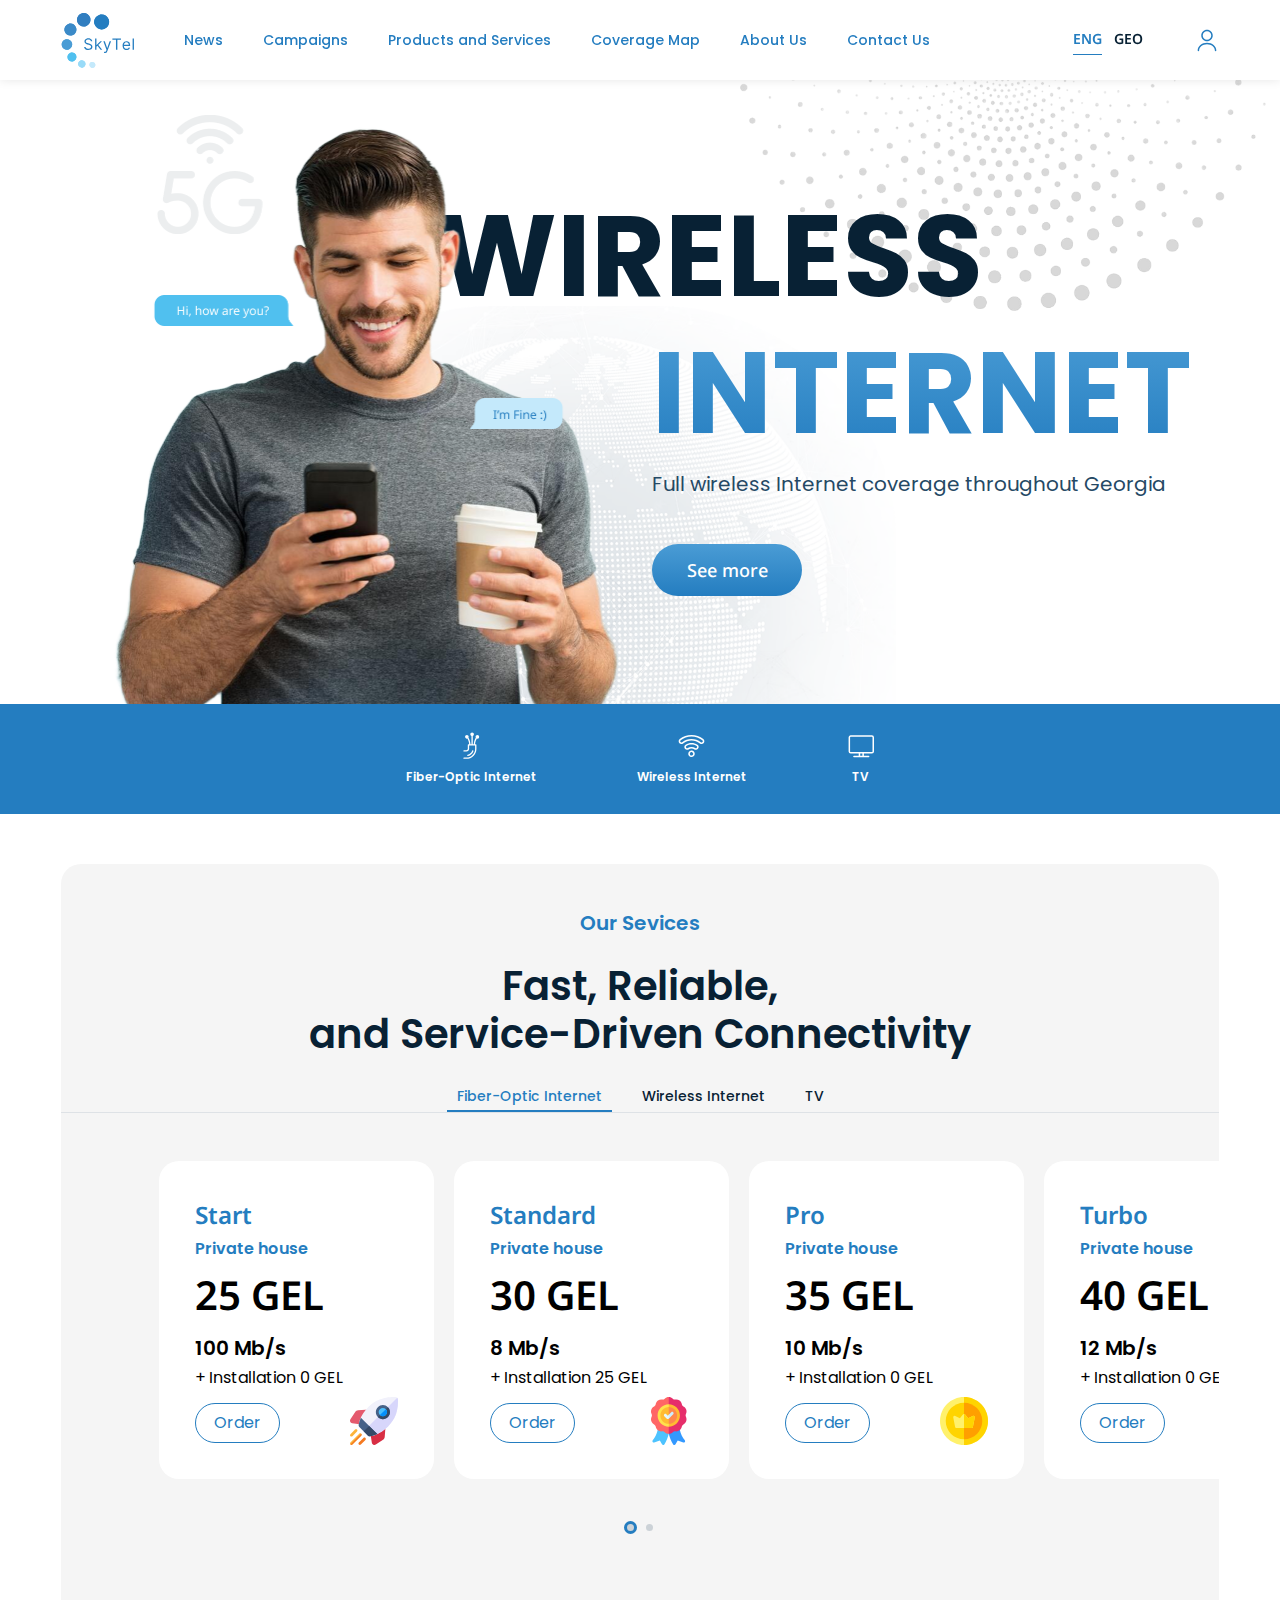
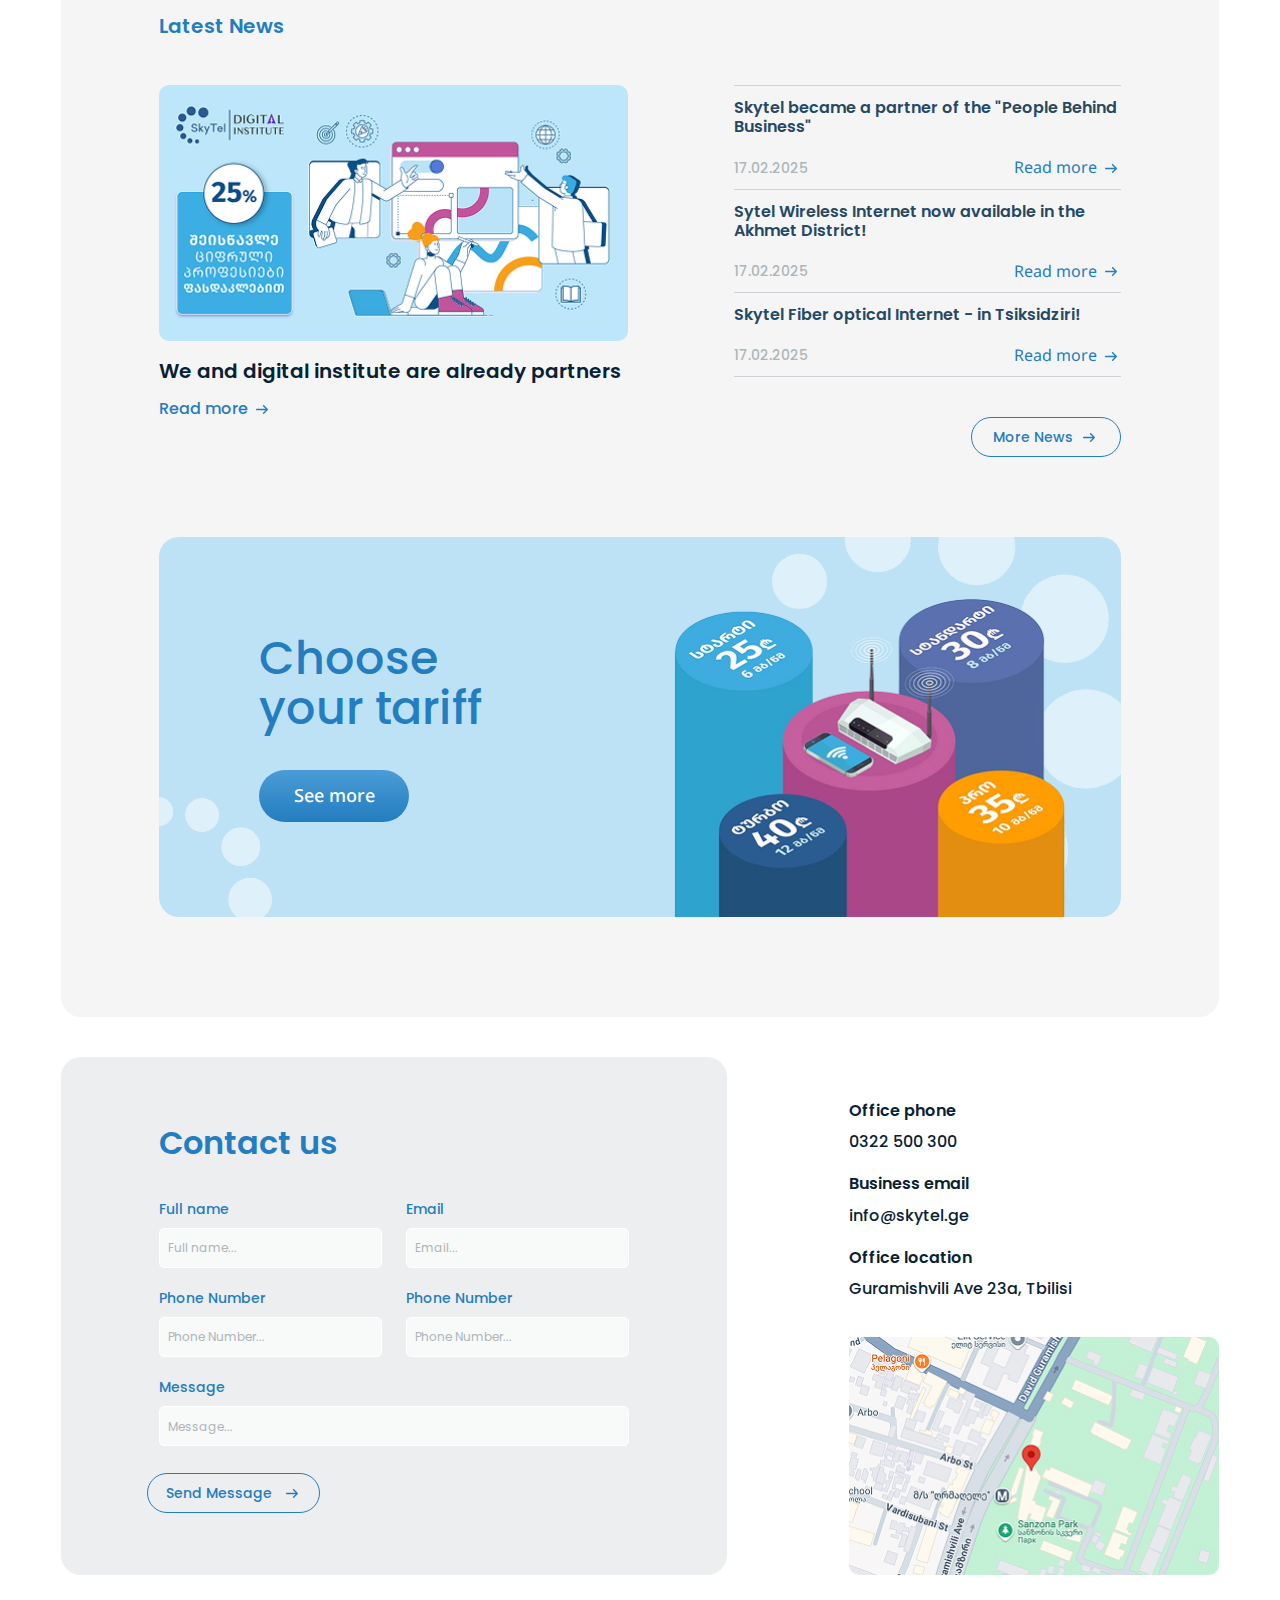
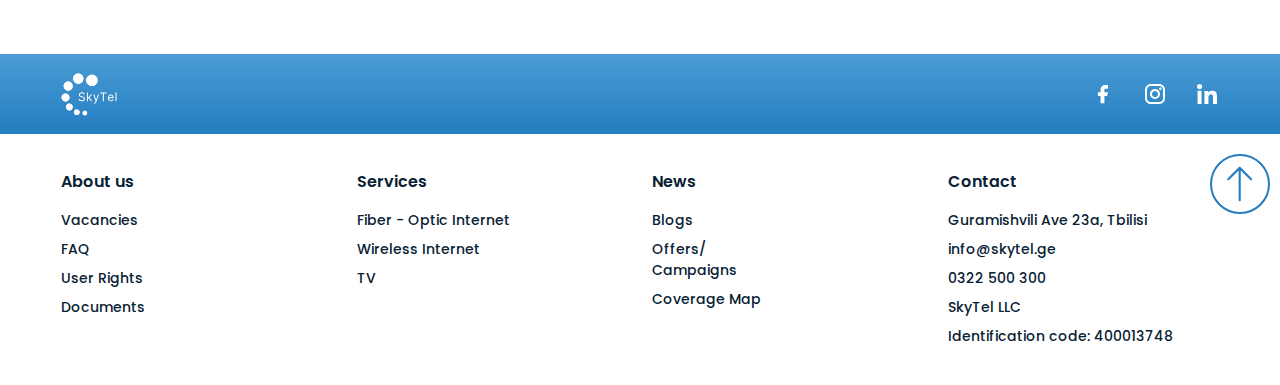
<file: index.html>
<!DOCTYPE html>
<html lang="en">

<head>
    <meta charset="UTF-8">
    <meta http-equiv="X-UA-Compatible" content="IE=edge">
    <meta name="viewport" content="width=device-width, initial-scale=1.0">
    <title>Main</title>
    <link rel="icon" type="image/x-icon" href="/img/favicon.png">
    <link rel="stylesheet" href="css/lib/bootstrap.min.css">
    <link rel="stylesheet" href="https://cdn.jsdelivr.net/npm/swiper@11/swiper-bundle.min.css" />
    <link rel="stylesheet" href="css/style.css">
</head>

<body>
    <header class="header">
        <div class="container">
            <div class="row g-0 align-items-center">
                <div class="header__logo">
                    <a href="#">
                        <img src="img/general/logo.svg" alt="logo">
                    </a>
                </div>
                <div class="header__nav">
                    <ul>
                        <li><a href="#">News</a></li>
                        <li><a href="#">Campaigns</a></li>
                        <li><a href="#">Products and Services</a></li>
                        <li><a href="#">Coverage Map</a></li>
                        <li><a href="#">About Us</a></li>
                        <li><a href="#">Contact Us</a></li>
                    </ul>
                </div>
                <div class="header__rightsect">

                    <div class="header__language">
                        <ul>
                            <li class="active"><a href="#">ENG</a></li>
                            <li><a href="#">GEO</a></li>
                        </ul>
                    </div>
                    <div class="profile">
                        <button>
                            <img src="img/general/user-icon.svg" alt="">
                        </button>
                    </div>
                    <div class="header__burger">
                        <button class="burger burger2"><span></span></button>
                    </div>
                </div>
            </div>
        </div>
    </header>

    <main class="main">
        <section class="herosect">
            <div class="container">
                <div class="row align-items-center">
                    <div class="col-xl-6">
                        <div class="imgwrap">
                            <img class="el31" src="img/main/heroimg.png" alt="img">
                        </div>
                    </div>
                    <div class="col-xl-6 offset-xl-0 col-md-6 offset-md-6">
                        <div class="herosect__descr">
                            <h1>
                                <span class="darktext">Wireless</span>
                                <span class="bluetext">Internet</span>
                            </h1>

                            <p>
                                Full wireless Internet coverage throughout Georgia
                            </p>
                            <a href="#">
                                See more
                            </a>
                        </div>
                    </div>
                </div>
            </div>

            <img class="el1" src="img/main/hero-bgel1.png" alt="img">
            <img class="el2" src="img/main/hero-bgel2.png" alt="img">
            <!-- <img class="el3" src="img/main/heroimg.png" alt="img"> -->
        </section>

        <div class="bluerowserv">
            <div class="container">
                <div class="d-flex flex-wrap justify-content-center">
                    <a href="#" class="bluerowserv__item">
                        <!-- <img src="img/main/ic1.svg" alt="icon"> -->
                        <svg xmlns="http://www.w3.org/2000/svg" width="29" height="28" viewBox="0 0 29 28" fill="none">
                            <path
                                d="M20.3707 3.09484C19.394 3.09484 18.5847 3.89531 18.5847 4.8614C18.5847 5.19263 18.6684 5.46865 18.8358 5.74468C17.9986 6.98679 16.994 9.11219 16.7428 12.2037H15.794V4.00572C16.4637 3.7297 16.9102 3.09484 16.9102 2.34957C16.9102 1.38348 16.1009 0.583008 15.1242 0.583008C14.1474 0.583008 13.3381 1.38348 13.3381 2.34957C13.3381 3.09484 13.8126 3.7297 14.4544 4.00572V12.2037H13.5056C13.2544 9.11219 12.2498 6.98679 11.4126 5.74468C11.5521 5.46865 11.6637 5.19263 11.6637 4.8614C11.6637 3.89531 10.8544 3.09484 9.87768 3.09484C8.90094 3.09484 8.09163 3.89531 8.09163 4.8614C8.09163 5.82749 8.90094 6.62796 9.87768 6.62796C10.0451 6.62796 10.2126 6.60036 10.38 6.54515C11.0777 7.64925 11.9428 9.49862 12.194 12.1761H11.4684C11.1056 12.1761 10.7986 12.4797 10.7986 12.8385V16.8685C10.7986 17.6414 10.1847 18.2486 9.40326 18.2486H7.00326C6.64047 18.2486 6.3335 18.5523 6.3335 18.9111C6.3335 19.2699 6.64047 19.5735 7.00326 19.5735H9.40326C10.9102 19.5735 12.1381 18.359 12.1381 16.8685V13.5286H18.1102V16.8961C18.1102 21.6437 14.2033 25.5081 9.40326 25.5081H7.00326C6.64047 25.5081 6.3335 25.8117 6.3335 26.1705C6.3335 26.5294 6.64047 26.833 7.00326 26.833H9.40326C14.9288 26.833 19.4219 22.389 19.4219 16.9237V12.8661C19.4219 12.5073 19.1149 12.2037 18.7521 12.2037H18.0544C18.3056 9.52623 19.1707 7.64925 19.8684 6.57276C20.0358 6.62796 20.2033 6.65556 20.3707 6.65556C21.3474 6.65556 22.1567 5.85509 22.1567 4.889C22.1567 3.89531 21.3474 3.09484 20.3707 3.09484Z"
                                fill="white" />
                            <path
                                d="M10.8547 24.0171C10.9106 24.0171 10.9385 24.0171 10.9943 23.9895C13.5059 23.4375 15.5989 21.5881 16.4082 19.1591C16.5199 18.8278 16.3245 18.4414 15.9896 18.331C15.6268 18.2206 15.264 18.4138 15.1524 18.745C14.4827 20.7324 12.7803 22.2506 10.7152 22.6922C10.3524 22.775 10.1292 23.1338 10.2129 23.4651C10.2687 23.8239 10.5478 24.0171 10.8547 24.0171Z"
                                fill="white" />
                        </svg>
                        <p>
                            Fiber-Optic Internet
                        </p>
                    </a>
                    <a href="#" class="bluerowserv__item">
                        <!-- <img src="img/main/ic2.svg" alt="icon"> -->
                        <svg xmlns="http://www.w3.org/2000/svg" width="29" height="28" viewBox="0 0 29 28" fill="none">
                            <path
                                d="M20.4231 12.6832C18.6494 11.5621 16.5998 10.9676 14.508 10.9676C12.4163 10.9676 10.3666 11.5621 8.59298 12.6832C8.25671 12.8978 7.97281 13.1866 7.76253 13.5278C7.55225 13.8691 7.42103 14.254 7.3787 14.6538C7.33097 15.0678 7.3765 15.4874 7.51187 15.8811C7.64725 16.2748 7.86897 16.6325 8.16042 16.9273L8.26987 17.038C8.70253 17.4655 9.26547 17.7325 9.86721 17.7956C10.4689 17.8588 11.0741 17.7143 11.5844 17.3857C12.4649 16.8438 13.4759 16.5572 14.5067 16.5572C15.5376 16.5572 16.5485 16.8438 17.4291 17.3857C17.8676 17.6598 18.3727 17.8057 18.8883 17.8072C19.2351 17.8089 19.5788 17.7406 19.8992 17.6062C20.2196 17.4719 20.5102 17.2742 20.754 17.0248L20.8635 16.9142C21.1549 16.6193 21.3766 16.2617 21.512 15.8679C21.6474 15.4742 21.6929 15.0546 21.6452 14.6406C21.6003 14.2424 21.4671 13.8596 21.2555 13.5207C21.0439 13.1817 20.7593 12.8955 20.4231 12.6832ZM19.7456 15.8103L19.6362 15.921C19.4525 16.0983 19.2142 16.2068 18.9611 16.2284C18.708 16.25 18.4552 16.1833 18.2447 16.0395C17.1183 15.3453 15.8246 14.9781 14.5054 14.9781C13.1863 14.9781 11.8926 15.3453 10.7662 16.0395C10.5561 16.1831 10.3037 16.2497 10.051 16.2281C9.79836 16.2065 9.5606 16.0981 9.37731 15.921L9.26787 15.8103C9.14189 15.6834 9.04597 15.5293 8.9873 15.3596C8.92863 15.1899 8.90874 15.0089 8.92912 14.8303C8.9425 14.6624 8.99446 14.4999 9.08086 14.3558C9.16726 14.2118 9.28572 14.0901 9.42682 14.0004C10.9508 13.0384 12.7114 12.5284 14.508 12.5284C16.3047 12.5284 18.0653 13.0384 19.5893 14.0004C19.7272 14.0882 19.8435 14.2068 19.9293 14.3469C20.0151 14.4871 20.0682 14.6452 20.0843 14.8092C20.106 14.9891 20.0867 15.1716 20.028 15.3428C19.9693 15.514 19.8727 15.6694 19.7456 15.7971V15.8103ZM26.2991 7.03752C22.9429 4.34952 18.7818 2.89641 14.5002 2.91721C10.2161 2.89934 6.05379 4.35722 2.69877 7.0507C2.39904 7.2913 2.15273 7.59297 1.97585 7.9361C1.79898 8.27923 1.69548 8.65614 1.6721 9.04236C1.64747 9.43315 1.70433 9.82481 1.839 10.192C1.97366 10.5591 2.18313 10.8936 2.45383 11.1736C2.92526 11.6616 3.55828 11.9565 4.23149 12.0017C4.90471 12.0469 5.57074 11.8393 6.10188 11.4186C8.50512 9.54685 11.4535 8.5318 14.4872 8.5318C17.5209 8.5318 20.4693 9.54685 22.8725 11.4186C23.3999 11.8355 24.0599 12.0429 24.7281 12.0017C25.3963 11.9604 26.0264 11.6734 26.4997 11.1947L26.5258 11.171C26.8012 10.8918 27.0151 10.5569 27.1535 10.1882C27.2918 9.81955 27.3514 9.42545 27.3283 9.03182C27.3052 8.64491 27.2015 8.2673 27.0241 7.92365C26.8468 7.58001 26.5997 7.27806 26.2991 7.03752ZM25.4209 10.0487L25.3975 10.0724C25.1944 10.28 24.9229 10.4049 24.6346 10.4234C24.3463 10.4418 24.0614 10.3526 23.834 10.1725C21.1543 8.08478 17.8664 6.95256 14.4833 6.95256C11.1002 6.95256 7.81227 8.08478 5.13254 10.1725C4.90421 10.3516 4.61875 10.4395 4.33047 10.4196C4.04219 10.3997 3.77121 10.2733 3.56909 10.0645C3.45134 9.94314 3.36011 9.79811 3.30131 9.63882C3.24251 9.47953 3.21744 9.30953 3.22773 9.13983C3.23658 8.97466 3.28021 8.81331 3.35571 8.66656C3.4312 8.51981 3.53682 8.39105 3.6655 8.2889C6.74606 5.8172 10.5675 4.48011 14.5002 4.49789C18.4308 4.47771 22.2511 5.81101 25.3323 8.27836C25.4615 8.38069 25.5674 8.50984 25.6429 8.65709C25.7184 8.80434 25.7618 8.96627 25.7701 9.13193C25.7784 9.30092 25.7517 9.4698 25.6915 9.6277C25.6314 9.7856 25.5392 9.92902 25.4209 10.0487ZM14.5002 25.0836C15.2496 25.0836 15.9757 24.8208 16.5549 24.3401C17.1341 23.8594 17.5305 23.1906 17.6767 22.4475C17.8228 21.7045 17.7095 20.9332 17.3562 20.2651C17.0029 19.597 16.4314 19.0734 15.7391 18.7835C15.0468 18.4936 14.2764 18.4555 13.5594 18.6754C12.8423 18.8954 12.2229 19.36 11.8066 19.9899C11.3904 20.6199 11.203 21.3763 11.2765 22.1302C11.3501 22.8842 11.6799 23.589 12.2098 24.1247C12.5098 24.4298 12.8667 24.6717 13.2599 24.8363C13.6531 25.0009 14.0747 25.085 14.5002 25.0836ZM13.3146 20.605C13.5886 20.3277 13.9492 20.1549 14.335 20.1163C14.7209 20.0776 15.108 20.1755 15.4305 20.3931C15.753 20.6108 15.9908 20.9348 16.1034 21.3098C16.2161 21.6849 16.1966 22.0879 16.0482 22.4501C15.8999 22.8123 15.6319 23.1112 15.29 23.296C14.948 23.4807 14.5533 23.5399 14.173 23.4633C13.7927 23.3868 13.4505 23.1793 13.2046 22.8761C12.9588 22.573 12.8245 22.1931 12.8247 21.8011C12.8263 21.5797 12.8711 21.3608 12.9565 21.1569C13.0419 20.953 13.1663 20.7682 13.3224 20.6129L13.3146 20.605Z"
                                fill="white" />
                        </svg>
                        <p>
                            Wireless Internet
                        </p>
                    </a>
                    <a href="#" class="bluerowserv__item">
                        <!-- <img src="img/main/ic3.svg" alt="icon"> -->
                        <svg xmlns="http://www.w3.org/2000/svg" width="28" height="28" viewBox="0 0 28 28" fill="none">
                            <path class="strokecolor"
                                d="M6.93286 24.4997H21.6508M12.4521 20.7876V24.4997M16.1316 20.7876V24.4997M3.7133 20.7876H24.8704C25.632 20.7876 26.2502 20.1639 26.2502 19.3955V5.47505C26.2502 4.70664 25.632 4.08301 24.8704 4.08301H3.7133C2.95165 4.08301 2.3335 4.70664 2.3335 5.47505V19.3955C2.3335 20.1639 2.95165 20.7876 3.7133 20.7876Z"
                                stroke="white" stroke-width="1.5" stroke-linecap="round" stroke-linejoin="round" />
                        </svg>
                        <p>
                            TV
                        </p>
                    </a>
                </div>
            </div>
        </div>

        <section class="sectgroup">
            <div class="container">
                <div class="greysect">
                    <div class="ourservsect">
                        <div class="ourservsect__header">
                            <p class="sect-subtitle text-center">Our Sevices</p>
                            <h2 class="text-center">
                                Fast, Reliable,<br>
                                and Service-Driven Connectivity
                            </h2>
                        </div>
                        <div class="tabswrapper">
                            <ul class="nav nav-tabs" id="myTab" role="tablist">
                                <li class="nav-item" role="presentation">
                                    <button class="nav-link active" id="fiber-tab" data-bs-toggle="tab"
                                        data-bs-target="#fiber-tab-pane" type="button" role="tab"
                                        aria-controls="fiber-tab-pane" aria-selected="true">Fiber-Optic
                                        Internet</button>
                                </li>
                                <li class="nav-item" role="presentation">
                                    <button class="nav-link" id="wireless-tab" data-bs-toggle="tab"
                                        data-bs-target="#wireless-tab-pane" type="button" role="tab"
                                        aria-controls="wireless-tab-pane" aria-selected="false">Wireless
                                        Internet</button>
                                </li>
                                <li class="nav-item" role="presentation">
                                    <button class="nav-link" id="tv-tab" data-bs-toggle="tab"
                                        data-bs-target="#tv-tab-pane" type="button" role="tab"
                                        aria-controls="tv-tab-pane" aria-selected="false">TV</button>
                                </li>
                            </ul>
                            <div class="tab-content" id="myTabContent">
                                <div class="tab-pane fade show active" id="fiber-tab-pane" role="tabpanel"
                                    aria-labelledby="fiber-tab" tabindex="0">
                                    <div class="swiper mySwiper1 perviewauto">
                                        <div class="swiper-wrapper">
                                            <div class="swiper-slide">
                                                <a href="#" class="srvslidewrap">
                                                    <p class="tar">Start</p>
                                                    <p class="name">Private house</p>
                                                    <p class="title">25 GEL</p>
                                                    <p>
                                                        100 Mb/s
                                                        <span>+ Installation 0 GEL</span>
                                                    </p>
                                                    <span class="btn">
                                                        Order
                                                    </span>
                                                    <div class="icbot">
                                                        <img src="img/main/serv3.svg" alt="icon">
                                                    </div>
                                                </a>
                                            </div>
                                            <div class="swiper-slide">
                                                <a href="#" class="srvslidewrap">
                                                    <p class="tar">Standard</p>
                                                    <p class="name">Private house</p>
                                                    <p class="title">30 GEL</p>
                                                    <p>
                                                        8 Mb/s
                                                        <span>+ Installation 25 GEL</span>
                                                    </p>
                                                    <span class="btn">
                                                        Order
                                                    </span>
                                                    <div class="icbot">
                                                        <img src="img/main/serv4.svg" alt="icon">
                                                    </div>
                                                </a>
                                            </div>
                                            <div class="swiper-slide">
                                                <a href="#" class="srvslidewrap">
                                                    <p class="tar">Pro</p>
                                                    <p class="name">Private house</p>
                                                    <p class="title">35 GEL</p>
                                                    <p>
                                                        10 Mb/s
                                                        <span>+ Installation 0 GEL</span>
                                                    </p>
                                                    <span class="btn">
                                                        Order
                                                    </span>
                                                    <div class="icbot">
                                                        <img src="img/main/serv5.svg" alt="icon">
                                                    </div>
                                                </a>
                                            </div>
                                            <div class="swiper-slide">
                                                <a href="#" class="srvslidewrap">
                                                    <p class="tar">Turbo</p>
                                                    <p class="name">Private house</p>
                                                    <p class="title">40 GEL</p>
                                                    <p>
                                                        12 Mb/s
                                                        <span>+ Installation 0 GEL</span>
                                                    </p>
                                                    <span class="btn">
                                                        Order
                                                    </span>
                                                    <div class="icbot">
                                                        <img src="img/products/turbo.svg" alt="icon">
                                                    </div>
                                                </a>
                                            </div>
                                        </div>
                                        <div class="bottom-row">
                                            <div class="swiper-pagination"></div>
                                        </div>
                                    </div>
                                </div>
                                <div class="tab-pane fade" id="wireless-tab-pane" role="tabpanel"
                                    aria-labelledby="wireless-tab" tabindex="0">
                                    <div class="swiper mySwiper1 perviewauto">
                                        <div class="swiper-wrapper">
                                            <div class="swiper-slide">
                                                <a href="#" class="srvslidewrap">
                                                    <p class="tar">Turbo</p>
                                                    <p class="title">40 GEL</p>
                                                    <p>
                                                        50 Mb/s
                                                        <span>+ Installation 0 GEL</span>
                                                    </p>
                                                    <span class="btn">
                                                        Order
                                                    </span>
                                                    <div class="ictop">
                                                        <img src="img/main/serv2.svg" alt="icon">
                                                    </div>
                                                    <div class="icbot">
                                                        <img src="img/products/turbo.svg" alt="icon">
                                                    </div>
                                                </a>
                                            </div>
                                            <div class="swiper-slide">
                                                <a href="#" class="srvslidewrap">
                                                    <p class="tar">Max</p>
                                                    <p class="title">25 GEL</p>
                                                    <p>
                                                        100 Mb/s
                                                        <span>+ Installation 25 GEL</span>
                                                    </p>
                                                    <span class="btn">
                                                        Order
                                                    </span>
                                                    <div class="ictop">
                                                        <img src="img/main/serv2.svg" alt="icon">
                                                    </div>
                                                    <div class="icbot">
                                                        <img src="img/products/max.svg" alt="icon">
                                                    </div>
                                                </a>
                                            </div>
                                        </div>
                                        <div class="bottom-row">
                                            <div class="swiper-pagination"></div>
                                        </div>
                                    </div>
                                </div>
                                <div class="tab-pane fade" id="tv-tab-pane" role="tabpanel" aria-labelledby="tv-tab"
                                    tabindex="0">
                                    <div class="swiper mySwiper1 perviewauto">
                                        <div class="swiper-wrapper">
                                            <div class="swiper-slide">
                                                <a href="#" class="srvslidewrap">
                                                    <p class="tar">Basic</p>
                                                    <p class="name">IPTV</p>
                                                    <p class="title">11 GEL</p>
                                                    <p class="speed">
                                                        <span>
                                                            Installation 75 GEL
                                                        </span>
                                                    </p>
                                                    <span class="btn" data-bs-toggle="modal"
                                                        data-bs-target="#productsModal">
                                                        More
                                                    </span>
                                                    <div class="icbot">
                                                        <img src="img/products/basic-tv.png" alt="icon">
                                                    </div>
                                                </a>
                                            </div>
                                            <div class="swiper-slide">
                                                <a href="#" class="srvslidewrap">
                                                    <p class="tar">Standard</p>
                                                    <p class="name">IPTV</p>
                                                    <p class="title">17 GEL</p>
                                                    <p class="speed">
                                                        <span>
                                                            Installation 75 GEL
                                                        </span>
                                                    </p>
                                                    <span class="btn" data-bs-toggle="modal"
                                                        data-bs-target="#productsModal">
                                                        More
                                                    </span>
                                                    <div class="icbot">
                                                        <img src="img/main/serv4.svg" alt="icon">
                                                    </div>
                                                </a>
                                            </div>
                                            <div class="swiper-slide">
                                                <a href="#" class="srvslidewrap">
                                                    <p class="tar">Premium</p>
                                                    <p class="name">IPTV</p>
                                                    <p class="title">19 GEL</p>
                                                    <p class="speed">
                                                        <span>
                                                            Installation 75 GEL
                                                        </span>
                                                    </p>
                                                    <span class="btn" data-bs-toggle="modal"
                                                        data-bs-target="#productsModal">
                                                        More
                                                    </span>
                                                    <div class="icbot">
                                                        <img src="img/products/premium-tv.png" alt="icon">
                                                    </div>
                                                </a>
                                            </div>
                                            <div class="swiper-slide">
                                                <a href="#" class="srvslidewrap">
                                                    <p class="tar">Setanta Sports</p>
                                                    <p class="name">Thematic</p>
                                                    <p class="title">5 GEL</p>
                                                    <p class="speed">
                                                        <span>
                                                            Installation 0 GEL
                                                        </span>
                                                    </p>
                                                    <span class="btn" data-bs-toggle="modal"
                                                        data-bs-target="#productsModal">
                                                        More
                                                    </span>
                                                    <div class="icbot">
                                                        <img src="img/products/sports.svg" alt="icon">
                                                    </div>
                                                </a>
                                            </div>
                                        </div>
                                        <div class="bottom-row">
                                            <div class="swiper-pagination"></div>
                                        </div>
                                    </div>
                                </div>
                            </div>
                        </div>
                    </div>

                    <div class="latest-news">
                        <p class="sect-subtitle">Latest News</p>
                        <div class="row">
                            <div class="col-xl-6 col-lg-6">
                                <a href="#" class="latnewbig">
                                    <div class="imgwrap">
                                        <img src="img/main/img1.jpg" alt="img">
                                    </div>
                                    <div class="descr">
                                        <h5>We and digital institute are already partners</h5>
                                        <span class="link">
                                            Read more
                                            <img src="img/main/link-arrow.svg" alt="img">
                                        </span>
                                    </div>
                                </a>
                            </div>
                            <div class="col-xl-5 offset-xl-1  col-lg-6">
                                <div class="latnewlist">
                                    <a href="#" class="latnewlist__item">
                                        <h6>
                                            Skytel became a partner of the "People Behind Business"
                                        </h6>
                                        <div class="latnewlist__itembott">
                                            <p>17.02.2025</p>
                                            <span>
                                                Read more
                                                <img src="img/main/link-arrow.svg" alt="img">
                                            </span>
                                        </div>
                                    </a>
                                    <a href="#" class="latnewlist__item">
                                        <h6>
                                            Sytel Wireless Internet now available in the Akhmet District!
                                        </h6>
                                        <div class="latnewlist__itembott">
                                            <p>17.02.2025</p>
                                            <span>
                                                Read more
                                                <img src="img/main/link-arrow.svg" alt="img">
                                            </span>
                                        </div>
                                    </a>
                                    <a href="#" class="latnewlist__item">
                                        <h6>
                                            Skytel Fiber optical Internet - in Tsiksidziri!
                                        </h6>
                                        <div class="latnewlist__itembott">
                                            <p>17.02.2025</p>
                                            <span>
                                                Read more
                                                <img src="img/main/link-arrow.svg" alt="img">
                                            </span>
                                        </div>
                                    </a>
                                </div>
                                <div class="text-end">
                                    <a href="#" class="moremews">
                                        More News
                                        <!-- <img src="img/main/link-arrow.svg" alt="img"> -->
                                        <svg xmlns="http://www.w3.org/2000/svg" width="20" height="20"
                                            viewBox="0 0 20 20" fill="none">
                                            <path
                                                d="M11.1265 7.22553C11.0585 7.16074 11.0039 7.0826 10.9661 6.99579C10.9283 6.90897 10.9079 6.81525 10.9063 6.72022C10.9046 6.6252 10.9217 6.5308 10.9565 6.44268C10.9914 6.35455 11.0432 6.2745 11.1089 6.20729C11.1747 6.14009 11.253 6.08711 11.3392 6.05151C11.4254 6.01591 11.5178 5.99843 11.6107 6.00011C11.7037 6.00179 11.7954 6.02259 11.8803 6.06127C11.9652 6.09995 12.0416 6.15572 12.105 6.22526L15.7975 9.99987C15.9272 10.1326 16 10.3124 16 10.5C16 10.6876 15.9272 10.8674 15.7975 11.0001L12.105 14.7747C12.0416 14.8443 11.9652 14.9001 11.8803 14.9387C11.7954 14.9774 11.7037 14.9982 11.6107 14.9999C11.5178 15.0016 11.4254 14.9841 11.3392 14.9485C11.253 14.9129 11.1747 14.8599 11.1089 14.7927C11.0432 14.7255 10.9914 14.6454 10.9565 14.5573C10.9217 14.4692 10.9046 14.3748 10.9063 14.2798C10.9079 14.1847 10.9283 14.091 10.9661 14.0042C11.0039 13.9174 11.0585 13.8393 11.1265 13.7745L13.6374 11.2077H4.69234C4.50872 11.2077 4.33262 11.1332 4.20278 11.0004C4.07294 10.8677 4 10.6877 4 10.5C4 10.3123 4.07294 10.1323 4.20278 9.99955C4.33262 9.86683 4.50872 9.79226 4.69234 9.79226H13.6374L11.1265 7.22553Z"
                                                fill="#247DC0" />
                                        </svg>
                                    </a>
                                </div>
                            </div>
                        </div>
                    </div>

                    <div class="chooseyourtariff">
                        <div class="chooseyourtariff-wrap">
                            <div class="row">
                                <div class="col-xl-6">
                                    <div class="chooseyourtariff__descr">
                                        <h2>
                                            Choose <br>
                                            your tariff
                                        </h2>
                                        <a href="#">See more</a>
                                    </div>
                                </div>
                            </div>


                            <img class="bgel1" src="img/main/bgel1.png" alt="img">
                            <img class="bgel2" src="img/main/bgel2.png" alt="img">
                            <img class="bgel3" src="img/main/img2.png" alt="img">
                        </div>
                    </div>
                </div>
            </div>
        </section>

        <section class="contactsection">
            <div class="container">
                <div class="row">
                    <div class="col-xl-7 col-lg-6">
                        <div class="contactsection__form">
                            <p class="title">Contact us</p>
                            <form action="#">
                                <div class="row">
                                    <div class="col-md-6">
                                        <div class="inputfield">
                                            <label for="name">Full name</label>
                                            <input type="text" placeholder="Full name..." id="name">
                                        </div>
                                    </div>
                                    <div class="col-md-6">
                                        <div class="inputfield">
                                            <label for="email">Email</label>
                                            <input type="email" placeholder="Email..." id="email">
                                        </div>
                                    </div>
                                    <div class="col-md-6">
                                        <div class="inputfield">
                                            <label for="tel">Phone Number</label>
                                            <input type="number" placeholder="Phone Number..." id="tel">
                                        </div>
                                    </div>
                                    <div class="col-md-6">
                                        <div class="inputfield">
                                            <label for="tel1">Phone Number</label>
                                            <input type="number" placeholder="Phone Number..." id="tel1">
                                        </div>
                                    </div>
                                    <div class="col-12">
                                        <div class="inputfield">
                                            <label for="message">Message</label>
                                            <textarea id="message" placeholder="Message..."></textarea>
                                        </div>
                                    </div>
                                    <button type="submit" class="submbtn">
                                        Send Message
                                        <img src="img/main/link-arrow.svg" alt="img">
                                    </button>
                                </div>
                            </form>
                        </div>
                    </div>
                    <div class="col-xl-4 col-lg-6 offset-xl-1">
                        <div class="contactsection__info">
                            <ul>
                                <li>
                                    <p>
                                        Office phone
                                    </p>
                                    <a href="tel:0322500300">0322 500 300</a>
                                </li>
                                <li>
                                    <p>
                                        Business email
                                    </p>
                                    <a href="email:info@skytel.ge">info@skytel.ge</a>
                                </li>
                                <li>
                                    <p>
                                        Office location
                                    </p>
                                    <a href="#">Guramishvili Ave 23a, Tbilisi</a>
                                </li>
                            </ul>
                            <a target="_blank"
                                href="https://www.google.com/maps/place/23+Guramishvili+Ave,+T'bilisi,+%D0%93%D1%80%D1%83%D0%B7%D1%96%D1%8F/@41.7562241,44.7851005,17z/data=!3m1!4b1!4m5!3m4!1s0x40447281dff32dc9:0xff9ffcb80f3f0368!8m2!3d41.7562201!4d44.7876754?entry=ttu&g_ep=EgoyMDI1MDMxMi4wIKXMDSoASAFQAw%3D%3D"
                                class="contactsection__map">
                                <img src="img/main/map.jpg" alt="img">
                            </a>
                        </div>
                    </div>
                </div>
            </div>
        </section>
    </main>

    <footer class="footer">
        <div class="footer__topline">
            <div class="container">
                <div class="d-flex">
                    <a href="#" class="footer__logo"><img src="img/general/logo-footer.svg" alt="logo"></a>
                    <ul>
                        <li>
                            <a href="#" target="_blank">
                                <svg xmlns="http://www.w3.org/2000/svg" width="24" height="25" viewBox="0 0 24 25"
                                    fill="none">
                                    <path
                                        d="M14.2 2.92969C12.9734 2.92969 11.797 3.41696 10.9296 4.28432C10.0623 5.15167 9.575 6.32806 9.575 7.55469V10.1297H7.1C6.976 10.1297 6.875 10.2297 6.875 10.3547V13.7547C6.875 13.8787 6.975 13.9797 7.1 13.9797H9.575V20.9547C9.575 21.0787 9.675 21.1797 9.8 21.1797H13.2C13.324 21.1797 13.425 21.0797 13.425 20.9547V13.9797H15.922C16.025 13.9797 16.115 13.9097 16.14 13.8097L16.99 10.4097C16.9984 10.3765 16.9991 10.3419 16.992 10.3084C16.985 10.2749 16.9704 10.2435 16.9494 10.2165C16.9283 10.1895 16.9014 10.1676 16.8707 10.1526C16.84 10.1375 16.8062 10.1297 16.772 10.1297H13.425V7.55469C13.425 7.45291 13.445 7.35214 13.484 7.25811C13.5229 7.16408 13.58 7.07864 13.652 7.00668C13.724 6.93471 13.8094 6.87763 13.9034 6.83868C13.9974 6.79973 14.0982 6.77969 14.2 6.77969H16.8C16.924 6.77969 17.025 6.67969 17.025 6.55469V3.15469C17.025 3.03069 16.925 2.92969 16.8 2.92969H14.2Z"
                                        fill="white" />
                                </svg>
                            </a>
                        </li>
                        <li>
                            <a href="#" target="_blank">
                                <svg xmlns="http://www.w3.org/2000/svg" width="24" height="25" viewBox="0 0 24 25"
                                    fill="none">
                                    <path
                                        d="M7.8 2.05469H16.2C19.4 2.05469 22 4.65469 22 7.85469V16.2547C22 17.7929 21.3889 19.2682 20.3012 20.3559C19.2135 21.4436 17.7383 22.0547 16.2 22.0547H7.8C4.6 22.0547 2 19.4547 2 16.2547V7.85469C2 6.31643 2.61107 4.84118 3.69878 3.75347C4.78649 2.66576 6.26174 2.05469 7.8 2.05469ZM7.6 4.05469C6.64522 4.05469 5.72955 4.43397 5.05442 5.1091C4.37928 5.78423 4 6.69991 4 7.65469V16.4547C4 18.4447 5.61 20.0547 7.6 20.0547H16.4C17.3548 20.0547 18.2705 19.6754 18.9456 19.0003C19.6207 18.3251 20 17.4095 20 16.4547V7.65469C20 5.66469 18.39 4.05469 16.4 4.05469H7.6ZM17.25 5.55469C17.5815 5.55469 17.8995 5.68638 18.1339 5.9208C18.3683 6.15522 18.5 6.47317 18.5 6.80469C18.5 7.13621 18.3683 7.45415 18.1339 7.68857C17.8995 7.92299 17.5815 8.05469 17.25 8.05469C16.9185 8.05469 16.6005 7.92299 16.3661 7.68857C16.1317 7.45415 16 7.13621 16 6.80469C16 6.47317 16.1317 6.15522 16.3661 5.9208C16.6005 5.68638 16.9185 5.55469 17.25 5.55469ZM12 7.05469C13.3261 7.05469 14.5979 7.58147 15.5355 8.51915C16.4732 9.45684 17 10.7286 17 12.0547C17 13.3808 16.4732 14.6525 15.5355 15.5902C14.5979 16.5279 13.3261 17.0547 12 17.0547C10.6739 17.0547 9.40215 16.5279 8.46447 15.5902C7.52678 14.6525 7 13.3808 7 12.0547C7 10.7286 7.52678 9.45684 8.46447 8.51915C9.40215 7.58147 10.6739 7.05469 12 7.05469ZM12 9.05469C11.2044 9.05469 10.4413 9.37076 9.87868 9.93337C9.31607 10.496 9 11.259 9 12.0547C9 12.8503 9.31607 13.6134 9.87868 14.176C10.4413 14.7386 11.2044 15.0547 12 15.0547C12.7956 15.0547 13.5587 14.7386 14.1213 14.176C14.6839 13.6134 15 12.8503 15 12.0547C15 11.259 14.6839 10.496 14.1213 9.93337C13.5587 9.37076 12.7956 9.05469 12 9.05469Z"
                                        fill="white" />
                                </svg>
                            </a>
                        </li>
                        <li>
                            <a href="#" target="_blank">
                                <svg xmlns="http://www.w3.org/2000/svg" width="24" height="25" viewBox="0 0 24 25"
                                    fill="none">
                                    <path fill-rule="evenodd" clip-rule="evenodd"
                                        d="M9.429 9.02369H13.143V10.8737C13.678 9.80969 15.05 8.85369 17.111 8.85369C21.062 8.85369 22 10.9717 22 14.8577V22.0547H18V15.7427C18 13.5297 17.465 12.2817 16.103 12.2817C14.214 12.2817 13.429 13.6267 13.429 15.7417V22.0547H9.429V9.02369ZM2.57 21.8847H6.57V8.85369H2.57V21.8847ZM7.143 4.60469C7.14315 4.93996 7.07666 5.27192 6.94739 5.58128C6.81812 5.89063 6.62865 6.1712 6.39 6.40669C6.15064 6.64481 5.86671 6.83343 5.55442 6.96177C5.24214 7.09012 4.90763 7.15567 4.57 7.15469C3.8896 7.15316 3.23691 6.88497 2.752 6.40769C2.5143 6.17133 2.32553 5.89043 2.1965 5.58106C2.06746 5.27168 2.00069 4.9399 2 4.60469C2 3.92769 2.27 3.27969 2.753 2.80169C3.2367 2.32257 3.89018 2.05406 4.571 2.05469C5.253 2.05469 5.907 2.32369 6.39 2.80169C6.873 3.27969 7.143 3.92769 7.143 4.60469Z"
                                        fill="white" />
                                </svg>
                            </a>
                        </li>
                    </ul>
                </div>
            </div>
        </div>
        <div class="footer__content">
            <div class="container">
                <div class="row">
                    <div class="col-lg-3 col-md-3 col-sm-6 col-6">
                        <div class="footer__list">
                            <p class="title">About us</p>
                            <ul>
                                <li><a href="#">Vacancies</a></li>
                                <li><a href="#">FAQ</a></li>
                                <li><a href="#">User Rights</a></li>
                                <li><a href="#">Documents</a></li>
                            </ul>
                        </div>
                    </div>
                    <div class="col-lg-3 col-md-3 col-sm-6 col-6">
                        <div class="footer__list">
                            <p class="title">Services</p>
                            <ul>
                                <li><a href="#">Fiber - Optic Internet</a></li>
                                <li><a href="#">Wireless Internet</a></li>
                                <li><a href="#">TV</a></li>
                            </ul>
                        </div>
                    </div>
                    <div class="col-lg-3 col-md-3 col-sm-6 col-6">
                        <div class="footer__list">
                            <p class="title">News</p>
                            <ul>
                                <li><a href="#">Blogs</a></li>
                                <li><a href="#">Offers/<br>Campaigns</a></li>
                                <li><a href="#">Coverage Map</a></li>
                            </ul>
                        </div>
                    </div>
                    <div class="col-lg-3 col-md-3 col-sm-6 col-6">
                        <div class="footer__list">
                            <p class="title">Contact</p>
                            <ul>
                                <li><a href="#">Guramishvili Ave 23a, Tbilisi</a></li>
                                <li><a href="mailto:info@skytel.ge">info@skytel.ge</a></li>
                                <li><a href="tel:0322 500 300">0322 500 300</a></li>
                                <li>SkyTel LLC</li>
                                <li>Identification code: 400013748</li>
                            </ul>
                        </div>
                    </div>
                </div>
            </div>
        </div>

        <button class="totop">
            <svg xmlns="http://www.w3.org/2000/svg" width="60" height="60" viewBox="0 0 60 60" fill="none">
                <rect x="1" y="1" width="58" height="58" rx="29" fill="white" />
                <rect class="border" x="1" y="1" width="58" height="58" rx="29" stroke="#247DC0" stroke-width="2" />
                <path
                    d="M30.4305 13.0752L41.8658 24.5105C42.2816 24.9262 42.2816 25.6004 41.8658 26.0162C41.45 26.432 40.7759 26.432 40.3601 26.0162L30.7425 16.3986L30.7424 46.1719C30.7424 46.466 30.6233 46.7321 30.4306 46.9248C30.2379 47.1175 29.9717 47.2366 29.6777 47.2367C29.0896 47.2367 28.6129 46.76 28.6129 46.1719L28.613 16.3984L18.9952 26.0162C18.5794 26.432 17.9053 26.432 17.4895 26.0162C17.0737 25.6004 17.0737 24.9263 17.4895 24.5105L28.9248 13.0752C29.3406 12.6594 30.0148 12.6594 30.4305 13.0752Z"
                    fill="#247DC0" />
            </svg>
        </button>
    </footer>
</body>

<script src="js/lib/jquery.js"></script>
<script src="js/lib/bootstrap.min.js"></script>
<script src="https://cdn.jsdelivr.net/npm/swiper@11/swiper-bundle.min.js"></script>
<script src="js/main.js"></script>

</html>
</file>
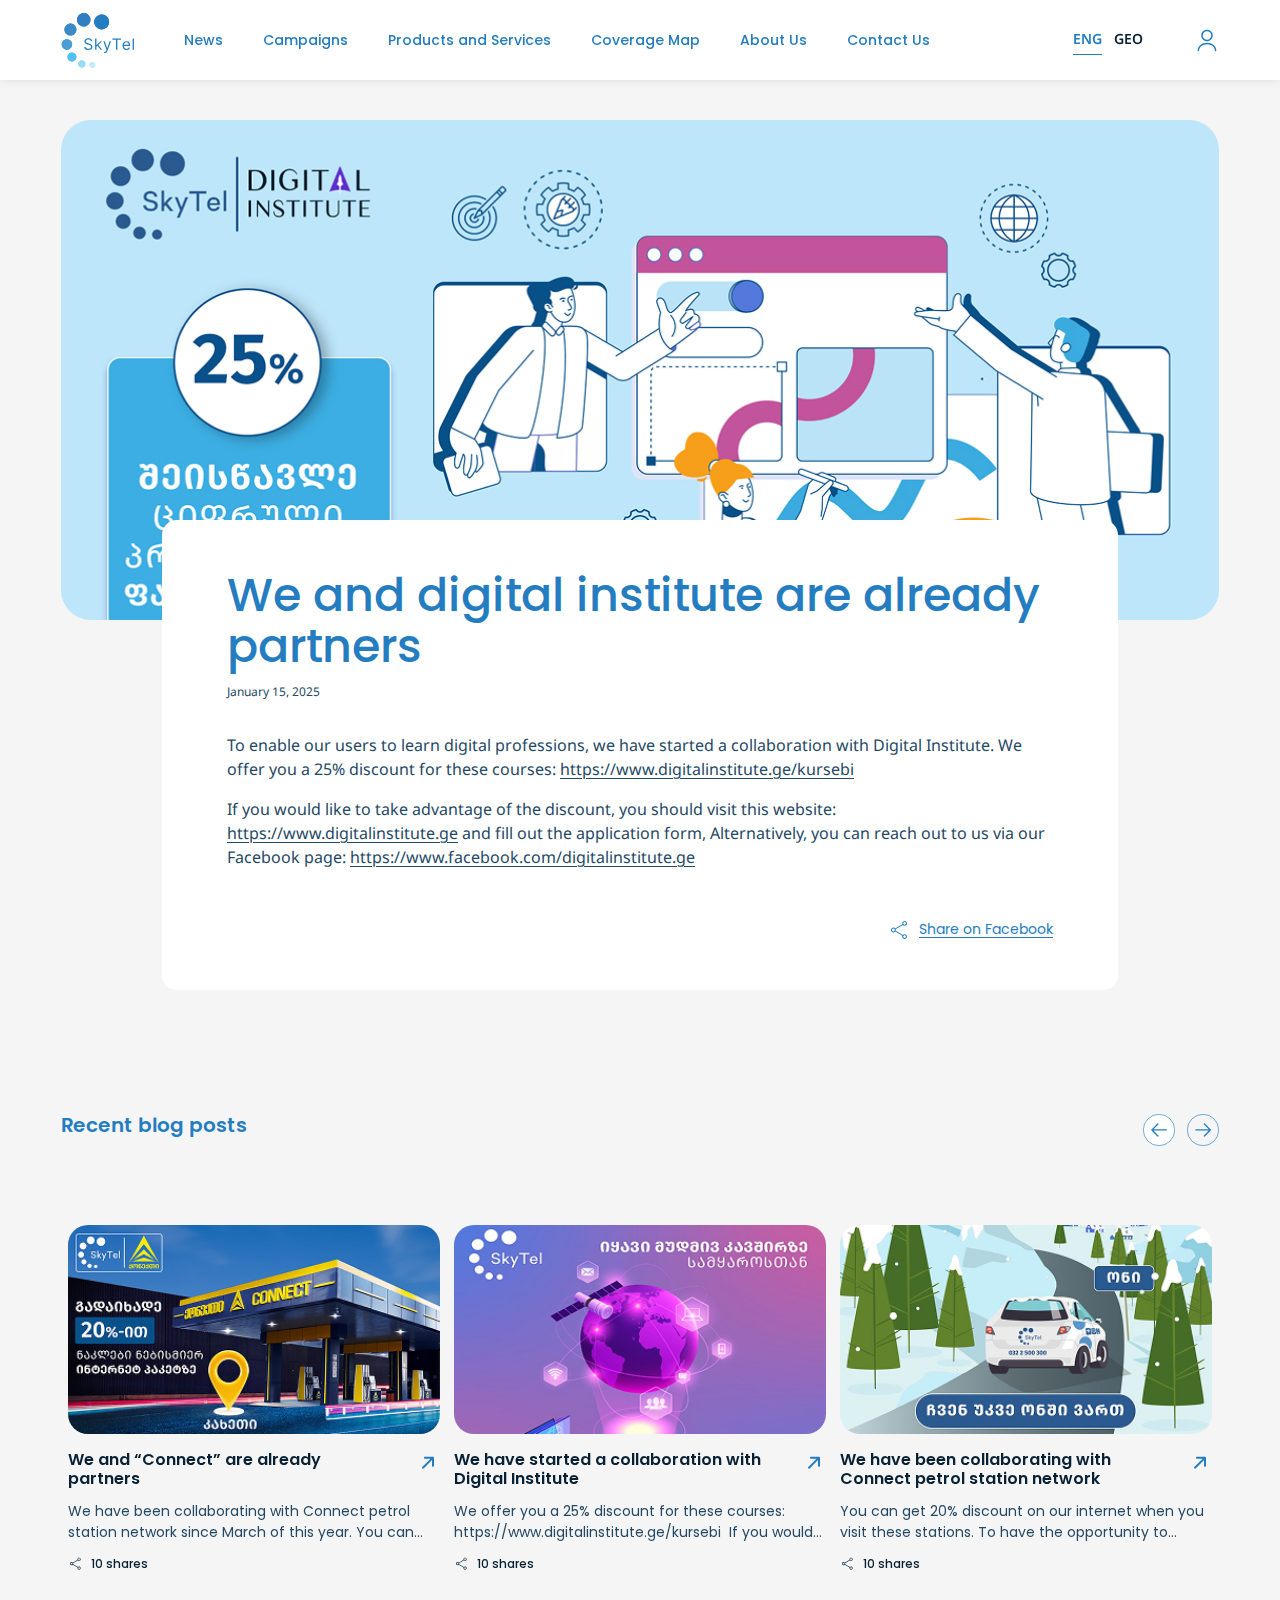
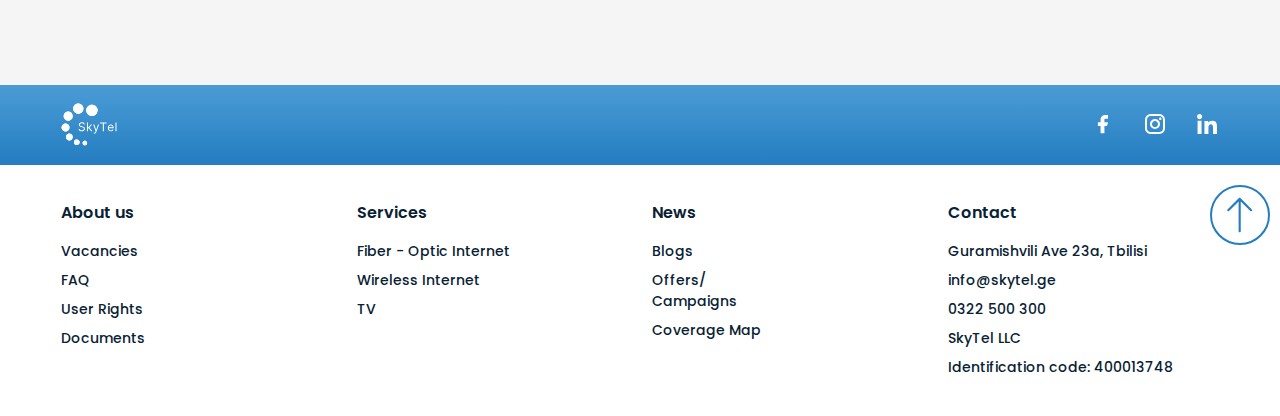
<file: blog-single.html>
<!DOCTYPE html>
<html lang="en">

<head>
    <meta charset="UTF-8">
    <meta http-equiv="X-UA-Compatible" content="IE=edge">
    <meta name="viewport" content="width=device-width, initial-scale=1.0">
    <title>Blog post</title>
    <link rel="icon" type="image/x-icon" href="/img/favicon.png">
    <link rel="stylesheet" href="css/lib/bootstrap.min.css">
    <link rel="stylesheet" href="https://cdn.jsdelivr.net/npm/swiper@11/swiper-bundle.min.css" />
    <link rel="stylesheet" href="css/style.css">
</head>

<body>
    <header class="header">
        <div class="container">
            <div class="row g-0 align-items-center">
                <div class="header__logo">
                    <a href="#">
                        <img src="img/general/logo.svg" alt="logo">
                    </a>
                </div>
                <div class="header__nav">
                    <ul>
                        <li><a href="#">News</a></li>
                        <li><a href="#">Campaigns</a></li>
                        <li><a href="#">Products and Services</a></li>
                        <li><a href="#">Coverage Map</a></li>
                        <li><a href="#">About Us</a></li>
                        <li><a href="#">Contact Us</a></li>
                    </ul>
                </div>
                <div class="header__rightsect">

                    <div class="header__language">
                        <ul>
                            <li class="active"><a href="#">ENG</a></li>
                            <li><a href="#">GEO</a></li>
                        </ul>
                    </div>
                    <div class="profile">
                        <button>
                            <img src="img/general/user-icon.svg" alt="">
                        </button>
                    </div>
                    <div class="header__burger">
                        <button class="burger burger2"><span></span></button>
                    </div>
                </div>
            </div>
        </div>
    </header>

    <main class="main">
        <section class="blog-section">
            <div class="container">
                <div class="mainpost post-top">
                    <img class="mainpost__bg" src="img/blog/img1.jpg" alt="img">
                </div>
                <div class="blogpost">
                    <h1>
                        We and digital institute are already partners
                    </h1>
                    <p class="date">
                        January 15, 2025
                    </p>
                    <p>
                        To enable our users to learn digital professions, we have started a collaboration with Digital
                        Institute. We offer you a 25% discount for these courses: <a
                            href="https://www.digitalinstitute.ge/kursebi">https://www.digitalinstitute.ge/kursebi</a>
                    </p>
                    <p>
                        If you would like to take advantage of the discount, you should visit this website: <a
                            href="#">https://www.digitalinstitute.ge</a> and fill out the application form,
                        Alternatively, you can reach out to us via our Facebook page: <a
                            href="https://www.facebook.com/digitalinstitute.ge">https://www.facebook.com/digitalinstitute.ge</a>
                    </p>


                    <div class="bottom-sect">
                        <div class="sharing-button">
                            <img src="img/blog/blue-share-icon.svg" alt="share">
                            <span>
                                Share on Facebook
                            </span>
                        </div>
                    </div>
                </div>
                <div class="recentposts">
                    <div class="topsect">
                        <p class="title">Recent blog posts</p>
                        <div class="slider-navigation">
                            <div class="swiper-button-prev">
                                <svg width="32" height="32" viewBox="0 0 32 32" fill="none"
                                    xmlns="http://www.w3.org/2000/svg">
                                    <circle class="bg" cx="16" cy="16" r="16" transform="matrix(-1 0 0 1 32 0)" fill="#fff" />
                                    <g clip-path="url(#clip0_98_3743)">
                                        <path
                                            d="M14.394 9.50664L7.9873 15.9466L14.394 22.3866C14.4518 22.4626 14.5253 22.5253 14.6095 22.5704C14.6937 22.6155 14.7866 22.642 14.8819 22.6481C14.9772 22.6541 15.0727 22.6397 15.162 22.6056C15.2512 22.5716 15.3321 22.5188 15.3991 22.4508C15.4662 22.3828 15.5178 22.3011 15.5506 22.2114C15.5833 22.1217 15.5964 22.026 15.589 21.9308C15.5816 21.8356 15.5537 21.7431 15.5074 21.6595C15.4611 21.576 15.3974 21.5034 15.3206 21.4466L10.5273 16.6133H23.2806C23.4574 16.6133 23.627 16.5431 23.752 16.418C23.8771 16.293 23.9473 16.1235 23.9473 15.9466C23.9473 15.7698 23.8771 15.6003 23.752 15.4752C23.627 15.3502 23.4574 15.28 23.2806 15.28H10.5273L15.3206 10.4466C15.4453 10.3211 15.515 10.1512 15.5143 9.97428C15.5137 9.79737 15.4428 9.62796 15.3173 9.50331C15.1918 9.37866 15.0219 9.30898 14.8449 9.3096C14.668 9.31023 14.4986 9.38111 14.374 9.50664H14.394Z"
                                            fill="#247DC0" />
                                    </g>
                                    <circle cx="16" cy="16" r="15.6815" stroke="#247DC0" stroke-width="0.636943" />
                                    <defs>
                                        <clipPath id="clip0_98_3743">
                                            <rect width="24" height="24" fill="white" transform="translate(4 4)" />
                                        </clipPath>
                                    </defs>
                                </svg>
                            </div>

                            <div class="swiper-button-next">

                                <svg width="32" height="32" viewBox="0 0 32 32" fill="none"
                                    xmlns="http://www.w3.org/2000/svg">
                                    <circle class="bg" cx="16" cy="16" r="16" transform="matrix(-1 0 0 1 32 0)" fill="#fffff" />
                                    <g clip-path="url(#clip0_98_3748)">
                                        <path
                                            d="M17.8482 9.50664L24.2549 15.9466L17.8482 22.3866C17.7904 22.4626 17.7168 22.5253 17.6327 22.5704C17.5485 22.6155 17.4556 22.642 17.3603 22.6481C17.265 22.6541 17.1695 22.6397 17.0802 22.6056C16.991 22.5716 16.9101 22.5188 16.8431 22.4508C16.776 22.3828 16.7244 22.3011 16.6916 22.2114C16.6588 22.1217 16.6457 22.026 16.6532 21.9308C16.6606 21.8356 16.6884 21.7431 16.7347 21.6595C16.781 21.576 16.8447 21.5034 16.9215 21.4466L21.7149 16.6133H8.96155C8.78474 16.6133 8.61517 16.5431 8.49015 16.418C8.36512 16.293 8.29488 16.1235 8.29488 15.9466C8.29488 15.7698 8.36512 15.6003 8.49015 15.4752C8.61517 15.3502 8.78474 15.28 8.96155 15.28H21.7149L16.9215 10.4466C16.7969 10.3211 16.7272 10.1512 16.7278 9.97428C16.7285 9.79737 16.7993 9.62796 16.9249 9.50331C17.0504 9.37866 17.2203 9.30898 17.3972 9.3096C17.5741 9.31023 17.7436 9.38111 17.8682 9.50664H17.8482Z"
                                            fill="#247DC0" />
                                    </g>
                                    <circle cx="16" cy="16" r="15.6815" stroke="#247DC0" stroke-width="0.636943" />
                                    <defs>
                                        <clipPath id="clip0_98_3748">
                                            <rect width="24" height="24" fill="white" transform="matrix(-1 0 0 1 28.2422 4)" />
                                        </clipPath>
                                    </defs>
                                </svg>

                            </div>
                        </div>
                    </div>
                    <div class="swiper blogpost-slider">
                        <div class="swiper-wrapper">
                            <div class="swiper-slide">
                                <a href="#" class="recpost-item">
                                    <div class="imgwrap">
                                        <img src="img/blog/img5.jpg" alt="img">
                                    </div>
                                    <div class="description">
                                        <svg class="arrimg" xmlns="http://www.w3.org/2000/svg" width="24" height="25"
                                            viewBox="0 0 24 25" fill="none">
                                            <path
                                                d="M6.29 18.3976C6.38296 18.4913 6.49356 18.5657 6.61542 18.6165C6.73728 18.6672 6.86799 18.6934 7 18.6934C7.13201 18.6934 7.26272 18.6672 7.38458 18.6165C7.50644 18.5657 7.61704 18.4913 7.71 18.3976L16 10.0976V15.6876C16 15.9528 16.1054 16.2071 16.2929 16.3947C16.4804 16.5822 16.7348 16.6876 17 16.6876C17.2652 16.6876 17.5196 16.5822 17.7071 16.3947C17.8946 16.2071 18 15.9528 18 15.6876V7.68756C18 7.42234 17.8946 7.16799 17.7071 6.98045C17.5196 6.79292 17.2652 6.68756 17 6.68756H9C8.73478 6.68756 8.48043 6.79292 8.29289 6.98045C8.10536 7.16799 8 7.42234 8 7.68756C8 7.95278 8.10536 8.20713 8.29289 8.39467C8.48043 8.5822 8.73478 8.68756 9 8.68756H14.59L6.29 16.9776C6.19627 17.0705 6.12188 17.1811 6.07111 17.303C6.02034 17.4248 5.9942 17.5555 5.9942 17.6876C5.9942 17.8196 6.02034 17.9503 6.07111 18.0721C6.12188 18.194 6.19627 18.3046 6.29 18.3976Z"
                                                fill="#247DC0" />
                                        </svg>
                                        <h5>We and “Connect” are already<br> partners</h5>
                                        <p>
                                            We have been collaborating with Connect petrol station network since March
                                            of
                                            this year. You can...
                                        </p>
                                        <div class="shares">
                                            <p>
                                                <img src="img/blog/shares.svg" alt="share">
                                                 10 shares
                                            </p>
                                        </div>
                                    </div>
                                </a>
                            </div>
                            <div class="swiper-slide">
                                <a href="#" class="recpost-item">
                                    <div class="imgwrap">
                                        <img src="img/blog/img3.jpg" alt="img">
                                    </div>
                                    <div class="description">
                                        <svg class="arrimg" xmlns="http://www.w3.org/2000/svg" width="24" height="25"
                                            viewBox="0 0 24 25" fill="none">
                                            <path
                                                d="M6.29 18.3976C6.38296 18.4913 6.49356 18.5657 6.61542 18.6165C6.73728 18.6672 6.86799 18.6934 7 18.6934C7.13201 18.6934 7.26272 18.6672 7.38458 18.6165C7.50644 18.5657 7.61704 18.4913 7.71 18.3976L16 10.0976V15.6876C16 15.9528 16.1054 16.2071 16.2929 16.3947C16.4804 16.5822 16.7348 16.6876 17 16.6876C17.2652 16.6876 17.5196 16.5822 17.7071 16.3947C17.8946 16.2071 18 15.9528 18 15.6876V7.68756C18 7.42234 17.8946 7.16799 17.7071 6.98045C17.5196 6.79292 17.2652 6.68756 17 6.68756H9C8.73478 6.68756 8.48043 6.79292 8.29289 6.98045C8.10536 7.16799 8 7.42234 8 7.68756C8 7.95278 8.10536 8.20713 8.29289 8.39467C8.48043 8.5822 8.73478 8.68756 9 8.68756H14.59L6.29 16.9776C6.19627 17.0705 6.12188 17.1811 6.07111 17.303C6.02034 17.4248 5.9942 17.5555 5.9942 17.6876C5.9942 17.8196 6.02034 17.9503 6.07111 18.0721C6.12188 18.194 6.19627 18.3046 6.29 18.3976Z"
                                                fill="#247DC0" />
                                        </svg>
                                        <h5>We have started a collaboration with Digital Institute</h5>
                                        <p>
                                            We offer you a 25% discount for these courses: 
                                            https://www.digitalinstitute.ge/kursebi  If you would...
                                        </p>
                                        <div class="shares">
                                            <p>
                                                <img src="img/blog/shares.svg" alt="share">
                                                 10 shares
                                            </p>
                                        </div>
                                    </div>
                                </a>
                            </div>
                            <div class="swiper-slide">
                                <a href="#" class="recpost-item">
                                    <div class="imgwrap">
                                        <img src="img/blog/img4.jpg" alt="img">
                                    </div>
                                    <div class="description">
                                        <svg class="arrimg" xmlns="http://www.w3.org/2000/svg" width="24" height="25"
                                            viewBox="0 0 24 25" fill="none">
                                            <path
                                                d="M6.29 18.3976C6.38296 18.4913 6.49356 18.5657 6.61542 18.6165C6.73728 18.6672 6.86799 18.6934 7 18.6934C7.13201 18.6934 7.26272 18.6672 7.38458 18.6165C7.50644 18.5657 7.61704 18.4913 7.71 18.3976L16 10.0976V15.6876C16 15.9528 16.1054 16.2071 16.2929 16.3947C16.4804 16.5822 16.7348 16.6876 17 16.6876C17.2652 16.6876 17.5196 16.5822 17.7071 16.3947C17.8946 16.2071 18 15.9528 18 15.6876V7.68756C18 7.42234 17.8946 7.16799 17.7071 6.98045C17.5196 6.79292 17.2652 6.68756 17 6.68756H9C8.73478 6.68756 8.48043 6.79292 8.29289 6.98045C8.10536 7.16799 8 7.42234 8 7.68756C8 7.95278 8.10536 8.20713 8.29289 8.39467C8.48043 8.5822 8.73478 8.68756 9 8.68756H14.59L6.29 16.9776C6.19627 17.0705 6.12188 17.1811 6.07111 17.303C6.02034 17.4248 5.9942 17.5555 5.9942 17.6876C5.9942 17.8196 6.02034 17.9503 6.07111 18.0721C6.12188 18.194 6.19627 18.3046 6.29 18.3976Z"
                                                fill="#247DC0" />
                                        </svg>
                                        <h5>We have been collaborating with Connect petrol station network </h5>
                                        <p>
                                            You can get 20% discount on our internet when you visit these stations. To
                                            have
                                            the opportunity to...
                                        </p>
                                        <div class="shares">
                                            <p>
                                                <img src="img/blog/shares.svg" alt="share">
                                                 10 shares
                                            </p>
                                        </div>
                                    </div>
                                </a>
                            </div>
                            <div class="swiper-slide">
                                <a href="#" class="recpost-item">
                                    <div class="imgwrap">
                                        <img src="img/blog/img5.jpg" alt="img">
                                    </div>
                                    <div class="description">
                                        <svg class="arrimg" xmlns="http://www.w3.org/2000/svg" width="24" height="25"
                                            viewBox="0 0 24 25" fill="none">
                                            <path
                                                d="M6.29 18.3976C6.38296 18.4913 6.49356 18.5657 6.61542 18.6165C6.73728 18.6672 6.86799 18.6934 7 18.6934C7.13201 18.6934 7.26272 18.6672 7.38458 18.6165C7.50644 18.5657 7.61704 18.4913 7.71 18.3976L16 10.0976V15.6876C16 15.9528 16.1054 16.2071 16.2929 16.3947C16.4804 16.5822 16.7348 16.6876 17 16.6876C17.2652 16.6876 17.5196 16.5822 17.7071 16.3947C17.8946 16.2071 18 15.9528 18 15.6876V7.68756C18 7.42234 17.8946 7.16799 17.7071 6.98045C17.5196 6.79292 17.2652 6.68756 17 6.68756H9C8.73478 6.68756 8.48043 6.79292 8.29289 6.98045C8.10536 7.16799 8 7.42234 8 7.68756C8 7.95278 8.10536 8.20713 8.29289 8.39467C8.48043 8.5822 8.73478 8.68756 9 8.68756H14.59L6.29 16.9776C6.19627 17.0705 6.12188 17.1811 6.07111 17.303C6.02034 17.4248 5.9942 17.5555 5.9942 17.6876C5.9942 17.8196 6.02034 17.9503 6.07111 18.0721C6.12188 18.194 6.19627 18.3046 6.29 18.3976Z"
                                                fill="#247DC0" />
                                        </svg>
                                        <h5>We and “Connect” are already<br> partners</h5>
                                        <p>
                                            We have been collaborating with Connect petrol station network since March
                                            of
                                            this year. You can...
                                        </p>
                                        <div class="shares">
                                            <p>
                                                <img src="img/blog/shares.svg" alt="share">
                                                 10 shares
                                            </p>
                                        </div>
                                    </div>
                                </a>
                            </div>
                            <div class="swiper-slide">
                                <a href="#" class="recpost-item">
                                    <div class="imgwrap">
                                        <img src="img/blog/img3.jpg" alt="img">
                                    </div>
                                    <div class="description">
                                        <svg class="arrimg" xmlns="http://www.w3.org/2000/svg" width="24" height="25"
                                            viewBox="0 0 24 25" fill="none">
                                            <path
                                                d="M6.29 18.3976C6.38296 18.4913 6.49356 18.5657 6.61542 18.6165C6.73728 18.6672 6.86799 18.6934 7 18.6934C7.13201 18.6934 7.26272 18.6672 7.38458 18.6165C7.50644 18.5657 7.61704 18.4913 7.71 18.3976L16 10.0976V15.6876C16 15.9528 16.1054 16.2071 16.2929 16.3947C16.4804 16.5822 16.7348 16.6876 17 16.6876C17.2652 16.6876 17.5196 16.5822 17.7071 16.3947C17.8946 16.2071 18 15.9528 18 15.6876V7.68756C18 7.42234 17.8946 7.16799 17.7071 6.98045C17.5196 6.79292 17.2652 6.68756 17 6.68756H9C8.73478 6.68756 8.48043 6.79292 8.29289 6.98045C8.10536 7.16799 8 7.42234 8 7.68756C8 7.95278 8.10536 8.20713 8.29289 8.39467C8.48043 8.5822 8.73478 8.68756 9 8.68756H14.59L6.29 16.9776C6.19627 17.0705 6.12188 17.1811 6.07111 17.303C6.02034 17.4248 5.9942 17.5555 5.9942 17.6876C5.9942 17.8196 6.02034 17.9503 6.07111 18.0721C6.12188 18.194 6.19627 18.3046 6.29 18.3976Z"
                                                fill="#247DC0" />
                                        </svg>
                                        <h5>We have started a collaboration with Digital Institute</h5>
                                        <p>
                                            We offer you a 25% discount for these courses: 
                                            https://www.digitalinstitute.ge/kursebi  If you would...
                                        </p>
                                        <div class="shares">
                                            <p>
                                                <img src="img/blog/shares.svg" alt="share">
                                                 10 shares
                                            </p>
                                        </div>
                                    </div>
                                </a>
                            </div>
                            <div class="swiper-slide">
                                <a href="#" class="recpost-item">
                                    <div class="imgwrap">
                                        <img src="img/blog/img4.jpg" alt="img">
                                    </div>
                                    <div class="description">
                                        <svg class="arrimg" xmlns="http://www.w3.org/2000/svg" width="24" height="25"
                                            viewBox="0 0 24 25" fill="none">
                                            <path
                                                d="M6.29 18.3976C6.38296 18.4913 6.49356 18.5657 6.61542 18.6165C6.73728 18.6672 6.86799 18.6934 7 18.6934C7.13201 18.6934 7.26272 18.6672 7.38458 18.6165C7.50644 18.5657 7.61704 18.4913 7.71 18.3976L16 10.0976V15.6876C16 15.9528 16.1054 16.2071 16.2929 16.3947C16.4804 16.5822 16.7348 16.6876 17 16.6876C17.2652 16.6876 17.5196 16.5822 17.7071 16.3947C17.8946 16.2071 18 15.9528 18 15.6876V7.68756C18 7.42234 17.8946 7.16799 17.7071 6.98045C17.5196 6.79292 17.2652 6.68756 17 6.68756H9C8.73478 6.68756 8.48043 6.79292 8.29289 6.98045C8.10536 7.16799 8 7.42234 8 7.68756C8 7.95278 8.10536 8.20713 8.29289 8.39467C8.48043 8.5822 8.73478 8.68756 9 8.68756H14.59L6.29 16.9776C6.19627 17.0705 6.12188 17.1811 6.07111 17.303C6.02034 17.4248 5.9942 17.5555 5.9942 17.6876C5.9942 17.8196 6.02034 17.9503 6.07111 18.0721C6.12188 18.194 6.19627 18.3046 6.29 18.3976Z"
                                                fill="#247DC0" />
                                        </svg>
                                        <h5>We have been collaborating with Connect petrol station network </h5>
                                        <p>
                                            You can get 20% discount on our internet when you visit these stations. To
                                            have
                                            the opportunity to...
                                        </p>
                                        <div class="shares">
                                            <p>
                                                <img src="img/blog/shares.svg" alt="share">
                                                 10 shares
                                            </p>
                                        </div>
                                    </div>
                                </a>
                            </div>
                        </div>
                    </div>
                </div>
            </div>
        </section>


    </main>

    <footer class="footer">
        <div class="footer__topline">
            <div class="container">
                <div class="d-flex">
                    <a href="#" class="footer__logo"><img src="img/general/logo-footer.svg" alt="logo"></a>
                    <ul>
                        <li>
                            <a href="#" target="_blank">
                                <svg xmlns="http://www.w3.org/2000/svg" width="24" height="25" viewBox="0 0 24 25"
                                    fill="none">
                                    <path
                                        d="M14.2 2.92969C12.9734 2.92969 11.797 3.41696 10.9296 4.28432C10.0623 5.15167 9.575 6.32806 9.575 7.55469V10.1297H7.1C6.976 10.1297 6.875 10.2297 6.875 10.3547V13.7547C6.875 13.8787 6.975 13.9797 7.1 13.9797H9.575V20.9547C9.575 21.0787 9.675 21.1797 9.8 21.1797H13.2C13.324 21.1797 13.425 21.0797 13.425 20.9547V13.9797H15.922C16.025 13.9797 16.115 13.9097 16.14 13.8097L16.99 10.4097C16.9984 10.3765 16.9991 10.3419 16.992 10.3084C16.985 10.2749 16.9704 10.2435 16.9494 10.2165C16.9283 10.1895 16.9014 10.1676 16.8707 10.1526C16.84 10.1375 16.8062 10.1297 16.772 10.1297H13.425V7.55469C13.425 7.45291 13.445 7.35214 13.484 7.25811C13.5229 7.16408 13.58 7.07864 13.652 7.00668C13.724 6.93471 13.8094 6.87763 13.9034 6.83868C13.9974 6.79973 14.0982 6.77969 14.2 6.77969H16.8C16.924 6.77969 17.025 6.67969 17.025 6.55469V3.15469C17.025 3.03069 16.925 2.92969 16.8 2.92969H14.2Z"
                                        fill="white" />
                                </svg>
                            </a>
                        </li>
                        <li>
                            <a href="#" target="_blank">
                                <svg xmlns="http://www.w3.org/2000/svg" width="24" height="25" viewBox="0 0 24 25"
                                    fill="none">
                                    <path
                                        d="M7.8 2.05469H16.2C19.4 2.05469 22 4.65469 22 7.85469V16.2547C22 17.7929 21.3889 19.2682 20.3012 20.3559C19.2135 21.4436 17.7383 22.0547 16.2 22.0547H7.8C4.6 22.0547 2 19.4547 2 16.2547V7.85469C2 6.31643 2.61107 4.84118 3.69878 3.75347C4.78649 2.66576 6.26174 2.05469 7.8 2.05469ZM7.6 4.05469C6.64522 4.05469 5.72955 4.43397 5.05442 5.1091C4.37928 5.78423 4 6.69991 4 7.65469V16.4547C4 18.4447 5.61 20.0547 7.6 20.0547H16.4C17.3548 20.0547 18.2705 19.6754 18.9456 19.0003C19.6207 18.3251 20 17.4095 20 16.4547V7.65469C20 5.66469 18.39 4.05469 16.4 4.05469H7.6ZM17.25 5.55469C17.5815 5.55469 17.8995 5.68638 18.1339 5.9208C18.3683 6.15522 18.5 6.47317 18.5 6.80469C18.5 7.13621 18.3683 7.45415 18.1339 7.68857C17.8995 7.92299 17.5815 8.05469 17.25 8.05469C16.9185 8.05469 16.6005 7.92299 16.3661 7.68857C16.1317 7.45415 16 7.13621 16 6.80469C16 6.47317 16.1317 6.15522 16.3661 5.9208C16.6005 5.68638 16.9185 5.55469 17.25 5.55469ZM12 7.05469C13.3261 7.05469 14.5979 7.58147 15.5355 8.51915C16.4732 9.45684 17 10.7286 17 12.0547C17 13.3808 16.4732 14.6525 15.5355 15.5902C14.5979 16.5279 13.3261 17.0547 12 17.0547C10.6739 17.0547 9.40215 16.5279 8.46447 15.5902C7.52678 14.6525 7 13.3808 7 12.0547C7 10.7286 7.52678 9.45684 8.46447 8.51915C9.40215 7.58147 10.6739 7.05469 12 7.05469ZM12 9.05469C11.2044 9.05469 10.4413 9.37076 9.87868 9.93337C9.31607 10.496 9 11.259 9 12.0547C9 12.8503 9.31607 13.6134 9.87868 14.176C10.4413 14.7386 11.2044 15.0547 12 15.0547C12.7956 15.0547 13.5587 14.7386 14.1213 14.176C14.6839 13.6134 15 12.8503 15 12.0547C15 11.259 14.6839 10.496 14.1213 9.93337C13.5587 9.37076 12.7956 9.05469 12 9.05469Z"
                                        fill="white" />
                                </svg>
                            </a>
                        </li>
                        <li>
                            <a href="#" target="_blank">
                                <svg xmlns="http://www.w3.org/2000/svg" width="24" height="25" viewBox="0 0 24 25"
                                    fill="none">
                                    <path fill-rule="evenodd" clip-rule="evenodd"
                                        d="M9.429 9.02369H13.143V10.8737C13.678 9.80969 15.05 8.85369 17.111 8.85369C21.062 8.85369 22 10.9717 22 14.8577V22.0547H18V15.7427C18 13.5297 17.465 12.2817 16.103 12.2817C14.214 12.2817 13.429 13.6267 13.429 15.7417V22.0547H9.429V9.02369ZM2.57 21.8847H6.57V8.85369H2.57V21.8847ZM7.143 4.60469C7.14315 4.93996 7.07666 5.27192 6.94739 5.58128C6.81812 5.89063 6.62865 6.1712 6.39 6.40669C6.15064 6.64481 5.86671 6.83343 5.55442 6.96177C5.24214 7.09012 4.90763 7.15567 4.57 7.15469C3.8896 7.15316 3.23691 6.88497 2.752 6.40769C2.5143 6.17133 2.32553 5.89043 2.1965 5.58106C2.06746 5.27168 2.00069 4.9399 2 4.60469C2 3.92769 2.27 3.27969 2.753 2.80169C3.2367 2.32257 3.89018 2.05406 4.571 2.05469C5.253 2.05469 5.907 2.32369 6.39 2.80169C6.873 3.27969 7.143 3.92769 7.143 4.60469Z"
                                        fill="white" />
                                </svg>
                            </a>
                        </li>
                    </ul>
                </div>
            </div>
        </div>
        <div class="footer__content">
            <div class="container">
                <div class="row">
                    <div class="col-lg-3 col-md-3 col-sm-6 col-6">
                        <div class="footer__list">
                            <p class="title">About us</p>
                            <ul>
                                <li><a href="#">Vacancies</a></li>
                                <li><a href="#">FAQ</a></li>
                                <li><a href="#">User Rights</a></li>
                                <li><a href="#">Documents</a></li>
                            </ul>
                        </div>
                    </div>
                    <div class="col-lg-3 col-md-3 col-sm-6 col-6">
                        <div class="footer__list">
                            <p class="title">Services</p>
                            <ul>
                                <li><a href="#">Fiber - Optic Internet</a></li>
                                <li><a href="#">Wireless Internet</a></li>
                                <li><a href="#">TV</a></li>
                            </ul>
                        </div>
                    </div>
                    <div class="col-lg-3 col-md-3 col-sm-6 col-6">
                        <div class="footer__list">
                            <p class="title">News</p>
                            <ul>
                                <li><a href="#">Blogs</a></li>
                                <li><a href="#">Offers/<br>Campaigns</a></li>
                                <li><a href="#">Coverage Map</a></li>
                            </ul>
                        </div>
                    </div>
                    <div class="col-lg-3 col-md-3 col-sm-6 col-6">
                        <div class="footer__list">
                            <p class="title">Contact</p>
                            <ul>
                                <li><a href="#">Guramishvili Ave 23a, Tbilisi</a></li>
                                <li><a href="mailto:info@skytel.ge">info@skytel.ge</a></li>
                                <li><a href="tel:0322 500 300">0322 500 300</a></li>
                                <li>SkyTel LLC</li>
                                <li>Identification code: 400013748</li>
                            </ul>
                        </div>
                    </div>
                </div>
            </div>
        </div>

        <button class="totop">
            <svg xmlns="http://www.w3.org/2000/svg" width="60" height="60" viewBox="0 0 60 60" fill="none">
                <rect x="1" y="1" width="58" height="58" rx="29" fill="white" />
                <rect class="border" x="1" y="1" width="58" height="58" rx="29" stroke="#247DC0" stroke-width="2" />
                <path
                    d="M30.4305 13.0752L41.8658 24.5105C42.2816 24.9262 42.2816 25.6004 41.8658 26.0162C41.45 26.432 40.7759 26.432 40.3601 26.0162L30.7425 16.3986L30.7424 46.1719C30.7424 46.466 30.6233 46.7321 30.4306 46.9248C30.2379 47.1175 29.9717 47.2366 29.6777 47.2367C29.0896 47.2367 28.6129 46.76 28.6129 46.1719L28.613 16.3984L18.9952 26.0162C18.5794 26.432 17.9053 26.432 17.4895 26.0162C17.0737 25.6004 17.0737 24.9263 17.4895 24.5105L28.9248 13.0752C29.3406 12.6594 30.0148 12.6594 30.4305 13.0752Z"
                    fill="#247DC0" />
            </svg>
        </button>
    </footer>
</body>

<script src="js/lib/jquery.js"></script>
<script src="js/lib/bootstrap.min.js"></script>
<script src="https://cdn.jsdelivr.net/npm/swiper@11/swiper-bundle.min.js"></script>
<script src="js/main.js"></script>

</html>
</file>
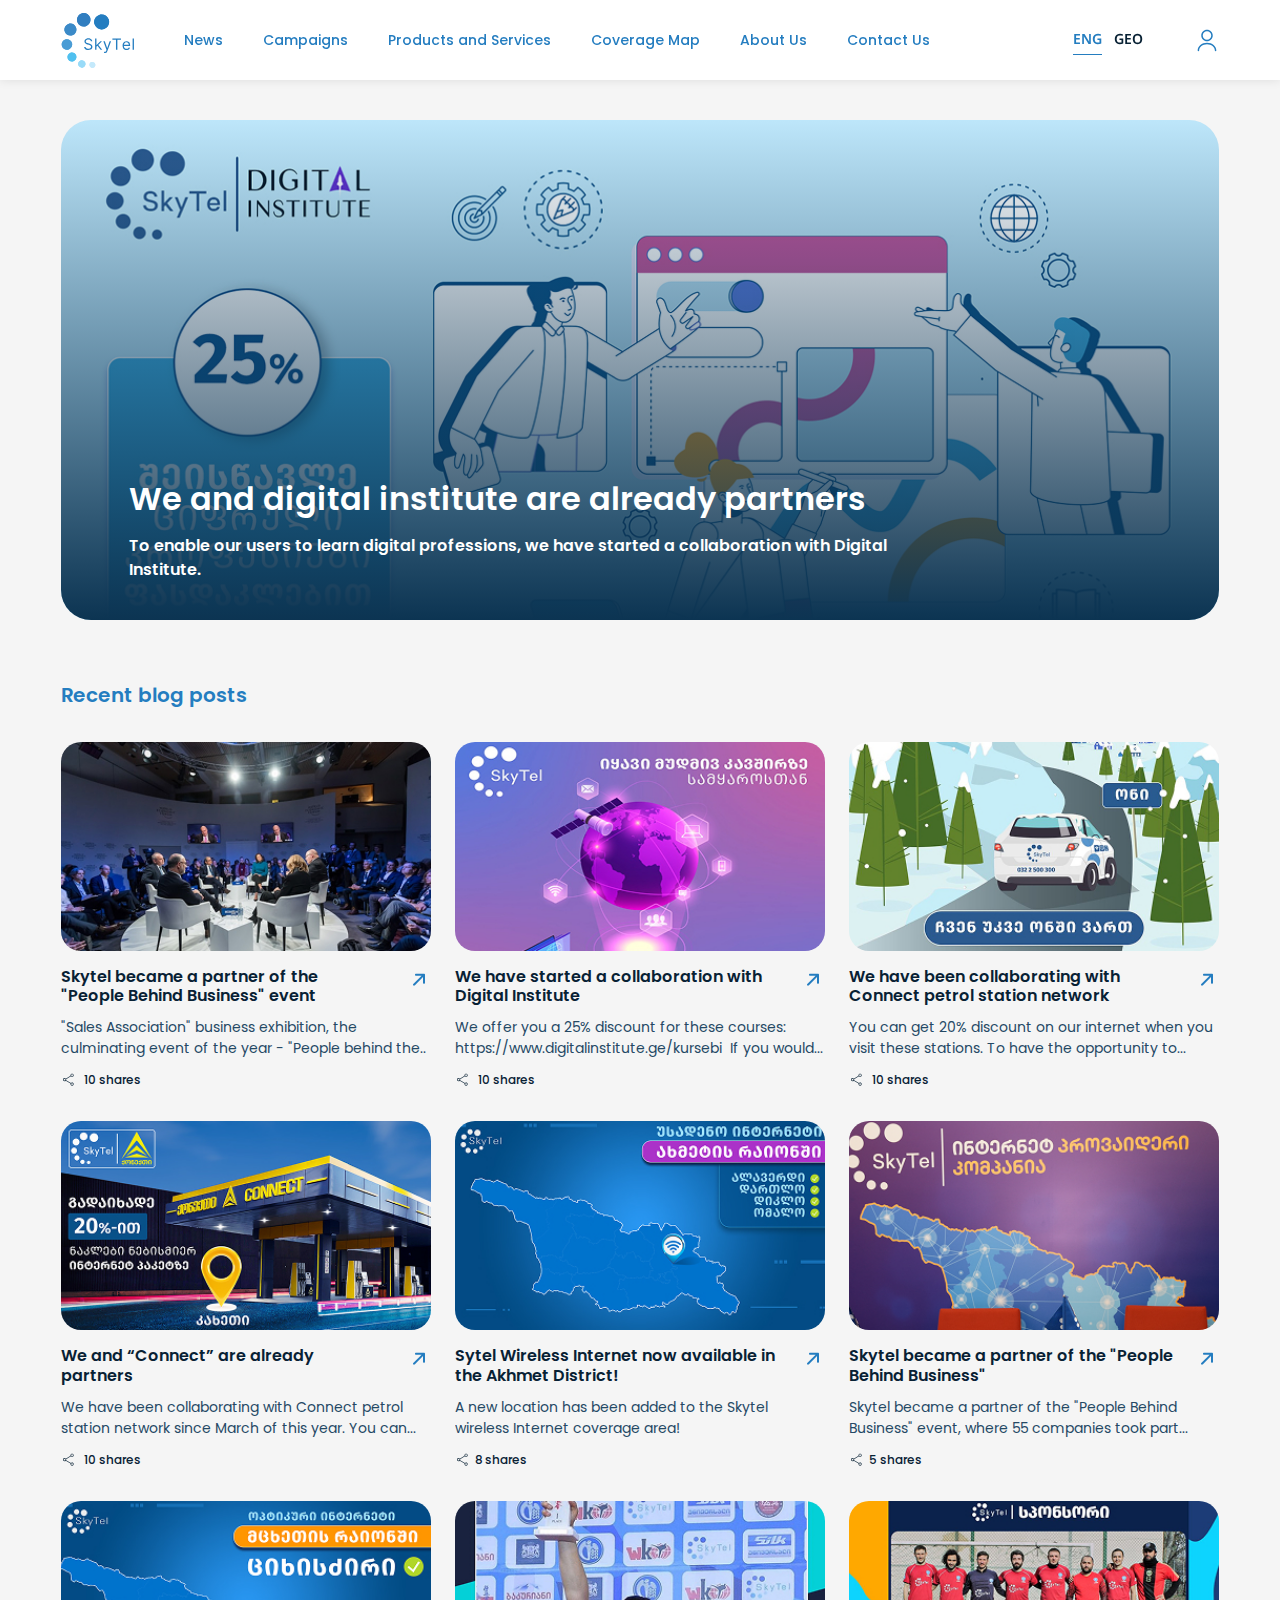
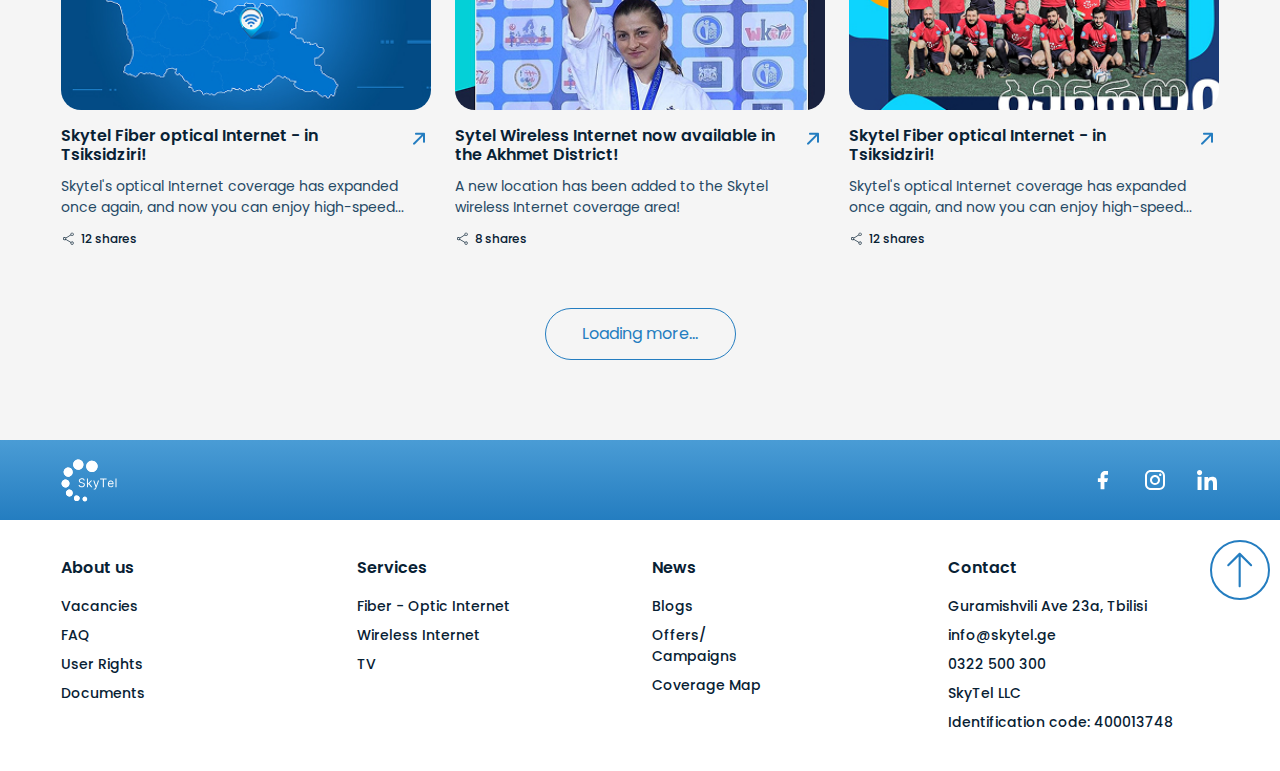
<file: blog.html>
<!DOCTYPE html>
<html lang="en">

<head>
    <meta charset="UTF-8">
    <meta http-equiv="X-UA-Compatible" content="IE=edge">
    <meta name="viewport" content="width=device-width, initial-scale=1.0">
    <title>Blog</title>
    <link rel="icon" type="image/x-icon" href="/img/favicon.png">
    <link rel="stylesheet" href="css/lib/bootstrap.min.css">
    <link rel="stylesheet" href="https://cdn.jsdelivr.net/npm/swiper@11/swiper-bundle.min.css" />
    <link rel="stylesheet" href="css/style.css">
</head>

<body>
    <header class="header">
        <div class="container">
            <div class="row g-0 align-items-center">
                <div class="header__logo">
                    <a href="#">
                        <img src="img/general/logo.svg" alt="logo">
                    </a>
                </div>
                <div class="header__nav">
                    <ul>
                        <li><a href="#">News</a></li>
                        <li><a href="#">Campaigns</a></li>
                        <li><a href="#">Products and Services</a></li>
                        <li><a href="#">Coverage Map</a></li>
                        <li><a href="#">About Us</a></li>
                        <li><a href="#">Contact Us</a></li>
                    </ul>
                </div>
                <div class="header__rightsect">

                    <div class="header__language">
                        <ul>
                            <li class="active"><a href="#">ENG</a></li>
                            <li><a href="#">GEO</a></li>
                        </ul>
                    </div>
                    <div class="profile">
                        <button>
                            <img src="img/general/user-icon.svg" alt="">
                        </button>
                    </div>
                    <div class="header__burger">
                        <button class="burger burger2"><span></span></button>
                    </div>
                </div>
            </div>
        </div>
    </header>

    <main class="main">
        <section class="blog-section">
            <div class="container">
                <a href="#" class="mainpost">
                    <img class="mainpost__bg" src="img/blog/img1.jpg" alt="img">
                    <div class="mainpost__description">
                        <h5>We and digital institute are already partners</h5>
                        <p>
                            To enable our users to learn digital professions, we have started a collaboration with
                            Digital<br> Institute.
                        </p>
                    </div>
                </a>
                <div class="recentposts">
                    <p class="title">Recent blog posts</p>
                    <div class="row">
                        <div class="col-lg-4 col-sm-6">
                            <a href="#" class="recpost-item">
                                <div class="imgwrap">
                                    <img src="img/blog/img2.jpg" alt="img">
                                </div>
                                <div class="description">
                                    <svg class="arrimg" xmlns="http://www.w3.org/2000/svg" width="24" height="25"
                                        viewBox="0 0 24 25" fill="none">
                                        <path
                                            d="M6.29 18.3976C6.38296 18.4913 6.49356 18.5657 6.61542 18.6165C6.73728 18.6672 6.86799 18.6934 7 18.6934C7.13201 18.6934 7.26272 18.6672 7.38458 18.6165C7.50644 18.5657 7.61704 18.4913 7.71 18.3976L16 10.0976V15.6876C16 15.9528 16.1054 16.2071 16.2929 16.3947C16.4804 16.5822 16.7348 16.6876 17 16.6876C17.2652 16.6876 17.5196 16.5822 17.7071 16.3947C17.8946 16.2071 18 15.9528 18 15.6876V7.68756C18 7.42234 17.8946 7.16799 17.7071 6.98045C17.5196 6.79292 17.2652 6.68756 17 6.68756H9C8.73478 6.68756 8.48043 6.79292 8.29289 6.98045C8.10536 7.16799 8 7.42234 8 7.68756C8 7.95278 8.10536 8.20713 8.29289 8.39467C8.48043 8.5822 8.73478 8.68756 9 8.68756H14.59L6.29 16.9776C6.19627 17.0705 6.12188 17.1811 6.07111 17.303C6.02034 17.4248 5.9942 17.5555 5.9942 17.6876C5.9942 17.8196 6.02034 17.9503 6.07111 18.0721C6.12188 18.194 6.19627 18.3046 6.29 18.3976Z"
                                            fill="#247DC0" />
                                    </svg>
                                    <h5>Skytel became a partner of the<br> "People Behind Business" event</h5>
                                    <p>
                                        "Sales Association" business exhibition, the culminating event of the year -
                                        "People behind the..
                                    </p>
                                    <div class="shares">
                                        <p>
                                            <img src="img/blog/shares.svg" alt="share">
                                             10 shares
                                        </p>
                                    </div>
                                </div>
                            </a>
                        </div>
                        <div class="col-lg-4 col-sm-6">
                            <a href="#" class="recpost-item">
                                <div class="imgwrap">
                                    <img src="img/blog/img3.jpg" alt="img">
                                </div>
                                <div class="description">
                                    <svg class="arrimg" xmlns="http://www.w3.org/2000/svg" width="24" height="25"
                                        viewBox="0 0 24 25" fill="none">
                                        <path
                                            d="M6.29 18.3976C6.38296 18.4913 6.49356 18.5657 6.61542 18.6165C6.73728 18.6672 6.86799 18.6934 7 18.6934C7.13201 18.6934 7.26272 18.6672 7.38458 18.6165C7.50644 18.5657 7.61704 18.4913 7.71 18.3976L16 10.0976V15.6876C16 15.9528 16.1054 16.2071 16.2929 16.3947C16.4804 16.5822 16.7348 16.6876 17 16.6876C17.2652 16.6876 17.5196 16.5822 17.7071 16.3947C17.8946 16.2071 18 15.9528 18 15.6876V7.68756C18 7.42234 17.8946 7.16799 17.7071 6.98045C17.5196 6.79292 17.2652 6.68756 17 6.68756H9C8.73478 6.68756 8.48043 6.79292 8.29289 6.98045C8.10536 7.16799 8 7.42234 8 7.68756C8 7.95278 8.10536 8.20713 8.29289 8.39467C8.48043 8.5822 8.73478 8.68756 9 8.68756H14.59L6.29 16.9776C6.19627 17.0705 6.12188 17.1811 6.07111 17.303C6.02034 17.4248 5.9942 17.5555 5.9942 17.6876C5.9942 17.8196 6.02034 17.9503 6.07111 18.0721C6.12188 18.194 6.19627 18.3046 6.29 18.3976Z"
                                            fill="#247DC0" />
                                    </svg>
                                    <h5>We have started a collaboration with Digital Institute</h5>
                                    <p>
                                        We offer you a 25% discount for these courses: 
                                        https://www.digitalinstitute.ge/kursebi  If you would...
                                    </p>
                                    <div class="shares">
                                        <p>
                                            <img src="img/blog/shares.svg" alt="share">
                                             10 shares
                                        </p>
                                    </div>
                                </div>
                            </a>
                        </div>
                        <div class="col-lg-4 col-sm-6">
                            <a href="#" class="recpost-item">
                                <div class="imgwrap">
                                    <img src="img/blog/img4.jpg" alt="img">
                                </div>
                                <div class="description">
                                    <svg class="arrimg" xmlns="http://www.w3.org/2000/svg" width="24" height="25"
                                        viewBox="0 0 24 25" fill="none">
                                        <path
                                            d="M6.29 18.3976C6.38296 18.4913 6.49356 18.5657 6.61542 18.6165C6.73728 18.6672 6.86799 18.6934 7 18.6934C7.13201 18.6934 7.26272 18.6672 7.38458 18.6165C7.50644 18.5657 7.61704 18.4913 7.71 18.3976L16 10.0976V15.6876C16 15.9528 16.1054 16.2071 16.2929 16.3947C16.4804 16.5822 16.7348 16.6876 17 16.6876C17.2652 16.6876 17.5196 16.5822 17.7071 16.3947C17.8946 16.2071 18 15.9528 18 15.6876V7.68756C18 7.42234 17.8946 7.16799 17.7071 6.98045C17.5196 6.79292 17.2652 6.68756 17 6.68756H9C8.73478 6.68756 8.48043 6.79292 8.29289 6.98045C8.10536 7.16799 8 7.42234 8 7.68756C8 7.95278 8.10536 8.20713 8.29289 8.39467C8.48043 8.5822 8.73478 8.68756 9 8.68756H14.59L6.29 16.9776C6.19627 17.0705 6.12188 17.1811 6.07111 17.303C6.02034 17.4248 5.9942 17.5555 5.9942 17.6876C5.9942 17.8196 6.02034 17.9503 6.07111 18.0721C6.12188 18.194 6.19627 18.3046 6.29 18.3976Z"
                                            fill="#247DC0" />
                                    </svg>
                                    <h5>We have been collaborating with Connect petrol station network </h5>
                                    <p>
                                        You can get 20% discount on our internet when you visit these stations. To have
                                        the opportunity to...
                                    </p>
                                    <div class="shares">
                                        <p>
                                            <img src="img/blog/shares.svg" alt="share">
                                             10 shares
                                        </p>
                                    </div>
                                </div>
                            </a>
                        </div>
                        <div class="col-lg-4 col-sm-6">
                            <a href="#" class="recpost-item">
                                <div class="imgwrap">
                                    <img src="img/blog/img5.jpg" alt="img">
                                </div>
                                <div class="description">
                                    <svg class="arrimg" xmlns="http://www.w3.org/2000/svg" width="24" height="25"
                                        viewBox="0 0 24 25" fill="none">
                                        <path
                                            d="M6.29 18.3976C6.38296 18.4913 6.49356 18.5657 6.61542 18.6165C6.73728 18.6672 6.86799 18.6934 7 18.6934C7.13201 18.6934 7.26272 18.6672 7.38458 18.6165C7.50644 18.5657 7.61704 18.4913 7.71 18.3976L16 10.0976V15.6876C16 15.9528 16.1054 16.2071 16.2929 16.3947C16.4804 16.5822 16.7348 16.6876 17 16.6876C17.2652 16.6876 17.5196 16.5822 17.7071 16.3947C17.8946 16.2071 18 15.9528 18 15.6876V7.68756C18 7.42234 17.8946 7.16799 17.7071 6.98045C17.5196 6.79292 17.2652 6.68756 17 6.68756H9C8.73478 6.68756 8.48043 6.79292 8.29289 6.98045C8.10536 7.16799 8 7.42234 8 7.68756C8 7.95278 8.10536 8.20713 8.29289 8.39467C8.48043 8.5822 8.73478 8.68756 9 8.68756H14.59L6.29 16.9776C6.19627 17.0705 6.12188 17.1811 6.07111 17.303C6.02034 17.4248 5.9942 17.5555 5.9942 17.6876C5.9942 17.8196 6.02034 17.9503 6.07111 18.0721C6.12188 18.194 6.19627 18.3046 6.29 18.3976Z"
                                            fill="#247DC0" />
                                    </svg>
                                    <h5>We and “Connect” are already<br> partners</h5>
                                    <p>
                                        We have been collaborating with Connect petrol station network since March of
                                        this year. You can...
                                    </p>
                                    <div class="shares">
                                        <p>
                                            <img src="img/blog/shares.svg" alt="share">
                                             10 shares
                                        </p>
                                    </div>
                                </div>
                            </a>
                        </div>
                        <div class="col-lg-4 col-sm-6">
                            <a href="#" class="recpost-item">
                                <div class="imgwrap">
                                    <img src="img/blog/img6.jpg" alt="img">
                                </div>
                                <div class="description">
                                    <svg class="arrimg" xmlns="http://www.w3.org/2000/svg" width="24" height="25"
                                        viewBox="0 0 24 25" fill="none">
                                        <path
                                            d="M6.29 18.3976C6.38296 18.4913 6.49356 18.5657 6.61542 18.6165C6.73728 18.6672 6.86799 18.6934 7 18.6934C7.13201 18.6934 7.26272 18.6672 7.38458 18.6165C7.50644 18.5657 7.61704 18.4913 7.71 18.3976L16 10.0976V15.6876C16 15.9528 16.1054 16.2071 16.2929 16.3947C16.4804 16.5822 16.7348 16.6876 17 16.6876C17.2652 16.6876 17.5196 16.5822 17.7071 16.3947C17.8946 16.2071 18 15.9528 18 15.6876V7.68756C18 7.42234 17.8946 7.16799 17.7071 6.98045C17.5196 6.79292 17.2652 6.68756 17 6.68756H9C8.73478 6.68756 8.48043 6.79292 8.29289 6.98045C8.10536 7.16799 8 7.42234 8 7.68756C8 7.95278 8.10536 8.20713 8.29289 8.39467C8.48043 8.5822 8.73478 8.68756 9 8.68756H14.59L6.29 16.9776C6.19627 17.0705 6.12188 17.1811 6.07111 17.303C6.02034 17.4248 5.9942 17.5555 5.9942 17.6876C5.9942 17.8196 6.02034 17.9503 6.07111 18.0721C6.12188 18.194 6.19627 18.3046 6.29 18.3976Z"
                                            fill="#247DC0" />
                                    </svg>
                                    <h5>Sytel Wireless Internet now available in the Akhmet District!</h5>
                                    <p>
                                        A new location has been added to the Skytel wireless Internet coverage area!
                                    </p>
                                    <div class="shares">
                                        <p>
                                            <img src="img/blog/shares.svg" alt="share">
                                            8 shares
                                        </p>
                                    </div>
                                </div>
                            </a>
                        </div>
                        <div class="col-lg-4 col-sm-6">
                            <a href="#" class="recpost-item">
                                <div class="imgwrap">
                                    <img src="img/blog/img7.jpg" alt="img">
                                </div>
                                <div class="description">
                                    <svg class="arrimg" xmlns="http://www.w3.org/2000/svg" width="24" height="25"
                                        viewBox="0 0 24 25" fill="none">
                                        <path
                                            d="M6.29 18.3976C6.38296 18.4913 6.49356 18.5657 6.61542 18.6165C6.73728 18.6672 6.86799 18.6934 7 18.6934C7.13201 18.6934 7.26272 18.6672 7.38458 18.6165C7.50644 18.5657 7.61704 18.4913 7.71 18.3976L16 10.0976V15.6876C16 15.9528 16.1054 16.2071 16.2929 16.3947C16.4804 16.5822 16.7348 16.6876 17 16.6876C17.2652 16.6876 17.5196 16.5822 17.7071 16.3947C17.8946 16.2071 18 15.9528 18 15.6876V7.68756C18 7.42234 17.8946 7.16799 17.7071 6.98045C17.5196 6.79292 17.2652 6.68756 17 6.68756H9C8.73478 6.68756 8.48043 6.79292 8.29289 6.98045C8.10536 7.16799 8 7.42234 8 7.68756C8 7.95278 8.10536 8.20713 8.29289 8.39467C8.48043 8.5822 8.73478 8.68756 9 8.68756H14.59L6.29 16.9776C6.19627 17.0705 6.12188 17.1811 6.07111 17.303C6.02034 17.4248 5.9942 17.5555 5.9942 17.6876C5.9942 17.8196 6.02034 17.9503 6.07111 18.0721C6.12188 18.194 6.19627 18.3046 6.29 18.3976Z"
                                            fill="#247DC0" />
                                    </svg>
                                    <h5>Skytel became a partner of the "People Behind Business"</h5>
                                    <p>
                                        Skytel became a partner of the "People Behind Business" event, where 55
                                        companies took part...
                                    </p>
                                    <div class="shares">
                                        <p>
                                            <img src="img/blog/shares.svg" alt="share">
                                            5 shares
                                        </p>
                                    </div>
                                </div>
                            </a>
                        </div>
                        <div class="col-lg-4 col-sm-6">
                            <a href="#" class="recpost-item">
                                <div class="imgwrap">
                                    <img src="img/blog/img8.jpg" alt="img">
                                </div>
                                <div class="description">
                                    <svg class="arrimg" xmlns="http://www.w3.org/2000/svg" width="24" height="25"
                                        viewBox="0 0 24 25" fill="none">
                                        <path
                                            d="M6.29 18.3976C6.38296 18.4913 6.49356 18.5657 6.61542 18.6165C6.73728 18.6672 6.86799 18.6934 7 18.6934C7.13201 18.6934 7.26272 18.6672 7.38458 18.6165C7.50644 18.5657 7.61704 18.4913 7.71 18.3976L16 10.0976V15.6876C16 15.9528 16.1054 16.2071 16.2929 16.3947C16.4804 16.5822 16.7348 16.6876 17 16.6876C17.2652 16.6876 17.5196 16.5822 17.7071 16.3947C17.8946 16.2071 18 15.9528 18 15.6876V7.68756C18 7.42234 17.8946 7.16799 17.7071 6.98045C17.5196 6.79292 17.2652 6.68756 17 6.68756H9C8.73478 6.68756 8.48043 6.79292 8.29289 6.98045C8.10536 7.16799 8 7.42234 8 7.68756C8 7.95278 8.10536 8.20713 8.29289 8.39467C8.48043 8.5822 8.73478 8.68756 9 8.68756H14.59L6.29 16.9776C6.19627 17.0705 6.12188 17.1811 6.07111 17.303C6.02034 17.4248 5.9942 17.5555 5.9942 17.6876C5.9942 17.8196 6.02034 17.9503 6.07111 18.0721C6.12188 18.194 6.19627 18.3046 6.29 18.3976Z"
                                            fill="#247DC0" />
                                    </svg>
                                    <h5>Skytel Fiber optical Internet - in Tsiksidziri!</h5>
                                    <p>
                                        Skytel's optical Internet coverage has expanded once again, and now you can
                                        enjoy high-speed...
                                    </p>
                                    <div class="shares">
                                        <p>
                                            <img src="img/blog/shares.svg" alt="share">
                                            12 shares
                                        </p>
                                    </div>
                                </div>
                            </a>
                        </div>
                        <div class="col-lg-4 col-sm-6">
                            <a href="#" class="recpost-item">
                                <div class="imgwrap">
                                    <img src="img/blog/img9.jpg" alt="img">
                                </div>
                                <div class="description">
                                    <svg class="arrimg" xmlns="http://www.w3.org/2000/svg" width="24" height="25"
                                        viewBox="0 0 24 25" fill="none">
                                        <path
                                            d="M6.29 18.3976C6.38296 18.4913 6.49356 18.5657 6.61542 18.6165C6.73728 18.6672 6.86799 18.6934 7 18.6934C7.13201 18.6934 7.26272 18.6672 7.38458 18.6165C7.50644 18.5657 7.61704 18.4913 7.71 18.3976L16 10.0976V15.6876C16 15.9528 16.1054 16.2071 16.2929 16.3947C16.4804 16.5822 16.7348 16.6876 17 16.6876C17.2652 16.6876 17.5196 16.5822 17.7071 16.3947C17.8946 16.2071 18 15.9528 18 15.6876V7.68756C18 7.42234 17.8946 7.16799 17.7071 6.98045C17.5196 6.79292 17.2652 6.68756 17 6.68756H9C8.73478 6.68756 8.48043 6.79292 8.29289 6.98045C8.10536 7.16799 8 7.42234 8 7.68756C8 7.95278 8.10536 8.20713 8.29289 8.39467C8.48043 8.5822 8.73478 8.68756 9 8.68756H14.59L6.29 16.9776C6.19627 17.0705 6.12188 17.1811 6.07111 17.303C6.02034 17.4248 5.9942 17.5555 5.9942 17.6876C5.9942 17.8196 6.02034 17.9503 6.07111 18.0721C6.12188 18.194 6.19627 18.3046 6.29 18.3976Z"
                                            fill="#247DC0" />
                                    </svg>
                                    <h5>Sytel Wireless Internet now available in the Akhmet District!</h5>
                                    <p>
                                        A new location has been added to the Skytel wireless Internet coverage area!
                                    </p>
                                    <div class="shares">
                                        <p>
                                            <img src="img/blog/shares.svg" alt="share">
                                            8 shares
                                        </p>
                                    </div>
                                </div>
                            </a>
                        </div>
                        <div class="col-lg-4 col-sm-6">
                            <a href="#" class="recpost-item">
                                <div class="imgwrap">
                                    <img src="img/blog/img10.jpg" alt="img">
                                </div>
                                <div class="description">
                                    <svg class="arrimg" xmlns="http://www.w3.org/2000/svg" width="24" height="25"
                                        viewBox="0 0 24 25" fill="none">
                                        <path
                                            d="M6.29 18.3976C6.38296 18.4913 6.49356 18.5657 6.61542 18.6165C6.73728 18.6672 6.86799 18.6934 7 18.6934C7.13201 18.6934 7.26272 18.6672 7.38458 18.6165C7.50644 18.5657 7.61704 18.4913 7.71 18.3976L16 10.0976V15.6876C16 15.9528 16.1054 16.2071 16.2929 16.3947C16.4804 16.5822 16.7348 16.6876 17 16.6876C17.2652 16.6876 17.5196 16.5822 17.7071 16.3947C17.8946 16.2071 18 15.9528 18 15.6876V7.68756C18 7.42234 17.8946 7.16799 17.7071 6.98045C17.5196 6.79292 17.2652 6.68756 17 6.68756H9C8.73478 6.68756 8.48043 6.79292 8.29289 6.98045C8.10536 7.16799 8 7.42234 8 7.68756C8 7.95278 8.10536 8.20713 8.29289 8.39467C8.48043 8.5822 8.73478 8.68756 9 8.68756H14.59L6.29 16.9776C6.19627 17.0705 6.12188 17.1811 6.07111 17.303C6.02034 17.4248 5.9942 17.5555 5.9942 17.6876C5.9942 17.8196 6.02034 17.9503 6.07111 18.0721C6.12188 18.194 6.19627 18.3046 6.29 18.3976Z"
                                            fill="#247DC0" />
                                    </svg>
                                    <h5>Skytel Fiber optical Internet - in Tsiksidziri!</h5>
                                    <p>
                                        Skytel's optical Internet coverage has expanded once again, and now you can
                                        enjoy high-speed...
                                    </p>
                                    <div class="shares">
                                        <p>
                                            <img src="img/blog/shares.svg" alt="share">
                                            12 shares
                                        </p>
                                    </div>
                                </div>
                            </a>
                        </div>
                    </div>
                    <div class="text-center">
                        <button class="loadmore">Loading more...</button>
                    </div>
                </div>
            </div>
        </section>







    </main>

    <footer class="footer">
        <div class="footer__topline">
            <div class="container">
                <div class="d-flex">
                    <a href="#" class="footer__logo"><img src="img/general/logo-footer.svg" alt="logo"></a>
                    <ul>
                        <li>
                            <a href="#" target="_blank">
                                <svg xmlns="http://www.w3.org/2000/svg" width="24" height="25" viewBox="0 0 24 25"
                                    fill="none">
                                    <path
                                        d="M14.2 2.92969C12.9734 2.92969 11.797 3.41696 10.9296 4.28432C10.0623 5.15167 9.575 6.32806 9.575 7.55469V10.1297H7.1C6.976 10.1297 6.875 10.2297 6.875 10.3547V13.7547C6.875 13.8787 6.975 13.9797 7.1 13.9797H9.575V20.9547C9.575 21.0787 9.675 21.1797 9.8 21.1797H13.2C13.324 21.1797 13.425 21.0797 13.425 20.9547V13.9797H15.922C16.025 13.9797 16.115 13.9097 16.14 13.8097L16.99 10.4097C16.9984 10.3765 16.9991 10.3419 16.992 10.3084C16.985 10.2749 16.9704 10.2435 16.9494 10.2165C16.9283 10.1895 16.9014 10.1676 16.8707 10.1526C16.84 10.1375 16.8062 10.1297 16.772 10.1297H13.425V7.55469C13.425 7.45291 13.445 7.35214 13.484 7.25811C13.5229 7.16408 13.58 7.07864 13.652 7.00668C13.724 6.93471 13.8094 6.87763 13.9034 6.83868C13.9974 6.79973 14.0982 6.77969 14.2 6.77969H16.8C16.924 6.77969 17.025 6.67969 17.025 6.55469V3.15469C17.025 3.03069 16.925 2.92969 16.8 2.92969H14.2Z"
                                        fill="white" />
                                </svg>
                            </a>
                        </li>
                        <li>
                            <a href="#" target="_blank">
                                <svg xmlns="http://www.w3.org/2000/svg" width="24" height="25" viewBox="0 0 24 25"
                                    fill="none">
                                    <path
                                        d="M7.8 2.05469H16.2C19.4 2.05469 22 4.65469 22 7.85469V16.2547C22 17.7929 21.3889 19.2682 20.3012 20.3559C19.2135 21.4436 17.7383 22.0547 16.2 22.0547H7.8C4.6 22.0547 2 19.4547 2 16.2547V7.85469C2 6.31643 2.61107 4.84118 3.69878 3.75347C4.78649 2.66576 6.26174 2.05469 7.8 2.05469ZM7.6 4.05469C6.64522 4.05469 5.72955 4.43397 5.05442 5.1091C4.37928 5.78423 4 6.69991 4 7.65469V16.4547C4 18.4447 5.61 20.0547 7.6 20.0547H16.4C17.3548 20.0547 18.2705 19.6754 18.9456 19.0003C19.6207 18.3251 20 17.4095 20 16.4547V7.65469C20 5.66469 18.39 4.05469 16.4 4.05469H7.6ZM17.25 5.55469C17.5815 5.55469 17.8995 5.68638 18.1339 5.9208C18.3683 6.15522 18.5 6.47317 18.5 6.80469C18.5 7.13621 18.3683 7.45415 18.1339 7.68857C17.8995 7.92299 17.5815 8.05469 17.25 8.05469C16.9185 8.05469 16.6005 7.92299 16.3661 7.68857C16.1317 7.45415 16 7.13621 16 6.80469C16 6.47317 16.1317 6.15522 16.3661 5.9208C16.6005 5.68638 16.9185 5.55469 17.25 5.55469ZM12 7.05469C13.3261 7.05469 14.5979 7.58147 15.5355 8.51915C16.4732 9.45684 17 10.7286 17 12.0547C17 13.3808 16.4732 14.6525 15.5355 15.5902C14.5979 16.5279 13.3261 17.0547 12 17.0547C10.6739 17.0547 9.40215 16.5279 8.46447 15.5902C7.52678 14.6525 7 13.3808 7 12.0547C7 10.7286 7.52678 9.45684 8.46447 8.51915C9.40215 7.58147 10.6739 7.05469 12 7.05469ZM12 9.05469C11.2044 9.05469 10.4413 9.37076 9.87868 9.93337C9.31607 10.496 9 11.259 9 12.0547C9 12.8503 9.31607 13.6134 9.87868 14.176C10.4413 14.7386 11.2044 15.0547 12 15.0547C12.7956 15.0547 13.5587 14.7386 14.1213 14.176C14.6839 13.6134 15 12.8503 15 12.0547C15 11.259 14.6839 10.496 14.1213 9.93337C13.5587 9.37076 12.7956 9.05469 12 9.05469Z"
                                        fill="white" />
                                </svg>
                            </a>
                        </li>
                        <li>
                            <a href="#" target="_blank">
                                <svg xmlns="http://www.w3.org/2000/svg" width="24" height="25" viewBox="0 0 24 25"
                                    fill="none">
                                    <path fill-rule="evenodd" clip-rule="evenodd"
                                        d="M9.429 9.02369H13.143V10.8737C13.678 9.80969 15.05 8.85369 17.111 8.85369C21.062 8.85369 22 10.9717 22 14.8577V22.0547H18V15.7427C18 13.5297 17.465 12.2817 16.103 12.2817C14.214 12.2817 13.429 13.6267 13.429 15.7417V22.0547H9.429V9.02369ZM2.57 21.8847H6.57V8.85369H2.57V21.8847ZM7.143 4.60469C7.14315 4.93996 7.07666 5.27192 6.94739 5.58128C6.81812 5.89063 6.62865 6.1712 6.39 6.40669C6.15064 6.64481 5.86671 6.83343 5.55442 6.96177C5.24214 7.09012 4.90763 7.15567 4.57 7.15469C3.8896 7.15316 3.23691 6.88497 2.752 6.40769C2.5143 6.17133 2.32553 5.89043 2.1965 5.58106C2.06746 5.27168 2.00069 4.9399 2 4.60469C2 3.92769 2.27 3.27969 2.753 2.80169C3.2367 2.32257 3.89018 2.05406 4.571 2.05469C5.253 2.05469 5.907 2.32369 6.39 2.80169C6.873 3.27969 7.143 3.92769 7.143 4.60469Z"
                                        fill="white" />
                                </svg>
                            </a>
                        </li>
                    </ul>
                </div>
            </div>
        </div>
        <div class="footer__content">
            <div class="container">
                <div class="row">
                    <div class="col-lg-3 col-md-3 col-sm-6 col-6">
                        <div class="footer__list">
                            <p class="title">About us</p>
                            <ul>
                                <li><a href="#">Vacancies</a></li>
                                <li><a href="#">FAQ</a></li>
                                <li><a href="#">User Rights</a></li>
                                <li><a href="#">Documents</a></li>
                            </ul>
                        </div>
                    </div>
                    <div class="col-lg-3 col-md-3 col-sm-6 col-6">
                        <div class="footer__list">
                            <p class="title">Services</p>
                            <ul>
                                <li><a href="#">Fiber - Optic Internet</a></li>
                                <li><a href="#">Wireless Internet</a></li>
                                <li><a href="#">TV</a></li>
                            </ul>
                        </div>
                    </div>
                    <div class="col-lg-3 col-md-3 col-sm-6 col-6">
                        <div class="footer__list">
                            <p class="title">News</p>
                            <ul>
                                <li><a href="#">Blogs</a></li>
                                <li><a href="#">Offers/<br>Campaigns</a></li>
                                <li><a href="#">Coverage Map</a></li>
                            </ul>
                        </div>
                    </div>
                    <div class="col-lg-3 col-md-3 col-sm-6 col-6">
                        <div class="footer__list">
                            <p class="title">Contact</p>
                            <ul>
                                <li><a href="#">Guramishvili Ave 23a, Tbilisi</a></li>
                                <li><a href="mailto:info@skytel.ge">info@skytel.ge</a></li>
                                <li><a href="tel:0322 500 300">0322 500 300</a></li>
                                <li>SkyTel LLC</li>
                                <li>Identification code: 400013748</li>
                            </ul>
                        </div>
                    </div>
                </div>
            </div>
        </div>

        <button class="totop">
            <svg xmlns="http://www.w3.org/2000/svg" width="60" height="60" viewBox="0 0 60 60" fill="none">
                <rect x="1" y="1" width="58" height="58" rx="29" fill="white" />
                <rect class="border" x="1" y="1" width="58" height="58" rx="29" stroke="#247DC0" stroke-width="2" />
                <path
                    d="M30.4305 13.0752L41.8658 24.5105C42.2816 24.9262 42.2816 25.6004 41.8658 26.0162C41.45 26.432 40.7759 26.432 40.3601 26.0162L30.7425 16.3986L30.7424 46.1719C30.7424 46.466 30.6233 46.7321 30.4306 46.9248C30.2379 47.1175 29.9717 47.2366 29.6777 47.2367C29.0896 47.2367 28.6129 46.76 28.6129 46.1719L28.613 16.3984L18.9952 26.0162C18.5794 26.432 17.9053 26.432 17.4895 26.0162C17.0737 25.6004 17.0737 24.9263 17.4895 24.5105L28.9248 13.0752C29.3406 12.6594 30.0148 12.6594 30.4305 13.0752Z"
                    fill="#247DC0" />
            </svg>
        </button>
    </footer>
</body>

<script src="js/lib/jquery.js"></script>
<script src="js/lib/bootstrap.min.js"></script>
<script src="https://cdn.jsdelivr.net/npm/swiper@11/swiper-bundle.min.js"></script>
<script src="js/main.js"></script>

</html>
</file>
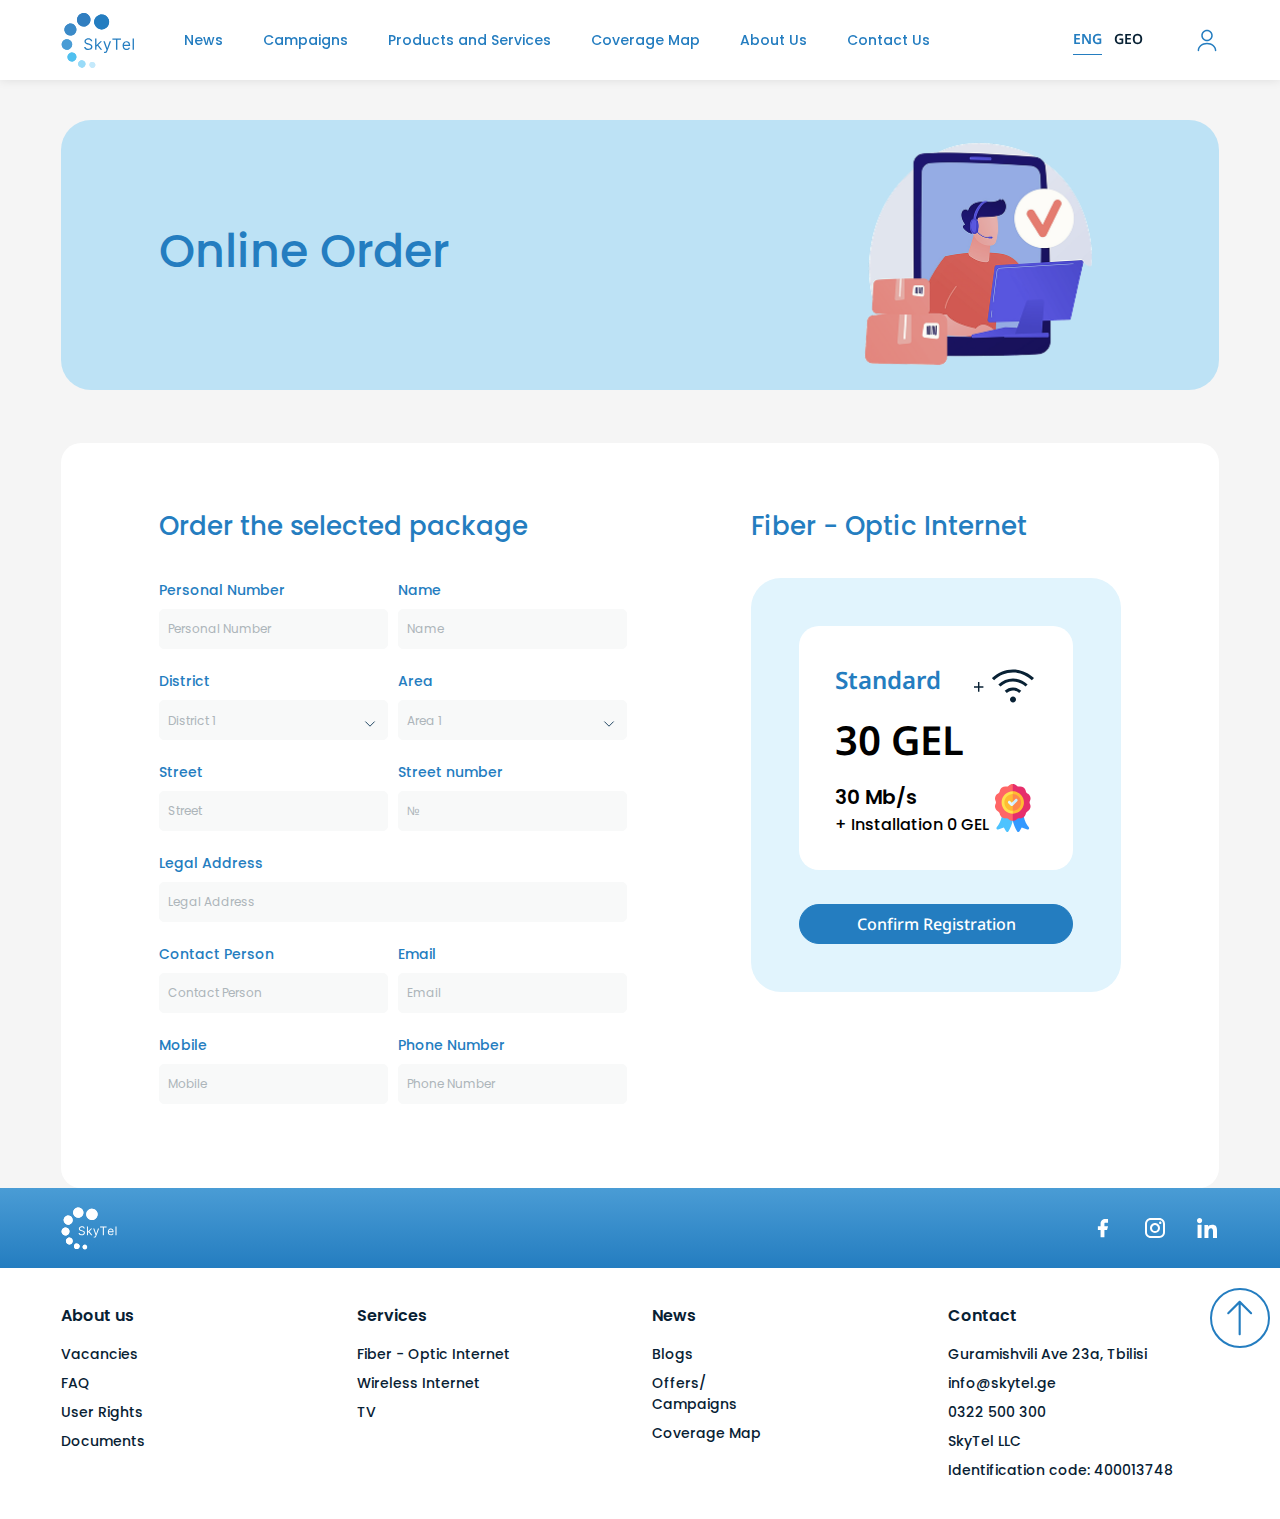
<file: campaigns-single.html>
<!DOCTYPE html>
<html lang="en">

<head>
    <meta charset="UTF-8">
    <meta http-equiv="X-UA-Compatible" content="IE=edge">
    <meta name="viewport" content="width=device-width, initial-scale=1.0">
    <title>Campaigns page single</title>
    <link rel="icon" type="image/x-icon" href="favicon.png">
    <link rel="stylesheet" href="css/lib/bootstrap.min.css">
    <link rel="stylesheet" href="css/lib/select2.css">
    <link rel="stylesheet" href="https://cdn.jsdelivr.net/npm/swiper@11/swiper-bundle.min.css" />
    <link rel="stylesheet" href="css/style.css">
</head>

<body>
    <header class="header">
        <div class="container">
            <div class="row g-0 align-items-center">
                <div class="header__logo">
                    <a href="#">
                        <img src="img/general/logo.svg" alt="logo">
                    </a>
                </div>
                <div class="header__nav">
                    <ul>
                        <li><a href="#">News</a></li>
                        <li><a href="#">Campaigns</a></li>
                        <li><a href="#">Products and Services</a></li>
                        <li><a href="#">Coverage Map</a></li>
                        <li><a href="#">About Us</a></li>
                        <li><a href="#">Contact Us</a></li>
                    </ul>
                </div>
                <div class="header__rightsect">

                    <div class="header__language">
                        <ul>
                            <li class="active"><a href="#">ENG</a></li>
                            <li><a href="#">GEO</a></li>
                        </ul>
                    </div>
                    <div class="profile">
                        <button>
                            <img src="img/general/user-icon.svg" alt="">
                        </button>
                    </div>
                    <div class="header__burger">
                        <button class="burger burger2"><span></span></button>
                    </div>
                </div>
            </div>
        </div>
    </header>

    <main class="main">
        <section class="topsect">
            <div class="container">
                <div class="topsect__inner" style="background-color: #BDE2F5;">
                    <div class="topsect__descr">
                        <h1>
                            Online Order
                        </h1>
                    </div>
                    <img src="img/campaigns/single_image.png" alt="Top background">
                </div>
            </div>
        </section>

        <section class="order">
            <div class="container">
                <div class="order__inner">
                    <form action="GET">
                        <div class="order__fields">
                            <h2>
                                Order the selected package
                            </h2>
                            <div class="form-fields">
                                <div class="inputform">
                                    <label for="pn">Personal Number</label>
                                    <input type="text" id="pn" placeholder="Personal Number">
                                </div>
                                <div class="inputform">
                                    <label for="name">Name</label>
                                    <input type="text" id="name" placeholder="Name">
                                </div>
                                <div class="inputform">
                                    <label for="district">District</label>
                                    <select name="district" id="district" class="styledselect" data-placeholder="District">
                                        <!-- <option></option> -->
                                        <option value="1">District 1</option>
                                        <option value="2">District 2</option>
                                    </select>
                                </div>
                                <div class="inputform">
                                    <label for="area">Area</label>
                                    <select name="area" id="area" class="styledselect" data-placeholder="Area">
                                        <!-- <option></option> -->
                                        <option value="1">Area 1</option>
                                        <option value="2">Area 2</option>
                                    </select>
                                </div>
                                <div class="inputform">
                                    <label for="street">Street</label>
                                    <input type="text" id="street" placeholder="Street">
                                </div>
                                <div class="inputform">
                                    <label for="street-number">Street number</label>
                                    <input type="text" id="street-number" placeholder="№">
                                </div>
                                <div class="inputform fullwidth">
                                    <label for="address">Legal Address</label>
                                    <input type="text" id="address" placeholder="Legal Address">
                                </div>
                                <div class="inputform">
                                    <label for="contact-person">Contact Person</label>
                                    <input type="text" id="contact-person" placeholder="Contact Person">
                                </div>
                                <div class="inputform">
                                    <label for="street-number">Email</label>
                                    <input type="email" id="email" placeholder="Email">
                                </div>
                                <div class="inputform">
                                    <label for="mobile">Mobile</label>
                                    <input type="text" id="mobile" placeholder="Mobile">
                                </div>
                                <div class="inputform">
                                    <label for="phone-number">Phone Number</label>
                                    <input type="text" id="phone-number" placeholder="Phone Number">
                                </div>
                            </div>
                        </div>
                        <div class="order__package">
                            <h2>
                                Fiber - Optic Internet
                            </h2>
                            <div class="order__box">
                                <div class="info">
                                    <img src="img/main/serv2.svg" alt="element" class="element">
                                    <p class="tariff">Standard</p>
                                    <p class="name">30 GEL</p>
                                    <div class="speed">
                                        <p>
                                            30 Mb/s
                                            <span>+ Installation 0 GEL</span>
                                        </p>
                                        <img src="img/main/serv4.svg" alt="icon">
                                    </div>
                                </div>
                                <input type="submit" class="order-btn bluebtn" value="Confirm Registration">
                            </div>
                        </div>
                    </form>
                </div>
            </div>
        </section>


    </main>

    <footer class="footer">
        <div class="footer__topline">
            <div class="container">
                <div class="d-flex">
                    <a href="#" class="footer__logo"><img src="img/general/logo-footer.svg" alt="logo"></a>
                    <ul>
                        <li>
                            <a href="#" target="_blank">
                                <svg xmlns="http://www.w3.org/2000/svg" width="24" height="25" viewBox="0 0 24 25"
                                    fill="none">
                                    <path
                                        d="M14.2 2.92969C12.9734 2.92969 11.797 3.41696 10.9296 4.28432C10.0623 5.15167 9.575 6.32806 9.575 7.55469V10.1297H7.1C6.976 10.1297 6.875 10.2297 6.875 10.3547V13.7547C6.875 13.8787 6.975 13.9797 7.1 13.9797H9.575V20.9547C9.575 21.0787 9.675 21.1797 9.8 21.1797H13.2C13.324 21.1797 13.425 21.0797 13.425 20.9547V13.9797H15.922C16.025 13.9797 16.115 13.9097 16.14 13.8097L16.99 10.4097C16.9984 10.3765 16.9991 10.3419 16.992 10.3084C16.985 10.2749 16.9704 10.2435 16.9494 10.2165C16.9283 10.1895 16.9014 10.1676 16.8707 10.1526C16.84 10.1375 16.8062 10.1297 16.772 10.1297H13.425V7.55469C13.425 7.45291 13.445 7.35214 13.484 7.25811C13.5229 7.16408 13.58 7.07864 13.652 7.00668C13.724 6.93471 13.8094 6.87763 13.9034 6.83868C13.9974 6.79973 14.0982 6.77969 14.2 6.77969H16.8C16.924 6.77969 17.025 6.67969 17.025 6.55469V3.15469C17.025 3.03069 16.925 2.92969 16.8 2.92969H14.2Z"
                                        fill="white" />
                                </svg>
                            </a>
                        </li>
                        <li>
                            <a href="#" target="_blank">
                                <svg xmlns="http://www.w3.org/2000/svg" width="24" height="25" viewBox="0 0 24 25"
                                    fill="none">
                                    <path
                                        d="M7.8 2.05469H16.2C19.4 2.05469 22 4.65469 22 7.85469V16.2547C22 17.7929 21.3889 19.2682 20.3012 20.3559C19.2135 21.4436 17.7383 22.0547 16.2 22.0547H7.8C4.6 22.0547 2 19.4547 2 16.2547V7.85469C2 6.31643 2.61107 4.84118 3.69878 3.75347C4.78649 2.66576 6.26174 2.05469 7.8 2.05469ZM7.6 4.05469C6.64522 4.05469 5.72955 4.43397 5.05442 5.1091C4.37928 5.78423 4 6.69991 4 7.65469V16.4547C4 18.4447 5.61 20.0547 7.6 20.0547H16.4C17.3548 20.0547 18.2705 19.6754 18.9456 19.0003C19.6207 18.3251 20 17.4095 20 16.4547V7.65469C20 5.66469 18.39 4.05469 16.4 4.05469H7.6ZM17.25 5.55469C17.5815 5.55469 17.8995 5.68638 18.1339 5.9208C18.3683 6.15522 18.5 6.47317 18.5 6.80469C18.5 7.13621 18.3683 7.45415 18.1339 7.68857C17.8995 7.92299 17.5815 8.05469 17.25 8.05469C16.9185 8.05469 16.6005 7.92299 16.3661 7.68857C16.1317 7.45415 16 7.13621 16 6.80469C16 6.47317 16.1317 6.15522 16.3661 5.9208C16.6005 5.68638 16.9185 5.55469 17.25 5.55469ZM12 7.05469C13.3261 7.05469 14.5979 7.58147 15.5355 8.51915C16.4732 9.45684 17 10.7286 17 12.0547C17 13.3808 16.4732 14.6525 15.5355 15.5902C14.5979 16.5279 13.3261 17.0547 12 17.0547C10.6739 17.0547 9.40215 16.5279 8.46447 15.5902C7.52678 14.6525 7 13.3808 7 12.0547C7 10.7286 7.52678 9.45684 8.46447 8.51915C9.40215 7.58147 10.6739 7.05469 12 7.05469ZM12 9.05469C11.2044 9.05469 10.4413 9.37076 9.87868 9.93337C9.31607 10.496 9 11.259 9 12.0547C9 12.8503 9.31607 13.6134 9.87868 14.176C10.4413 14.7386 11.2044 15.0547 12 15.0547C12.7956 15.0547 13.5587 14.7386 14.1213 14.176C14.6839 13.6134 15 12.8503 15 12.0547C15 11.259 14.6839 10.496 14.1213 9.93337C13.5587 9.37076 12.7956 9.05469 12 9.05469Z"
                                        fill="white" />
                                </svg>
                            </a>
                        </li>
                        <li>
                            <a href="#" target="_blank">
                                <svg xmlns="http://www.w3.org/2000/svg" width="24" height="25" viewBox="0 0 24 25"
                                    fill="none">
                                    <path fill-rule="evenodd" clip-rule="evenodd"
                                        d="M9.429 9.02369H13.143V10.8737C13.678 9.80969 15.05 8.85369 17.111 8.85369C21.062 8.85369 22 10.9717 22 14.8577V22.0547H18V15.7427C18 13.5297 17.465 12.2817 16.103 12.2817C14.214 12.2817 13.429 13.6267 13.429 15.7417V22.0547H9.429V9.02369ZM2.57 21.8847H6.57V8.85369H2.57V21.8847ZM7.143 4.60469C7.14315 4.93996 7.07666 5.27192 6.94739 5.58128C6.81812 5.89063 6.62865 6.1712 6.39 6.40669C6.15064 6.64481 5.86671 6.83343 5.55442 6.96177C5.24214 7.09012 4.90763 7.15567 4.57 7.15469C3.8896 7.15316 3.23691 6.88497 2.752 6.40769C2.5143 6.17133 2.32553 5.89043 2.1965 5.58106C2.06746 5.27168 2.00069 4.9399 2 4.60469C2 3.92769 2.27 3.27969 2.753 2.80169C3.2367 2.32257 3.89018 2.05406 4.571 2.05469C5.253 2.05469 5.907 2.32369 6.39 2.80169C6.873 3.27969 7.143 3.92769 7.143 4.60469Z"
                                        fill="white" />
                                </svg>
                            </a>
                        </li>
                    </ul>
                </div>
            </div>
        </div>
        <div class="footer__content">
            <div class="container">
                <div class="row">
                    <div class="col-lg-3 col-md-3 col-sm-6 col-6">
                        <div class="footer__list">
                            <p class="title">About us</p>
                            <ul>
                                <li><a href="#">Vacancies</a></li>
                                <li><a href="#">FAQ</a></li>
                                <li><a href="#">User Rights</a></li>
                                <li><a href="#">Documents</a></li>
                            </ul>
                        </div>
                    </div>
                    <div class="col-lg-3 col-md-3 col-sm-6 col-6">
                        <div class="footer__list">
                            <p class="title">Services</p>
                            <ul>
                                <li><a href="#">Fiber - Optic Internet</a></li>
                                <li><a href="#">Wireless Internet</a></li>
                                <li><a href="#">TV</a></li>
                            </ul>
                        </div>
                    </div>
                    <div class="col-lg-3 col-md-3 col-sm-6 col-6">
                        <div class="footer__list">
                            <p class="title">News</p>
                            <ul>
                                <li><a href="#">Blogs</a></li>
                                <li><a href="#">Offers/<br>Campaigns</a></li>
                                <li><a href="#">Coverage Map</a></li>
                            </ul>
                        </div>
                    </div>
                    <div class="col-lg-3 col-md-3 col-sm-6 col-6">
                        <div class="footer__list">
                            <p class="title">Contact</p>
                            <ul>
                                <li><a href="#">Guramishvili Ave 23a, Tbilisi</a></li>
                                <li><a href="mailto:info@skytel.ge">info@skytel.ge</a></li>
                                <li><a href="tel:0322 500 300">0322 500 300</a></li>
                                <li>SkyTel LLC</li>
                                <li>Identification code: 400013748</li>
                            </ul>
                        </div>
                    </div>
                </div>
            </div>
        </div>

        <button class="totop">
            <svg xmlns="http://www.w3.org/2000/svg" width="60" height="60" viewBox="0 0 60 60" fill="none">
                <rect x="1" y="1" width="58" height="58" rx="29" fill="white" />
                <rect class="border" x="1" y="1" width="58" height="58" rx="29" stroke="#247DC0" stroke-width="2" />
                <path
                    d="M30.4305 13.0752L41.8658 24.5105C42.2816 24.9262 42.2816 25.6004 41.8658 26.0162C41.45 26.432 40.7759 26.432 40.3601 26.0162L30.7425 16.3986L30.7424 46.1719C30.7424 46.466 30.6233 46.7321 30.4306 46.9248C30.2379 47.1175 29.9717 47.2366 29.6777 47.2367C29.0896 47.2367 28.6129 46.76 28.6129 46.1719L28.613 16.3984L18.9952 26.0162C18.5794 26.432 17.9053 26.432 17.4895 26.0162C17.0737 25.6004 17.0737 24.9263 17.4895 24.5105L28.9248 13.0752C29.3406 12.6594 30.0148 12.6594 30.4305 13.0752Z"
                    fill="#247DC0" />
            </svg>
        </button>
    </footer>
</body>

<script src="js/lib/jquery.js"></script>
<script src="js/lib/bootstrap.min.js"></script>
<script src="js/lib/select2.js"></script>
<script src="https://cdn.jsdelivr.net/npm/swiper@11/swiper-bundle.min.js"></script>
<script src="js/main.js"></script>

</html>
</file>
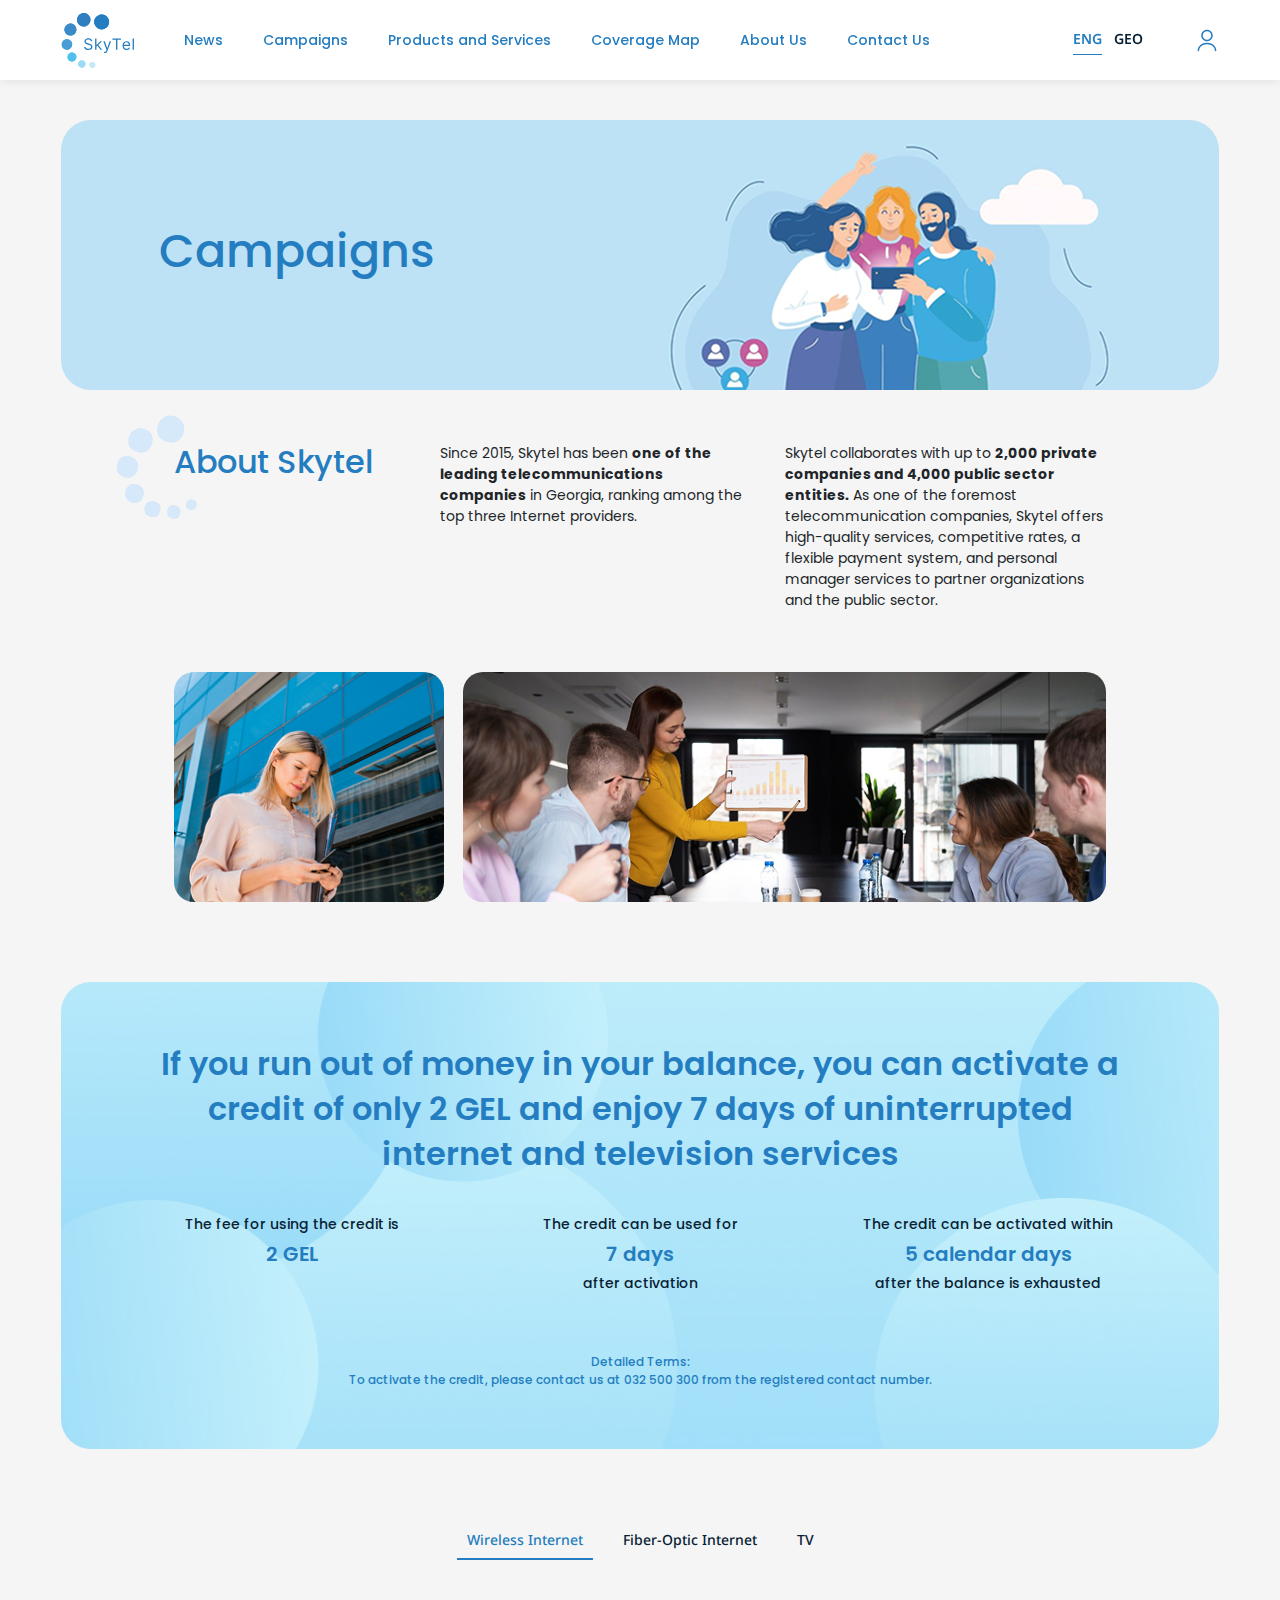
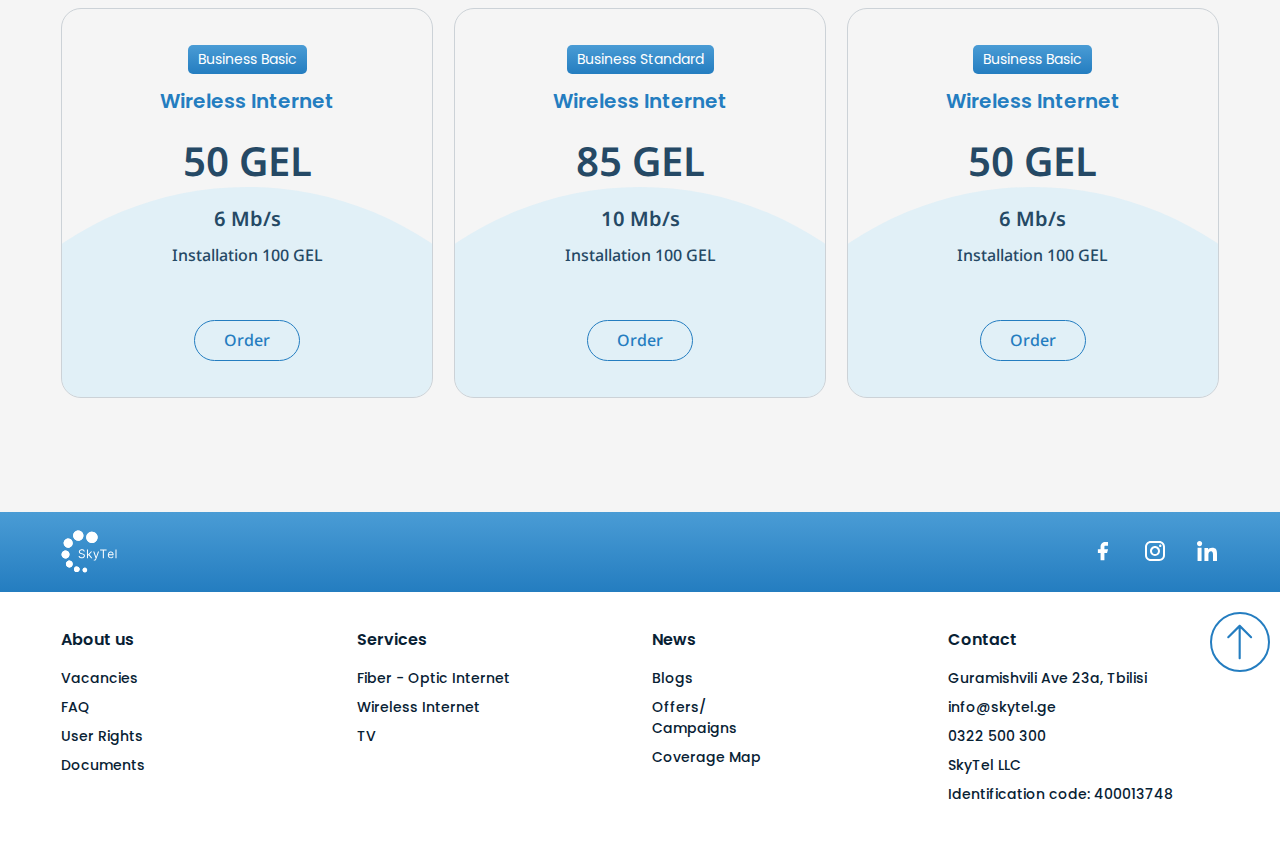
<file: campaigns.html>
<!DOCTYPE html>
<html lang="en">

<head>
    <meta charset="UTF-8">
    <meta http-equiv="X-UA-Compatible" content="IE=edge">
    <meta name="viewport" content="width=device-width, initial-scale=1.0">
    <title>Campaigns page</title>
    <link rel="icon" type="image/x-icon" href="/img/favicon.png">
    <link rel="stylesheet" href="css/lib/bootstrap.min.css">
    <link rel="stylesheet" href="https://cdn.jsdelivr.net/npm/swiper@11/swiper-bundle.min.css" />
    <link rel="stylesheet" href="css/style.css">
</head>

<body>
    <header class="header">
        <div class="container">
            <div class="row g-0 align-items-center">
                <div class="header__logo">
                    <a href="#">
                        <img src="img/general/logo.svg" alt="logo">
                    </a>
                </div>
                <div class="header__nav">
                    <ul>
                        <li><a href="#">News</a></li>
                        <li><a href="#">Campaigns</a></li>
                        <li><a href="#">Products and Services</a></li>
                        <li><a href="#">Coverage Map</a></li>
                        <li><a href="#">About Us</a></li>
                        <li><a href="#">Contact Us</a></li>
                    </ul>
                </div>
                <div class="header__rightsect">

                    <div class="header__language">
                        <ul>
                            <li class="active"><a href="#">ENG</a></li>
                            <li><a href="#">GEO</a></li>
                        </ul>
                    </div>
                    <div class="profile">
                        <button>
                            <img src="img/general/user-icon.svg" alt="">
                        </button>
                    </div>
                    <div class="header__burger">
                        <button class="burger burger2"><span></span></button>
                    </div>
                </div>
            </div>
        </div>
    </header>

    <main class="main">
        <section class="topsect">
            <div class="container">
                <div class="topsect__inner" style="background-color: #BDE2F5;">
                    <div class="topsect__descr">
                        <h1>
                            Campaigns
                        </h1>
                    </div>
                    <img src="img/campaigns/hero_image.png" alt="Top background">
                </div>
            </div>
        </section>

        <section class="infosect">
            <div class="container">
                <div class="infosect__inner">
                    <div class="infosect__title">
                        <img src="img/campaigns/text-frame.png" alt="circle">
                        <h2>
                            About Skytel
                        </h2>
                    </div>
                    <div class="infosect__descr row">
                        <div class="col-md-6">
                            <p>
                                Since 2015, Skytel has been <b>one of the leading telecommunications companies</b> in
                                Georgia,
                                ranking among the top three Internet providers.
                            </p>
                        </div>
                        <div class="col-md-6">
                            <p>
                                Skytel collaborates with up to <b>2,000 private companies and 4,000 public sector
                                    entities.</b>
                                As one of the foremost telecommunication companies, Skytel offers high-quality services,
                                competitive rates, a flexible payment system,
                                and personal manager services to partner organizations and the public sector.
                            </p>
                        </div>
                    </div>
                </div>
                <div class="infosect__bottom">
                    <img src="img/campaigns/img1.jpg" alt="image">
                    <img src="img/campaigns/img2.jpg" alt="image">
                </div>
            </div>
        </section>

        <section class="banner">
            <div class="container">
                <div class="banner__inner">
                    <img src="img/campaigns/background.jpg" alt="Background" class="banner__bg">
                    <h2 class="banner__title">
                        If you run out of money in your balance, you can activate a credit of only 2 GEL and enjoy 7
                        days of uninterrupted internet and television services
                    </h2>

                    <div class="banner__info">
                        <div class="banner__col">
                            <p>
                                The fee for using the credit is
                            </p>
                            <span>
                                2 GEL
                            </span>
                        </div>
                        <div class="banner__col">
                            <p>
                                The credit can be used for
                            </p>
                            <span>
                                7 days
                            </span>
                            <p>
                                after activation
                            </p>
                        </div>
                        <div class="banner__col">
                            <p>
                                The credit can be activated within
                            </p>
                            <span>
                                5 calendar days
                            </span>
                            <p>
                                after the balance is exhausted
                            </p>
                        </div>
                    </div>

                    <p class="banner__bottom">
                        Detailed Terms:<br>
                        To activate the credit, please contact us at 032 500 300 from the registered contact number.
                    </p>
                </div>
            </div>
        </section>

        <section class="tabsect">
            <div class="container">
                <div class="tabsect__inner">
                    <div class="tabs">
                        <a href="#wireless-internet" class="tab active">
                            Wireless Internet
                        </a>
                        <a href="#fiber-optic-internet" class="tab">
                            Fiber-Optic Internet
                        </a>
                        <a href="#tv" class="tab">
                            TV
                        </a>
                    </div>
                    <div class="tab-wrapper">
                        <div class="tab-body active" id="wireless-internet">
                            <a href="#" class="tab-card">
                                <p class="type">
                                    Business Basic
                                </p>
                                <h4 class="kind">
                                    Wireless Internet
                                </h4>
                                <p class="name">
                                    50 GEL
                                </p>
                                <p class="speed">
                                    6 Mb/s
                                </p>
                                <p class="text">
                                    Installation 100 GEL
                                </p>
                                <span class="button">
                                    Order
                                </span>
                            </a>
                            <a href="#" class="tab-card">
                                <p class="type">
                                    Business Standard
                                </p>
                                <h4 class="kind">
                                    Wireless Internet
                                </h4>
                                <p class="name">
                                    85 GEL
                                </p>
                                <p class="speed">
                                    10 Mb/s
                                </p>
                                <p class="text">
                                    Installation 100 GEL
                                </p>
                                <span class="button">
                                    Order
                                </span>
                            </a>
                            <a href="#" class="tab-card">
                                <p class="type">
                                    Business Basic
                                </p>
                                <h4 class="kind">
                                    Wireless Internet
                                </h4>
                                <p class="name">
                                    50 GEL
                                </p>
                                <p class="speed">
                                    6 Mb/s
                                </p>
                                <p class="text">
                                    Installation 100 GEL
                                </p>
                                <span class="button">
                                    Order
                                </span>
                            </a>
                        </div>
                        <div class="tab-body" id="fiber-optic-internet">
                            <a href="#" class="tab-card">
                                <p class="type">
                                    Business Basic
                                </p>
                                <h4 class="kind">
                                    Fiber-Optic Internet
                                </h4>
                                <p class="name">
                                    12 GEL
                                </p>
                                <p class="speed">
                                    3 Mb/s
                                </p>
                                <p class="text">
                                    Installation 100 GEL
                                </p>
                                <span class="button">
                                    Order
                                </span>
                            </a>
                            <a href="#" class="tab-card">
                                <p class="type">
                                    Business Standard
                                </p>
                                <h4 class="kind">
                                    Fiber-Optic Internet
                                </h4>
                                <p class="name">
                                    5 GEL
                                </p>
                                <p class="speed">
                                    16 Mb/s
                                </p>
                                <p class="text">
                                    Installation 100 GEL
                                </p>
                                <span class="button">
                                    Order
                                </span>
                            </a>
                            <a href="#" class="tab-card">
                                <p class="type">
                                    Business Basic
                                </p>
                                <h4 class="kind">
                                    Fiber-Optic Internet
                                </h4>
                                <p class="name">
                                    55 GEL
                                </p>
                                <p class="speed">
                                    36 Mb/s
                                </p>
                                <p class="text">
                                    Installation 100 GEL
                                </p>
                                <span class="button">
                                    Order
                                </span>
                            </a>
                        </div>
                        <div class="tab-body" id="tv">
                            <a href="#" class="tab-card">
                                <p class="type">
                                    Business Basic
                                </p>
                                <h4 class="kind">
                                    TV
                                </h4>
                                <p class="name">
                                    25 GEL
                                </p>
                                <p class="speed">
                                    8 Mb/s
                                </p>
                                <p class="text">
                                    Installation 100 GEL
                                </p>
                                <span class="button">
                                    Order
                                </span>
                            </a>
                            <a href="#" class="tab-card">
                                <p class="type">
                                    Business Standard
                                </p>
                                <h4 class="kind">
                                    TV
                                </h4>
                                <p class="name">
                                    95 GEL
                                </p>
                                <p class="speed">
                                    15 Mb/s
                                </p>
                                <p class="text">
                                    Installation 100 GEL
                                </p>
                                <span class="button">
                                    Order
                                </span>
                            </a>
                            <a href="#" class="tab-card">
                                <p class="type">
                                    Business Basic
                                </p>
                                <h4 class="kind">
                                    TV
                                </h4>
                                <p class="name">
                                    55 GEL
                                </p>
                                <p class="speed">
                                    16 Mb/s
                                </p>
                                <p class="text">
                                    Installation 100 GEL
                                </p>
                                <span class="button">
                                    Order
                                </span>
                            </a>
                        </div>
                    </div>
                </div>
            </div>
        </section>


    </main>

    <footer class="footer">
        <div class="footer__topline">
            <div class="container">
                <div class="d-flex">
                    <a href="#" class="footer__logo"><img src="img/general/logo-footer.svg" alt="logo"></a>
                    <ul>
                        <li>
                            <a href="#" target="_blank">
                                <svg xmlns="http://www.w3.org/2000/svg" width="24" height="25" viewBox="0 0 24 25"
                                    fill="none">
                                    <path
                                        d="M14.2 2.92969C12.9734 2.92969 11.797 3.41696 10.9296 4.28432C10.0623 5.15167 9.575 6.32806 9.575 7.55469V10.1297H7.1C6.976 10.1297 6.875 10.2297 6.875 10.3547V13.7547C6.875 13.8787 6.975 13.9797 7.1 13.9797H9.575V20.9547C9.575 21.0787 9.675 21.1797 9.8 21.1797H13.2C13.324 21.1797 13.425 21.0797 13.425 20.9547V13.9797H15.922C16.025 13.9797 16.115 13.9097 16.14 13.8097L16.99 10.4097C16.9984 10.3765 16.9991 10.3419 16.992 10.3084C16.985 10.2749 16.9704 10.2435 16.9494 10.2165C16.9283 10.1895 16.9014 10.1676 16.8707 10.1526C16.84 10.1375 16.8062 10.1297 16.772 10.1297H13.425V7.55469C13.425 7.45291 13.445 7.35214 13.484 7.25811C13.5229 7.16408 13.58 7.07864 13.652 7.00668C13.724 6.93471 13.8094 6.87763 13.9034 6.83868C13.9974 6.79973 14.0982 6.77969 14.2 6.77969H16.8C16.924 6.77969 17.025 6.67969 17.025 6.55469V3.15469C17.025 3.03069 16.925 2.92969 16.8 2.92969H14.2Z"
                                        fill="white" />
                                </svg>
                            </a>
                        </li>
                        <li>
                            <a href="#" target="_blank">
                                <svg xmlns="http://www.w3.org/2000/svg" width="24" height="25" viewBox="0 0 24 25"
                                    fill="none">
                                    <path
                                        d="M7.8 2.05469H16.2C19.4 2.05469 22 4.65469 22 7.85469V16.2547C22 17.7929 21.3889 19.2682 20.3012 20.3559C19.2135 21.4436 17.7383 22.0547 16.2 22.0547H7.8C4.6 22.0547 2 19.4547 2 16.2547V7.85469C2 6.31643 2.61107 4.84118 3.69878 3.75347C4.78649 2.66576 6.26174 2.05469 7.8 2.05469ZM7.6 4.05469C6.64522 4.05469 5.72955 4.43397 5.05442 5.1091C4.37928 5.78423 4 6.69991 4 7.65469V16.4547C4 18.4447 5.61 20.0547 7.6 20.0547H16.4C17.3548 20.0547 18.2705 19.6754 18.9456 19.0003C19.6207 18.3251 20 17.4095 20 16.4547V7.65469C20 5.66469 18.39 4.05469 16.4 4.05469H7.6ZM17.25 5.55469C17.5815 5.55469 17.8995 5.68638 18.1339 5.9208C18.3683 6.15522 18.5 6.47317 18.5 6.80469C18.5 7.13621 18.3683 7.45415 18.1339 7.68857C17.8995 7.92299 17.5815 8.05469 17.25 8.05469C16.9185 8.05469 16.6005 7.92299 16.3661 7.68857C16.1317 7.45415 16 7.13621 16 6.80469C16 6.47317 16.1317 6.15522 16.3661 5.9208C16.6005 5.68638 16.9185 5.55469 17.25 5.55469ZM12 7.05469C13.3261 7.05469 14.5979 7.58147 15.5355 8.51915C16.4732 9.45684 17 10.7286 17 12.0547C17 13.3808 16.4732 14.6525 15.5355 15.5902C14.5979 16.5279 13.3261 17.0547 12 17.0547C10.6739 17.0547 9.40215 16.5279 8.46447 15.5902C7.52678 14.6525 7 13.3808 7 12.0547C7 10.7286 7.52678 9.45684 8.46447 8.51915C9.40215 7.58147 10.6739 7.05469 12 7.05469ZM12 9.05469C11.2044 9.05469 10.4413 9.37076 9.87868 9.93337C9.31607 10.496 9 11.259 9 12.0547C9 12.8503 9.31607 13.6134 9.87868 14.176C10.4413 14.7386 11.2044 15.0547 12 15.0547C12.7956 15.0547 13.5587 14.7386 14.1213 14.176C14.6839 13.6134 15 12.8503 15 12.0547C15 11.259 14.6839 10.496 14.1213 9.93337C13.5587 9.37076 12.7956 9.05469 12 9.05469Z"
                                        fill="white" />
                                </svg>
                            </a>
                        </li>
                        <li>
                            <a href="#" target="_blank">
                                <svg xmlns="http://www.w3.org/2000/svg" width="24" height="25" viewBox="0 0 24 25"
                                    fill="none">
                                    <path fill-rule="evenodd" clip-rule="evenodd"
                                        d="M9.429 9.02369H13.143V10.8737C13.678 9.80969 15.05 8.85369 17.111 8.85369C21.062 8.85369 22 10.9717 22 14.8577V22.0547H18V15.7427C18 13.5297 17.465 12.2817 16.103 12.2817C14.214 12.2817 13.429 13.6267 13.429 15.7417V22.0547H9.429V9.02369ZM2.57 21.8847H6.57V8.85369H2.57V21.8847ZM7.143 4.60469C7.14315 4.93996 7.07666 5.27192 6.94739 5.58128C6.81812 5.89063 6.62865 6.1712 6.39 6.40669C6.15064 6.64481 5.86671 6.83343 5.55442 6.96177C5.24214 7.09012 4.90763 7.15567 4.57 7.15469C3.8896 7.15316 3.23691 6.88497 2.752 6.40769C2.5143 6.17133 2.32553 5.89043 2.1965 5.58106C2.06746 5.27168 2.00069 4.9399 2 4.60469C2 3.92769 2.27 3.27969 2.753 2.80169C3.2367 2.32257 3.89018 2.05406 4.571 2.05469C5.253 2.05469 5.907 2.32369 6.39 2.80169C6.873 3.27969 7.143 3.92769 7.143 4.60469Z"
                                        fill="white" />
                                </svg>
                            </a>
                        </li>
                    </ul>
                </div>
            </div>
        </div>
        <div class="footer__content">
            <div class="container">
                <div class="row">
                    <div class="col-lg-3 col-md-3 col-sm-6 col-6">
                        <div class="footer__list">
                            <p class="title">About us</p>
                            <ul>
                                <li><a href="#">Vacancies</a></li>
                                <li><a href="#">FAQ</a></li>
                                <li><a href="#">User Rights</a></li>
                                <li><a href="#">Documents</a></li>
                            </ul>
                        </div>
                    </div>
                    <div class="col-lg-3 col-md-3 col-sm-6 col-6">
                        <div class="footer__list">
                            <p class="title">Services</p>
                            <ul>
                                <li><a href="#">Fiber - Optic Internet</a></li>
                                <li><a href="#">Wireless Internet</a></li>
                                <li><a href="#">TV</a></li>
                            </ul>
                        </div>
                    </div>
                    <div class="col-lg-3 col-md-3 col-sm-6 col-6">
                        <div class="footer__list">
                            <p class="title">News</p>
                            <ul>
                                <li><a href="#">Blogs</a></li>
                                <li><a href="#">Offers/<br>Campaigns</a></li>
                                <li><a href="#">Coverage Map</a></li>
                            </ul>
                        </div>
                    </div>
                    <div class="col-lg-3 col-md-3 col-sm-6 col-6">
                        <div class="footer__list">
                            <p class="title">Contact</p>
                            <ul>
                                <li><a href="#">Guramishvili Ave 23a, Tbilisi</a></li>
                                <li><a href="mailto:info@skytel.ge">info@skytel.ge</a></li>
                                <li><a href="tel:0322 500 300">0322 500 300</a></li>
                                <li>SkyTel LLC</li>
                                <li>Identification code: 400013748</li>
                            </ul>
                        </div>
                    </div>
                </div>
            </div>
        </div>

        <button class="totop">
            <svg xmlns="http://www.w3.org/2000/svg" width="60" height="60" viewBox="0 0 60 60" fill="none">
                <rect x="1" y="1" width="58" height="58" rx="29" fill="white" />
                <rect class="border" x="1" y="1" width="58" height="58" rx="29" stroke="#247DC0" stroke-width="2" />
                <path
                    d="M30.4305 13.0752L41.8658 24.5105C42.2816 24.9262 42.2816 25.6004 41.8658 26.0162C41.45 26.432 40.7759 26.432 40.3601 26.0162L30.7425 16.3986L30.7424 46.1719C30.7424 46.466 30.6233 46.7321 30.4306 46.9248C30.2379 47.1175 29.9717 47.2366 29.6777 47.2367C29.0896 47.2367 28.6129 46.76 28.6129 46.1719L28.613 16.3984L18.9952 26.0162C18.5794 26.432 17.9053 26.432 17.4895 26.0162C17.0737 25.6004 17.0737 24.9263 17.4895 24.5105L28.9248 13.0752C29.3406 12.6594 30.0148 12.6594 30.4305 13.0752Z"
                    fill="#247DC0" />
            </svg>
        </button>
    </footer>
</body>

<script src="js/lib/jquery.js"></script>
<script src="js/lib/bootstrap.min.js"></script>
<script src="https://cdn.jsdelivr.net/npm/swiper@11/swiper-bundle.min.js"></script>
<script src="js/main.js"></script>

</html>
</file>
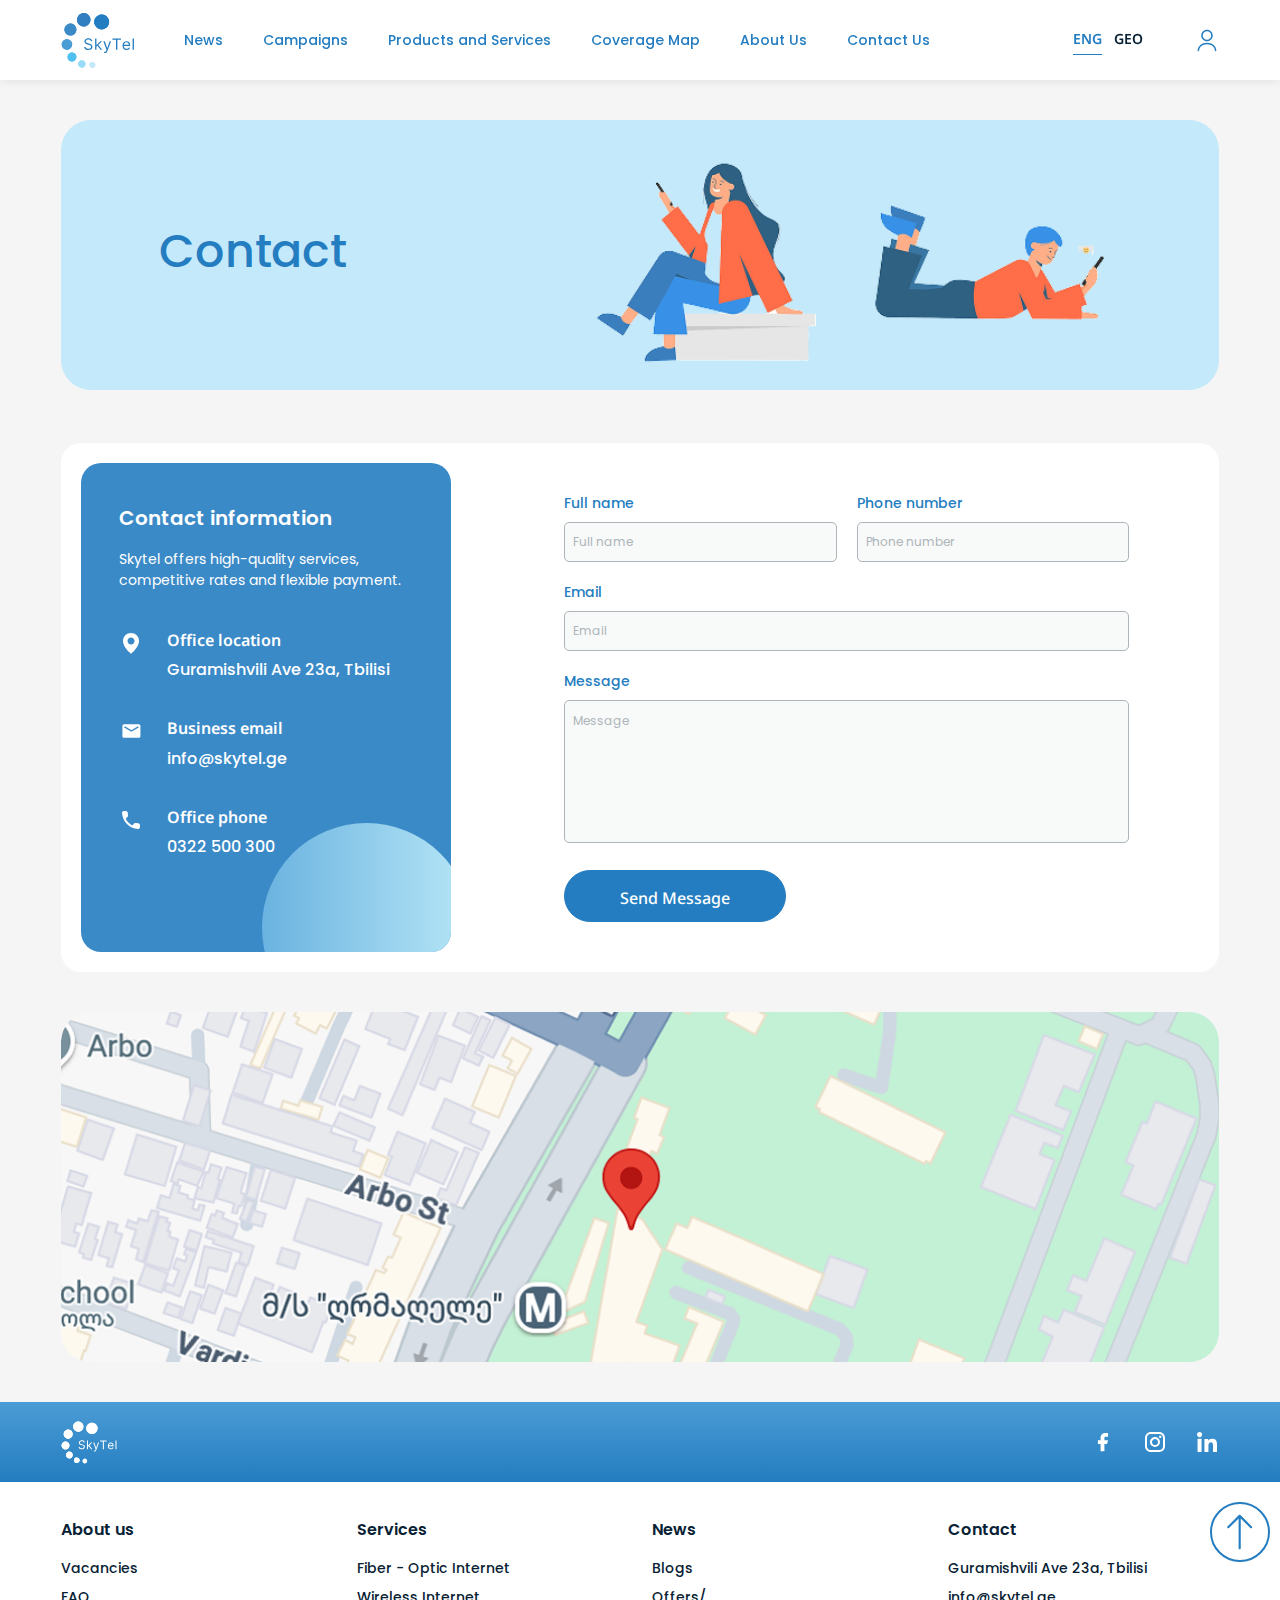
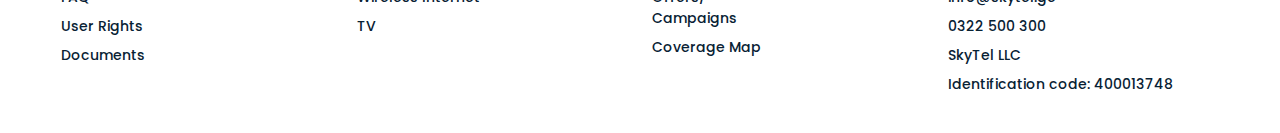
<file: contact.html>
<!DOCTYPE html>
<html lang="en">

<head>
    <meta charset="UTF-8">
    <meta http-equiv="X-UA-Compatible" content="IE=edge">
    <meta name="viewport" content="width=device-width, initial-scale=1.0">
    <title>Contact page</title>
    <link rel="icon" type="image/x-icon" href="/img/favicon.png">
    <link rel="stylesheet" href="css/lib/bootstrap.min.css">
    <link rel="stylesheet" href="css/lib/select2.css">
    <link rel="stylesheet" href="https://cdn.jsdelivr.net/npm/swiper@11/swiper-bundle.min.css" />
    <link rel="stylesheet" href="css/style.css">
</head>

<body>
    <header class="header">
        <div class="container">
            <div class="row g-0 align-items-center">
                <div class="header__logo">
                    <a href="#">
                        <img src="img/general/logo.svg" alt="logo">
                    </a>
                </div>
                <div class="header__nav">
                    <ul>
                        <li><a href="#">News</a></li>
                        <li><a href="#">Campaigns</a></li>
                        <li><a href="#">Products and Services</a></li>
                        <li><a href="#">Coverage Map</a></li>
                        <li><a href="#">About Us</a></li>
                        <li><a href="#">Contact Us</a></li>
                    </ul>
                </div>
                <div class="header__rightsect">

                    <div class="header__language">
                        <ul>
                            <li class="active"><a href="#">ENG</a></li>
                            <li><a href="#">GEO</a></li>
                        </ul>
                    </div>
                    <div class="profile">
                        <button>
                            <img src="img/general/user-icon.svg" alt="">
                        </button>
                    </div>
                    <div class="header__burger">
                        <button class="burger burger2"><span></span></button>
                    </div>
                </div>
            </div>
        </div>
    </header>

    <main class="main">
        <section class="topsect">
            <div class="container">
                <div class="topsect__inner" style="background-color: #C4E9FB;">
                    <div class="topsect__descr">
                        <h1>
                            Contact
                        </h1>
                    </div>
                    <img src="img/contact/top_image.png" alt="Top background">
                </div>
            </div>
        </section>

        <section class="contactsect">
            <div class="container">
                <div class="contactsect__wrapper">
                    <div class="contactsect__info">
                        <h2>
                            Contact information
                        </h2>
                        <p>
                            Skytel offers high-quality services, competitive rates and flexible payment.
                        </p>
                        <ul>
                            <li>
                                <img src="img/contact/location-icon.svg" alt="icon">
                                <p>Office location
                                    <a href="https://maps.app.goo.gl/pCd27EqGfYxY2eus7">Guramishvili Ave 23a, Tbilisi</a>
                                </p>
                            </li>
                            <li>
                                <img src="img/contact/email-icon.svg" alt="icon">
                                <p>Business email
                                    <a href="mailto:info@skytel.ge">info@skytel.ge</a>
                                </p>
                            </li>
                            <li>
                                <img src="img/contact/phone-icon.svg" alt="icon">
                                <p>Office phone
                                    <a href="tel:0322 500 300">0322 500 300</a>
                                </p>
                            </li>
                        </ul>
                    </div>
                    <div class="contactsect__form">
                        <form>
                            <div class="inputfield">
                                <label for="name">
                                    Full name
                                </label>
                                <input type="text" placeholder="Full name">
                            </div>
                            <div class="inputfield">
                                <label for="phone">
                                    Phone number
                                </label>
                                <input type="text" placeholder="Phone number">
                            </div>
                            <div class="inputfield fullwidth">
                                <label for="email">
                                    Email
                                </label>
                                <input type="email" placeholder="Email">
                            </div>
                            <div class="inputfield fullwidth">
                                <label for="message">
                                    Message
                                </label>
                                <textarea name="message" id="message" placeholder="Message"></textarea>
                            </div>
                            <input class="bluebtn" type="submit" class="submit-btn" value="Send Message">
                        </form>
                    </div>
                </div>
            </div>
        </section>

        <section class="mapsect">
            <div class="container">
                <a href="https://maps.app.goo.gl/pCd27EqGfYxY2eus7" target="_blank" class="map">
                    <img src="img/contact/map.png" alt="Map">
                </a>
            </div>
        </section>


    </main>

    <footer class="footer">
        <div class="footer__topline">
            <div class="container">
                <div class="d-flex">
                    <a href="#" class="footer__logo"><img src="img/general/logo-footer.svg" alt="logo"></a>
                    <ul>
                        <li>
                            <a href="#" target="_blank">
                                <svg xmlns="http://www.w3.org/2000/svg" width="24" height="25" viewBox="0 0 24 25"
                                    fill="none">
                                    <path
                                        d="M14.2 2.92969C12.9734 2.92969 11.797 3.41696 10.9296 4.28432C10.0623 5.15167 9.575 6.32806 9.575 7.55469V10.1297H7.1C6.976 10.1297 6.875 10.2297 6.875 10.3547V13.7547C6.875 13.8787 6.975 13.9797 7.1 13.9797H9.575V20.9547C9.575 21.0787 9.675 21.1797 9.8 21.1797H13.2C13.324 21.1797 13.425 21.0797 13.425 20.9547V13.9797H15.922C16.025 13.9797 16.115 13.9097 16.14 13.8097L16.99 10.4097C16.9984 10.3765 16.9991 10.3419 16.992 10.3084C16.985 10.2749 16.9704 10.2435 16.9494 10.2165C16.9283 10.1895 16.9014 10.1676 16.8707 10.1526C16.84 10.1375 16.8062 10.1297 16.772 10.1297H13.425V7.55469C13.425 7.45291 13.445 7.35214 13.484 7.25811C13.5229 7.16408 13.58 7.07864 13.652 7.00668C13.724 6.93471 13.8094 6.87763 13.9034 6.83868C13.9974 6.79973 14.0982 6.77969 14.2 6.77969H16.8C16.924 6.77969 17.025 6.67969 17.025 6.55469V3.15469C17.025 3.03069 16.925 2.92969 16.8 2.92969H14.2Z"
                                        fill="white" />
                                </svg>
                            </a>
                        </li>
                        <li>
                            <a href="#" target="_blank">
                                <svg xmlns="http://www.w3.org/2000/svg" width="24" height="25" viewBox="0 0 24 25"
                                    fill="none">
                                    <path
                                        d="M7.8 2.05469H16.2C19.4 2.05469 22 4.65469 22 7.85469V16.2547C22 17.7929 21.3889 19.2682 20.3012 20.3559C19.2135 21.4436 17.7383 22.0547 16.2 22.0547H7.8C4.6 22.0547 2 19.4547 2 16.2547V7.85469C2 6.31643 2.61107 4.84118 3.69878 3.75347C4.78649 2.66576 6.26174 2.05469 7.8 2.05469ZM7.6 4.05469C6.64522 4.05469 5.72955 4.43397 5.05442 5.1091C4.37928 5.78423 4 6.69991 4 7.65469V16.4547C4 18.4447 5.61 20.0547 7.6 20.0547H16.4C17.3548 20.0547 18.2705 19.6754 18.9456 19.0003C19.6207 18.3251 20 17.4095 20 16.4547V7.65469C20 5.66469 18.39 4.05469 16.4 4.05469H7.6ZM17.25 5.55469C17.5815 5.55469 17.8995 5.68638 18.1339 5.9208C18.3683 6.15522 18.5 6.47317 18.5 6.80469C18.5 7.13621 18.3683 7.45415 18.1339 7.68857C17.8995 7.92299 17.5815 8.05469 17.25 8.05469C16.9185 8.05469 16.6005 7.92299 16.3661 7.68857C16.1317 7.45415 16 7.13621 16 6.80469C16 6.47317 16.1317 6.15522 16.3661 5.9208C16.6005 5.68638 16.9185 5.55469 17.25 5.55469ZM12 7.05469C13.3261 7.05469 14.5979 7.58147 15.5355 8.51915C16.4732 9.45684 17 10.7286 17 12.0547C17 13.3808 16.4732 14.6525 15.5355 15.5902C14.5979 16.5279 13.3261 17.0547 12 17.0547C10.6739 17.0547 9.40215 16.5279 8.46447 15.5902C7.52678 14.6525 7 13.3808 7 12.0547C7 10.7286 7.52678 9.45684 8.46447 8.51915C9.40215 7.58147 10.6739 7.05469 12 7.05469ZM12 9.05469C11.2044 9.05469 10.4413 9.37076 9.87868 9.93337C9.31607 10.496 9 11.259 9 12.0547C9 12.8503 9.31607 13.6134 9.87868 14.176C10.4413 14.7386 11.2044 15.0547 12 15.0547C12.7956 15.0547 13.5587 14.7386 14.1213 14.176C14.6839 13.6134 15 12.8503 15 12.0547C15 11.259 14.6839 10.496 14.1213 9.93337C13.5587 9.37076 12.7956 9.05469 12 9.05469Z"
                                        fill="white" />
                                </svg>
                            </a>
                        </li>
                        <li>
                            <a href="#" target="_blank">
                                <svg xmlns="http://www.w3.org/2000/svg" width="24" height="25" viewBox="0 0 24 25"
                                    fill="none">
                                    <path fill-rule="evenodd" clip-rule="evenodd"
                                        d="M9.429 9.02369H13.143V10.8737C13.678 9.80969 15.05 8.85369 17.111 8.85369C21.062 8.85369 22 10.9717 22 14.8577V22.0547H18V15.7427C18 13.5297 17.465 12.2817 16.103 12.2817C14.214 12.2817 13.429 13.6267 13.429 15.7417V22.0547H9.429V9.02369ZM2.57 21.8847H6.57V8.85369H2.57V21.8847ZM7.143 4.60469C7.14315 4.93996 7.07666 5.27192 6.94739 5.58128C6.81812 5.89063 6.62865 6.1712 6.39 6.40669C6.15064 6.64481 5.86671 6.83343 5.55442 6.96177C5.24214 7.09012 4.90763 7.15567 4.57 7.15469C3.8896 7.15316 3.23691 6.88497 2.752 6.40769C2.5143 6.17133 2.32553 5.89043 2.1965 5.58106C2.06746 5.27168 2.00069 4.9399 2 4.60469C2 3.92769 2.27 3.27969 2.753 2.80169C3.2367 2.32257 3.89018 2.05406 4.571 2.05469C5.253 2.05469 5.907 2.32369 6.39 2.80169C6.873 3.27969 7.143 3.92769 7.143 4.60469Z"
                                        fill="white" />
                                </svg>
                            </a>
                        </li>
                    </ul>
                </div>
            </div>
        </div>
        <div class="footer__content">
            <div class="container">
                <div class="row">
                    <div class="col-lg-3 col-md-3 col-sm-6 col-6">
                        <div class="footer__list">
                            <p class="title">About us</p>
                            <ul>
                                <li><a href="#">Vacancies</a></li>
                                <li><a href="#">FAQ</a></li>
                                <li><a href="#">User Rights</a></li>
                                <li><a href="#">Documents</a></li>
                            </ul>
                        </div>
                    </div>
                    <div class="col-lg-3 col-md-3 col-sm-6 col-6">
                        <div class="footer__list">
                            <p class="title">Services</p>
                            <ul>
                                <li><a href="#">Fiber - Optic Internet</a></li>
                                <li><a href="#">Wireless Internet</a></li>
                                <li><a href="#">TV</a></li>
                            </ul>
                        </div>
                    </div>
                    <div class="col-lg-3 col-md-3 col-sm-6 col-6">
                        <div class="footer__list">
                            <p class="title">News</p>
                            <ul>
                                <li><a href="#">Blogs</a></li>
                                <li><a href="#">Offers/<br>Campaigns</a></li>
                                <li><a href="#">Coverage Map</a></li>
                            </ul>
                        </div>
                    </div>
                    <div class="col-lg-3 col-md-3 col-sm-6 col-6">
                        <div class="footer__list">
                            <p class="title">Contact</p>
                            <ul>
                                <li><a href="#">Guramishvili Ave 23a, Tbilisi</a></li>
                                <li><a href="mailto:info@skytel.ge">info@skytel.ge</a></li>
                                <li><a href="tel:0322 500 300">0322 500 300</a></li>
                                <li>SkyTel LLC</li>
                                <li>Identification code: 400013748</li>
                            </ul>
                        </div>
                    </div>
                </div>
            </div>
        </div>

        <button class="totop">
            <svg xmlns="http://www.w3.org/2000/svg" width="60" height="60" viewBox="0 0 60 60" fill="none">
                <rect x="1" y="1" width="58" height="58" rx="29" fill="white" />
                <rect class="border" x="1" y="1" width="58" height="58" rx="29" stroke="#247DC0" stroke-width="2" />
                <path
                    d="M30.4305 13.0752L41.8658 24.5105C42.2816 24.9262 42.2816 25.6004 41.8658 26.0162C41.45 26.432 40.7759 26.432 40.3601 26.0162L30.7425 16.3986L30.7424 46.1719C30.7424 46.466 30.6233 46.7321 30.4306 46.9248C30.2379 47.1175 29.9717 47.2366 29.6777 47.2367C29.0896 47.2367 28.6129 46.76 28.6129 46.1719L28.613 16.3984L18.9952 26.0162C18.5794 26.432 17.9053 26.432 17.4895 26.0162C17.0737 25.6004 17.0737 24.9263 17.4895 24.5105L28.9248 13.0752C29.3406 12.6594 30.0148 12.6594 30.4305 13.0752Z"
                    fill="#247DC0" />
            </svg>
        </button>
    </footer>
</body>

<script src="js/lib/jquery.js"></script>
<script src="js/lib/bootstrap.min.js"></script>
<script src="js/lib/select2.js"></script>
<script src="https://cdn.jsdelivr.net/npm/swiper@11/swiper-bundle.min.js"></script>
<script src="js/main.js"></script>

</html>
</file>
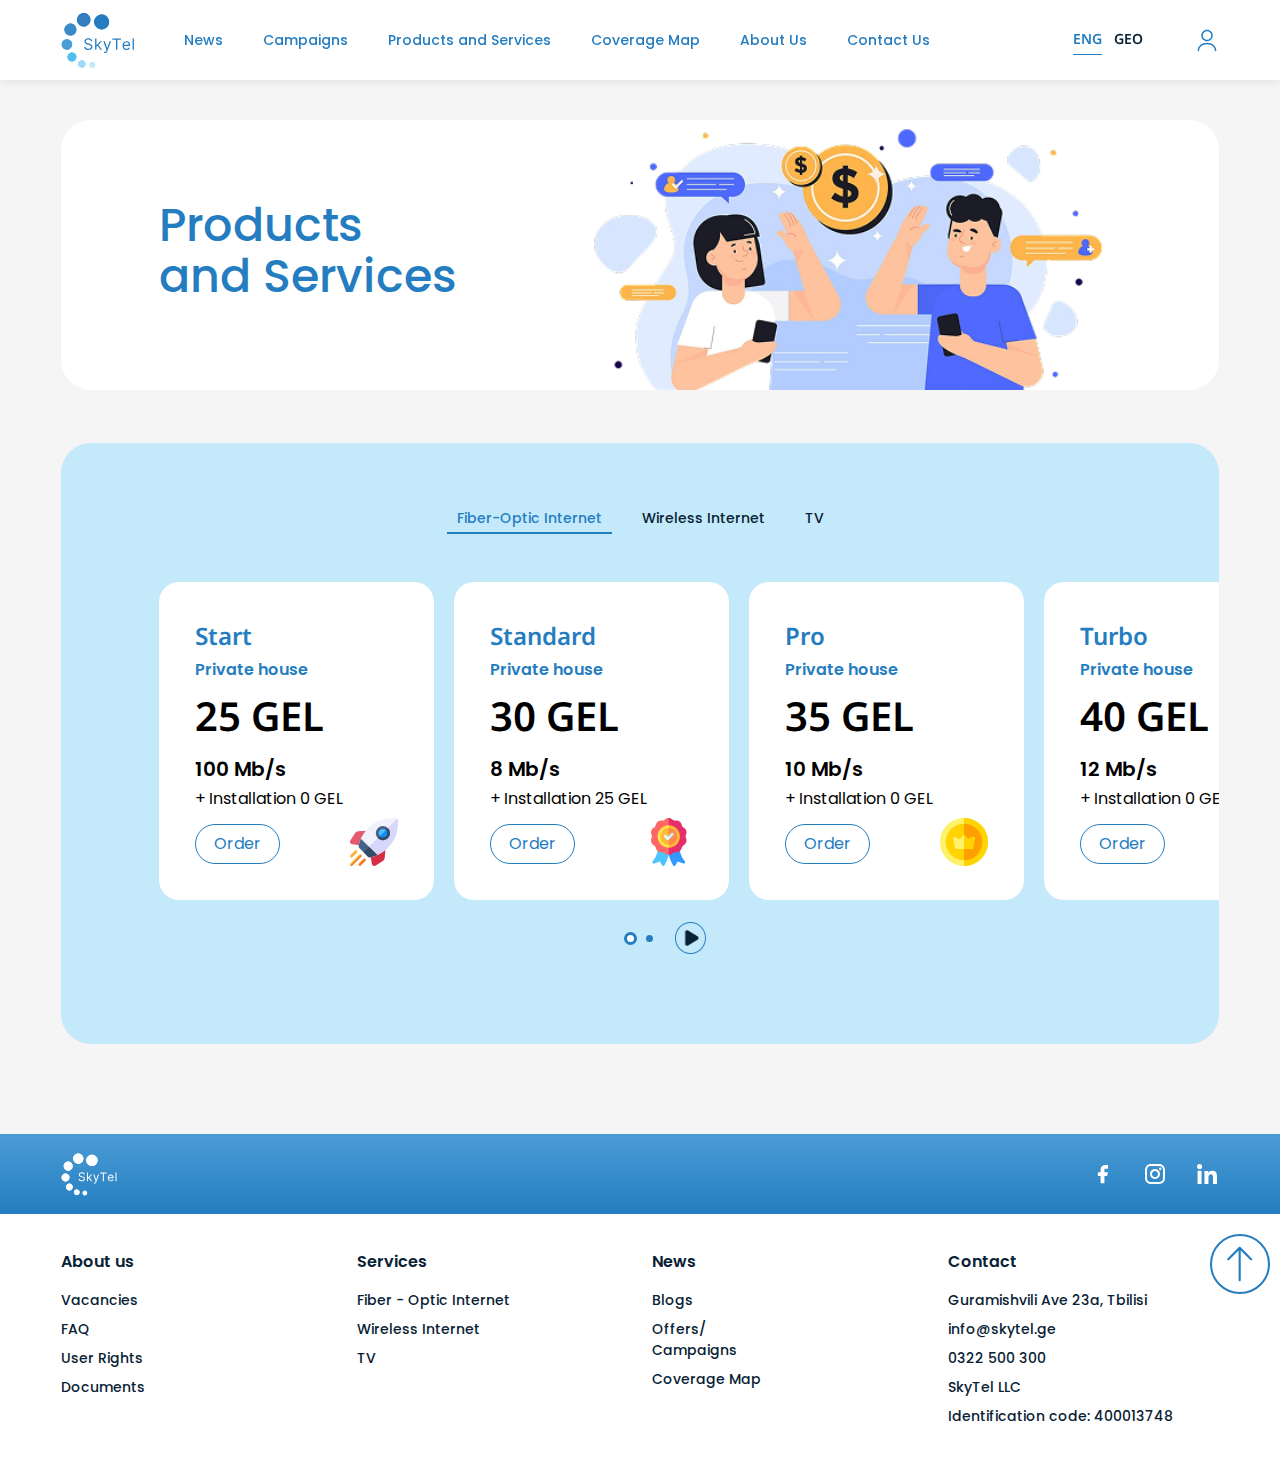
<file: products-services.html>
<!DOCTYPE html>
<html lang="en">

<head>
    <meta charset="UTF-8">
    <meta http-equiv="X-UA-Compatible" content="IE=edge">
    <meta name="viewport" content="width=device-width, initial-scale=1.0">
    <title>Products & Services</title>
    <link rel="icon" type="image/x-icon" href="/img/favicon.png">
    <link rel="stylesheet" href="css/lib/bootstrap.min.css">
    <link rel="stylesheet" href="https://cdn.jsdelivr.net/npm/swiper@11/swiper-bundle.min.css" />
    <link rel="stylesheet" href="css/style.css">
</head>

<body>
    <header class="header">
        <div class="container">
            <div class="row g-0 align-items-center">
                <div class="header__logo">
                    <a href="#">
                        <img src="img/general/logo.svg" alt="logo">
                    </a>
                </div>
                <div class="header__nav">
                    <ul>
                        <li><a href="#">News</a></li>
                        <li><a href="#">Campaigns</a></li>
                        <li><a href="#">Products and Services</a></li>
                        <li><a href="#">Coverage Map</a></li>
                        <li><a href="#">About Us</a></li>
                        <li><a href="#">Contact Us</a></li>
                    </ul>
                </div>
                <div class="header__rightsect">

                    <div class="header__language">
                        <ul>
                            <li class="active"><a href="#">ENG</a></li>
                            <li><a href="#">GEO</a></li>
                        </ul>
                    </div>
                    <div class="profile">
                        <button>
                            <img src="img/general/user-icon.svg" alt="">
                        </button>
                    </div>
                    <div class="header__burger">
                        <button class="burger burger2"><span></span></button>
                    </div>
                </div>
            </div>
        </div>
    </header>

    <main class="main">
        <section class="topsect">
            <div class="container">
                <div class="topsect__inner" style="background-color: #ffffff;">
                    <div class="topsect__descr">
                        <h1>
                            Products <br>
                            and Services
                        </h1>
                    </div>
                    <img src="img/products/hero-image.png" alt="Top background">
                </div>
            </div>
        </section>

        <section class="products">
            <div class="container">
                <div class="ourservsect">
                    <div class="tabswrapper">
                        <ul class="nav nav-tabs" id="myTab" role="tablist">
                            <li class="nav-item" role="presentation">
                                <button class="nav-link active" id="fiber-tab" data-bs-toggle="tab"
                                    data-bs-target="#fiber-tab-pane" type="button" role="tab"
                                    aria-controls="fiber-tab-pane" aria-selected="true">Fiber-Optic
                                    Internet</button>
                            </li>
                            <li class="nav-item" role="presentation">
                                <button class="nav-link" id="wireless-tab" data-bs-toggle="tab"
                                    data-bs-target="#wireless-tab-pane" type="button" role="tab"
                                    aria-controls="wireless-tab-pane" aria-selected="false">Wireless
                                    Internet</button>
                            </li>
                            <li class="nav-item" role="presentation">
                                <button class="nav-link" id="tv-tab" data-bs-toggle="tab" data-bs-target="#tv-tab-pane"
                                    type="button" role="tab" aria-controls="tv-tab-pane"
                                    aria-selected="false">TV</button>
                            </li>
                        </ul>
                        <div class="tab-content" id="myTabContent">
                            <div class="tab-pane fade show active" id="fiber-tab-pane" role="tabpanel"
                                aria-labelledby="fiber-tab" tabindex="0">
                                <div class="swiper mySwiper1 perviewauto">
                                    <div class="swiper-wrapper">
                                        <div class="swiper-slide">
                                            <a href="#" class="srvslidewrap">
                                                <p class="tar">Start</p>
                                                <p class="name">Private house</p>
                                                <p class="title">25 GEL</p>
                                                <p>
                                                    100 Mb/s
                                                    <span>+ Installation 0 GEL</span>
                                                </p>
                                                <span class="btn">
                                                    Order
                                                </span>
                                                <div class="icbot">
                                                    <img src="img/main/serv3.svg" alt="icon">
                                                </div>
                                            </a>
                                        </div>
                                        <div class="swiper-slide">
                                            <a href="#" class="srvslidewrap">
                                                <p class="tar">Standard</p>
                                                <p class="name">Private house</p>
                                                <p class="title">30 GEL</p>
                                                <p>
                                                    8 Mb/s
                                                    <span>+ Installation 25 GEL</span>
                                                </p>
                                                <span class="btn">
                                                    Order
                                                </span>
                                                <div class="icbot">
                                                    <img src="img/main/serv4.svg" alt="icon">
                                                </div>
                                            </a>
                                        </div>
                                        <div class="swiper-slide">
                                            <a href="#" class="srvslidewrap">
                                                <p class="tar">Pro</p>
                                                <p class="name">Private house</p>
                                                <p class="title">35 GEL</p>
                                                <p>
                                                    10 Mb/s
                                                    <span>+ Installation 0 GEL</span>
                                                </p>
                                                <span class="btn">
                                                    Order
                                                </span>
                                                <div class="icbot">
                                                    <img src="img/main/serv5.svg" alt="icon">
                                                </div>
                                            </a>
                                        </div>
                                        <div class="swiper-slide">
                                            <a href="#" class="srvslidewrap">
                                                <p class="tar">Turbo</p>
                                                <p class="name">Private house</p>
                                                <p class="title">40 GEL</p>
                                                <p>
                                                    12 Mb/s
                                                    <span>+ Installation 0 GEL</span>
                                                </p>
                                                <span class="btn">
                                                    Order
                                                </span>
                                                <div class="icbot">
                                                    <img src="img/products/turbo.svg" alt="icon">
                                                </div>
                                            </a>
                                        </div>
                                    </div>
                                    <div class="bottom-row">
                                        <div class="swiper-button-prev">
                                            <img src="img/products/prev.png" alt="prev">
                                        </div>
                                        <div class="swiper-pagination"></div>
                                        <div class="swiper-button-next">
                                            <img src="img/products/play.png" alt="next">
                                        </div>
                                    </div>
                                </div>
                            </div>
                            <div class="tab-pane fade" id="wireless-tab-pane" role="tabpanel"
                                aria-labelledby="wireless-tab" tabindex="0">
                                <div class="swiper mySwiper1 perviewauto">
                                    <div class="swiper-wrapper">
                                        <div class="swiper-slide">
                                            <a href="#" class="srvslidewrap">
                                                <p class="tar">Turbo</p>
                                                <p class="title">40 GEL</p>
                                                <p>
                                                    50 Mb/s
                                                    <span>+ Installation 0 GEL</span>
                                                </p>
                                                <span class="btn">
                                                    Order
                                                </span>
                                                <div class="ictop">
                                                    <img src="img/main/serv2.svg" alt="icon">
                                                </div>
                                                <div class="icbot">
                                                    <img src="img/products/turbo.svg" alt="icon">
                                                </div>
                                            </a>
                                        </div>
                                        <div class="swiper-slide">
                                            <a href="#" class="srvslidewrap">
                                                <p class="tar">Max</p>
                                                <p class="title">25 GEL</p>
                                                <p>
                                                    100 Mb/s
                                                    <span>+ Installation 25 GEL</span>
                                                </p>
                                                <span class="btn">
                                                    Order
                                                </span>
                                                <div class="ictop">
                                                    <img src="img/main/serv2.svg" alt="icon">
                                                </div>
                                                <div class="icbot">
                                                    <img src="img/products/max.svg" alt="icon">
                                                </div>
                                            </a>
                                        </div>
                                    </div>
                                    <div class="bottom-row">
                                        <div class="swiper-button-prev">
                                            <img src="img/products/prev.png" alt="prev">
                                        </div>
                                        <div class="swiper-pagination"></div>
                                        <div class="swiper-button-next">
                                            <img src="img/products/play.png" alt="next">
                                        </div>
                                    </div>
                                </div>
                            </div>
                            <div class="tab-pane fade" id="tv-tab-pane" role="tabpanel" aria-labelledby="tv-tab"
                                tabindex="0">
                                <div class="swiper mySwiper1 perviewauto">
                                    <div class="swiper-wrapper">
                                        <div class="swiper-slide">
                                            <a href="#" class="srvslidewrap">
                                                <p class="tar">Basic</p>
                                                <p class="name">IPTV</p>
                                                <p class="title">11 GEL</p>
                                                <p class="speed">
                                                    <span>
                                                        Installation 75 GEL
                                                    </span>
                                                </p>
                                                <span class="btn" data-bs-toggle="modal"
                                                    data-bs-target="#productsModal">
                                                    More
                                                </span>
                                                <div class="icbot">
                                                    <img src="img/products/basic-tv.png" alt="icon">
                                                </div>
                                            </a>
                                        </div>
                                        <div class="swiper-slide">
                                            <a href="#" class="srvslidewrap">
                                                <p class="tar">Standard</p>
                                                <p class="name">IPTV</p>
                                                <p class="title">17 GEL</p>
                                                <p class="speed">
                                                    <span>
                                                        Installation 75 GEL
                                                    </span>
                                                </p>
                                                <span class="btn" data-bs-toggle="modal"
                                                    data-bs-target="#productsModal">
                                                    More
                                                </span>
                                                <div class="icbot">
                                                    <img src="img/main/serv4.svg" alt="icon">
                                                </div>
                                            </a>
                                        </div>
                                        <div class="swiper-slide">
                                            <a href="#" class="srvslidewrap">
                                                <p class="tar">Premium</p>
                                                <p class="name">IPTV</p>
                                                <p class="title">19 GEL</p>
                                                <p class="speed">
                                                    <span>
                                                        Installation 75 GEL
                                                    </span>
                                                </p>
                                                <span class="btn" data-bs-toggle="modal"
                                                    data-bs-target="#productsModal">
                                                    More
                                                </span>
                                                <div class="icbot">
                                                    <img src="img/products/premium-tv.png" alt="icon">
                                                </div>
                                            </a>
                                        </div>
                                        <div class="swiper-slide">
                                            <a href="#" class="srvslidewrap special">
                                                <p class="tar">Setanta Sports</p>
                                                <p class="name">Thematic</p>
                                                <p class="title">5 GEL</p>
                                                <p class="speed">
                                                    <span>
                                                        Installation 0 GEL
                                                    </span>
                                                </p>
                                                <span class="btn" data-bs-toggle="modal"
                                                    data-bs-target="#productsModal">
                                                    More
                                                </span>
                                                <div class="icbot">
                                                    <img src="img/products/sports.svg" alt="icon">
                                                </div>
                                            </a>
                                        </div>
                                    </div>
                                    <div class="bottom-row">
                                        <div class="swiper-button-prev">
                                            <img src="img/products/prev.png" alt="prev">
                                        </div>
                                        <div class="swiper-pagination"></div>
                                        <div class="swiper-button-next">
                                            <img src="img/products/play.png" alt="next">
                                        </div>
                                    </div>
                                </div>
                            </div>
                        </div>
                    </div>
                </div>
            </div>
        </section>


    </main>

    <footer class="footer">
        <div class="footer__topline">
            <div class="container">
                <div class="d-flex">
                    <a href="#" class="footer__logo"><img src="img/general/logo-footer.svg" alt="logo"></a>
                    <ul>
                        <li>
                            <a href="#" target="_blank">
                                <svg xmlns="http://www.w3.org/2000/svg" width="24" height="25" viewBox="0 0 24 25"
                                    fill="none">
                                    <path
                                        d="M14.2 2.92969C12.9734 2.92969 11.797 3.41696 10.9296 4.28432C10.0623 5.15167 9.575 6.32806 9.575 7.55469V10.1297H7.1C6.976 10.1297 6.875 10.2297 6.875 10.3547V13.7547C6.875 13.8787 6.975 13.9797 7.1 13.9797H9.575V20.9547C9.575 21.0787 9.675 21.1797 9.8 21.1797H13.2C13.324 21.1797 13.425 21.0797 13.425 20.9547V13.9797H15.922C16.025 13.9797 16.115 13.9097 16.14 13.8097L16.99 10.4097C16.9984 10.3765 16.9991 10.3419 16.992 10.3084C16.985 10.2749 16.9704 10.2435 16.9494 10.2165C16.9283 10.1895 16.9014 10.1676 16.8707 10.1526C16.84 10.1375 16.8062 10.1297 16.772 10.1297H13.425V7.55469C13.425 7.45291 13.445 7.35214 13.484 7.25811C13.5229 7.16408 13.58 7.07864 13.652 7.00668C13.724 6.93471 13.8094 6.87763 13.9034 6.83868C13.9974 6.79973 14.0982 6.77969 14.2 6.77969H16.8C16.924 6.77969 17.025 6.67969 17.025 6.55469V3.15469C17.025 3.03069 16.925 2.92969 16.8 2.92969H14.2Z"
                                        fill="white" />
                                </svg>
                            </a>
                        </li>
                        <li>
                            <a href="#" target="_blank">
                                <svg xmlns="http://www.w3.org/2000/svg" width="24" height="25" viewBox="0 0 24 25"
                                    fill="none">
                                    <path
                                        d="M7.8 2.05469H16.2C19.4 2.05469 22 4.65469 22 7.85469V16.2547C22 17.7929 21.3889 19.2682 20.3012 20.3559C19.2135 21.4436 17.7383 22.0547 16.2 22.0547H7.8C4.6 22.0547 2 19.4547 2 16.2547V7.85469C2 6.31643 2.61107 4.84118 3.69878 3.75347C4.78649 2.66576 6.26174 2.05469 7.8 2.05469ZM7.6 4.05469C6.64522 4.05469 5.72955 4.43397 5.05442 5.1091C4.37928 5.78423 4 6.69991 4 7.65469V16.4547C4 18.4447 5.61 20.0547 7.6 20.0547H16.4C17.3548 20.0547 18.2705 19.6754 18.9456 19.0003C19.6207 18.3251 20 17.4095 20 16.4547V7.65469C20 5.66469 18.39 4.05469 16.4 4.05469H7.6ZM17.25 5.55469C17.5815 5.55469 17.8995 5.68638 18.1339 5.9208C18.3683 6.15522 18.5 6.47317 18.5 6.80469C18.5 7.13621 18.3683 7.45415 18.1339 7.68857C17.8995 7.92299 17.5815 8.05469 17.25 8.05469C16.9185 8.05469 16.6005 7.92299 16.3661 7.68857C16.1317 7.45415 16 7.13621 16 6.80469C16 6.47317 16.1317 6.15522 16.3661 5.9208C16.6005 5.68638 16.9185 5.55469 17.25 5.55469ZM12 7.05469C13.3261 7.05469 14.5979 7.58147 15.5355 8.51915C16.4732 9.45684 17 10.7286 17 12.0547C17 13.3808 16.4732 14.6525 15.5355 15.5902C14.5979 16.5279 13.3261 17.0547 12 17.0547C10.6739 17.0547 9.40215 16.5279 8.46447 15.5902C7.52678 14.6525 7 13.3808 7 12.0547C7 10.7286 7.52678 9.45684 8.46447 8.51915C9.40215 7.58147 10.6739 7.05469 12 7.05469ZM12 9.05469C11.2044 9.05469 10.4413 9.37076 9.87868 9.93337C9.31607 10.496 9 11.259 9 12.0547C9 12.8503 9.31607 13.6134 9.87868 14.176C10.4413 14.7386 11.2044 15.0547 12 15.0547C12.7956 15.0547 13.5587 14.7386 14.1213 14.176C14.6839 13.6134 15 12.8503 15 12.0547C15 11.259 14.6839 10.496 14.1213 9.93337C13.5587 9.37076 12.7956 9.05469 12 9.05469Z"
                                        fill="white" />
                                </svg>
                            </a>
                        </li>
                        <li>
                            <a href="#" target="_blank">
                                <svg xmlns="http://www.w3.org/2000/svg" width="24" height="25" viewBox="0 0 24 25"
                                    fill="none">
                                    <path fill-rule="evenodd" clip-rule="evenodd"
                                        d="M9.429 9.02369H13.143V10.8737C13.678 9.80969 15.05 8.85369 17.111 8.85369C21.062 8.85369 22 10.9717 22 14.8577V22.0547H18V15.7427C18 13.5297 17.465 12.2817 16.103 12.2817C14.214 12.2817 13.429 13.6267 13.429 15.7417V22.0547H9.429V9.02369ZM2.57 21.8847H6.57V8.85369H2.57V21.8847ZM7.143 4.60469C7.14315 4.93996 7.07666 5.27192 6.94739 5.58128C6.81812 5.89063 6.62865 6.1712 6.39 6.40669C6.15064 6.64481 5.86671 6.83343 5.55442 6.96177C5.24214 7.09012 4.90763 7.15567 4.57 7.15469C3.8896 7.15316 3.23691 6.88497 2.752 6.40769C2.5143 6.17133 2.32553 5.89043 2.1965 5.58106C2.06746 5.27168 2.00069 4.9399 2 4.60469C2 3.92769 2.27 3.27969 2.753 2.80169C3.2367 2.32257 3.89018 2.05406 4.571 2.05469C5.253 2.05469 5.907 2.32369 6.39 2.80169C6.873 3.27969 7.143 3.92769 7.143 4.60469Z"
                                        fill="white" />
                                </svg>
                            </a>
                        </li>
                    </ul>
                </div>
            </div>
        </div>
        <div class="footer__content">
            <div class="container">
                <div class="row">
                    <div class="col-lg-3 col-md-3 col-sm-6 col-6">
                        <div class="footer__list">
                            <p class="title">About us</p>
                            <ul>
                                <li><a href="#">Vacancies</a></li>
                                <li><a href="#">FAQ</a></li>
                                <li><a href="#">User Rights</a></li>
                                <li><a href="#">Documents</a></li>
                            </ul>
                        </div>
                    </div>
                    <div class="col-lg-3 col-md-3 col-sm-6 col-6">
                        <div class="footer__list">
                            <p class="title">Services</p>
                            <ul>
                                <li><a href="#">Fiber - Optic Internet</a></li>
                                <li><a href="#">Wireless Internet</a></li>
                                <li><a href="#">TV</a></li>
                            </ul>
                        </div>
                    </div>
                    <div class="col-lg-3 col-md-3 col-sm-6 col-6">
                        <div class="footer__list">
                            <p class="title">News</p>
                            <ul>
                                <li><a href="#">Blogs</a></li>
                                <li><a href="#">Offers/<br>Campaigns</a></li>
                                <li><a href="#">Coverage Map</a></li>
                            </ul>
                        </div>
                    </div>
                    <div class="col-lg-3 col-md-3 col-sm-6 col-6">
                        <div class="footer__list">
                            <p class="title">Contact</p>
                            <ul>
                                <li><a href="#">Guramishvili Ave 23a, Tbilisi</a></li>
                                <li><a href="mailto:info@skytel.ge">info@skytel.ge</a></li>
                                <li><a href="tel:0322 500 300">0322 500 300</a></li>
                                <li>SkyTel LLC</li>
                                <li>Identification code: 400013748</li>
                            </ul>
                        </div>
                    </div>
                </div>
            </div>
        </div>

        <button class="totop">
            <svg xmlns="http://www.w3.org/2000/svg" width="60" height="60" viewBox="0 0 60 60" fill="none">
                <rect x="1" y="1" width="58" height="58" rx="29" fill="white" />
                <rect class="border" x="1" y="1" width="58" height="58" rx="29" stroke="#247DC0" stroke-width="2" />
                <path
                    d="M30.4305 13.0752L41.8658 24.5105C42.2816 24.9262 42.2816 25.6004 41.8658 26.0162C41.45 26.432 40.7759 26.432 40.3601 26.0162L30.7425 16.3986L30.7424 46.1719C30.7424 46.466 30.6233 46.7321 30.4306 46.9248C30.2379 47.1175 29.9717 47.2366 29.6777 47.2367C29.0896 47.2367 28.6129 46.76 28.6129 46.1719L28.613 16.3984L18.9952 26.0162C18.5794 26.432 17.9053 26.432 17.4895 26.0162C17.0737 25.6004 17.0737 24.9263 17.4895 24.5105L28.9248 13.0752C29.3406 12.6594 30.0148 12.6594 30.4305 13.0752Z"
                    fill="#247DC0" />
            </svg>
        </button>
    </footer>

    <!-- Modal -->
    <div class="modal fade" id="productsModal" tabindex="-1" aria-labelledby="exampleModalLabel" aria-hidden="true">
        <div class="modal-dialog modal-dialog-centered modal-dialog-scrollable">
            <div class="modal-content">
                <div class="modal-header">
                    <h1 class="modal-title fs-5" id="exampleModalLabel">Premium</h1>
                    <button type="button" data-bs-dismiss="modal" aria-label="Close">
                        <img src="img/products/close.svg" alt="Close">
                    </button>
                </div>
                <div class="modal-body">
                    <div class="tabs">
                        <a href="#all" class="tab active">
                            All
                        </a>
                        <a href="#movies" class="tab">
                            Movies
                        </a>
                        <a href="#georgian" class="tab">
                            Georgian 
                        </a>
                    </div>
                    <div class="tab-wrapper">
                        <div class="tab-body active" id="all">
                            <a href="#" class="tab-card">
                                <p class="type">
                                    Main Page
                                </p>
                                <h4 class="kind">
                                    360 TuneBox
                                </h4>
                                <img class="icon" src="img/products/360-tune-box.png" alt="360 tune box">
                            </a>
                            <a href="#" class="tab-card">
                                <p class="type">
                                    Main Page
                                </p>
                                <h4 class="kind">
                                    ტოკ ტვ
                                </h4>
                                <img class="icon" src="img/products/tok-tv.png" alt="ტოკ ტვ">
                            </a>
                            <a href="#" class="tab-card">
                                <p class="type">
                                    Main Page
                                </p>
                                <h4 class="kind">
                                    ფორმულა
                                </h4>
                                <img class="icon" src="img/products/chanel.png" alt="channel">
                            </a>
                            <a href="#" class="tab-card">
                                <p class="type">
                                    Main Page
                                </p>
                                <h4 class="kind">
                                    AZ TV
                                </h4>
                                <img class="icon" src="img/products/az-tv.png" alt="AZ TV">
                            </a>
                            <a href="#" class="tab-card">
                                <p class="type">
                                    Main Page
                                </p>
                                <h4 class="kind">
                                    AMEDIA HIT HD
                                </h4>
                                <img class="icon" src="img/products/amedia.png" alt="AMEDIA HIT HD">
                            </a>
                            <a href="#" class="tab-card">
                                <p class="type">
                                    Main Page
                                </p>
                                <h4 class="kind">
                                    CBC
                                </h4>
                                <img class="icon" src="img/products/cbc.png" alt="CBC">
                            </a>
                            <a href="#" class="tab-card">
                                <p class="type">
                                    Main Page
                                </p>
                                <h4 class="kind">
                                    Fashion Box
                                </h4>
                                <img class="icon" src="img/products/fashionbox.png" alt="Fashion Box">
                            </a>
                            <a href="#" class="tab-card">
                                <p class="type">
                                    Main Page
                                </p>
                                <h4 class="kind">
                                    FOOD network
                                </h4>
                                <img class="icon" src="img/products/food.png" alt="FOOD network">
                            </a>
                            
                        </div>
                        <div class="tab-body" id="movies">
                            <a href="#" class="tab-card">
                                <p class="type">
                                    Main Page
                                </p>
                                <h4 class="kind">
                                    ფორმულა
                                </h4>
                                <img class="icon" src="img/products/chanel.png" alt="channel">
                            </a>
                            <a href="#" class="tab-card">
                                <p class="type">
                                    Main Page
                                </p>
                                <h4 class="kind">
                                    AZ TV
                                </h4>
                                <img class="icon" src="img/products/az-tv.png" alt="AZ TV">
                            </a>
                            <a href="#" class="tab-card">
                                <p class="type">
                                    Main Page
                                </p>
                                <h4 class="kind">
                                    FOOD network
                                </h4>
                                <img class="icon" src="img/products/food.png" alt="FOOD network">
                            </a>
                            <a href="#" class="tab-card">
                                <p class="type">
                                    Main Page
                                </p>
                                <h4 class="kind">
                                    AMEDIA HIT HD
                                </h4>
                                <img class="icon" src="img/products/amedia.png" alt="AMEDIA HIT HD">
                            </a>
                            <a href="#" class="tab-card">
                                <p class="type">
                                    Main Page
                                </p>
                                <h4 class="kind">
                                    CBC
                                </h4>
                                <img class="icon" src="img/products/cbc.png" alt="CBC">
                            </a>
                        </div>
                        <div class="tab-body" id="georgian">
                            <a href="#" class="tab-card">
                                <p class="type">
                                    Main Page
                                </p>
                                <h4 class="kind">
                                    360 TuneBox
                                </h4>
                                <img class="icon" src="img/products/360-tune-box.png" alt="360 tune box">
                            </a>
                            <a href="#" class="tab-card">
                                <p class="type">
                                    Main Page
                                </p>
                                <h4 class="kind">
                                    ტოკ ტვ
                                </h4>
                                <img class="icon" src="img/products/tok-tv.png" alt="ტოკ ტვ">
                            </a>
                            <a href="#" class="tab-card">
                                <p class="type">
                                    Main Page
                                </p>
                                <h4 class="kind">
                                    AZ TV
                                </h4>
                                <img class="icon" src="img/products/az-tv.png" alt="AZ TV">
                            </a>
                            <a href="#" class="tab-card">
                                <p class="type">
                                    Main Page
                                </p>
                                <h4 class="kind">
                                    AMEDIA HIT HD
                                </h4>
                                <img class="icon" src="img/products/amedia.png" alt="AMEDIA HIT HD">
                            </a>
                            <a href="#" class="tab-card">
                                <p class="type">
                                    Main Page
                                </p>
                                <h4 class="kind">
                                    ფორმულა
                                </h4>
                                <img class="icon" src="img/products/chanel.png" alt="channel">
                            </a>
                        </div>
                    </div>
                </div>
                <div class="modal-footer">
                    <button type="button" class="btn bluebtn" data-bs-dismiss="modal">Close</button>
                </div>
            </div>
        </div>
    </div>
</body>

<script src="js/lib/jquery.js"></script>
<script src="js/lib/bootstrap.min.js"></script>
<script src="https://cdn.jsdelivr.net/npm/swiper@11/swiper-bundle.min.js"></script>
<script src="js/main.js"></script>

</html>
</file>
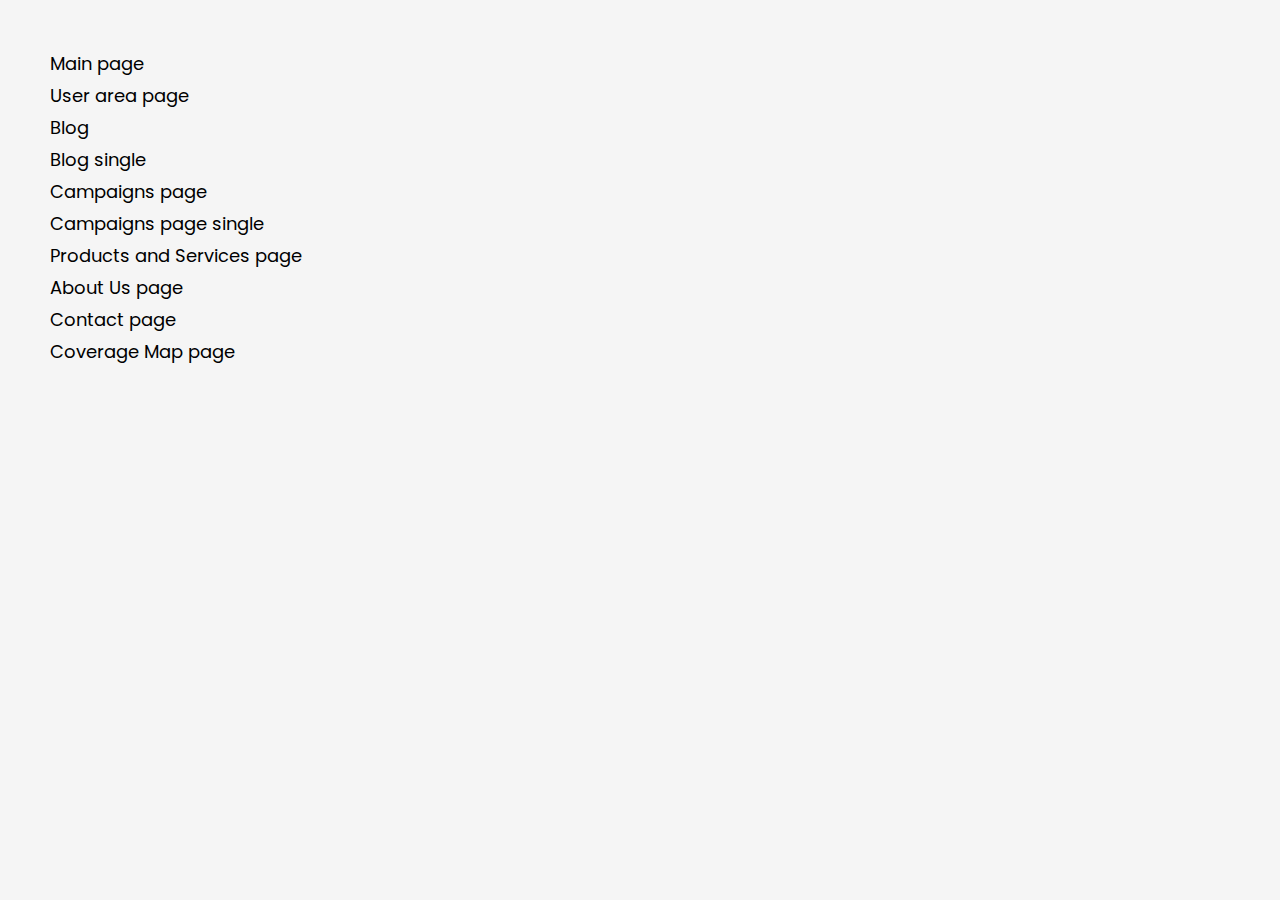
<file: sitemap.html>
<!DOCTYPE html>
<html lang="en">

<head>
    <meta charset="UTF-8">
    <meta http-equiv="X-UA-Compatible" content="IE=edge">
    <meta name="viewport" content="width=device-width, initial-scale=1.0">
    <title>Main</title>
    <link rel="icon" type="image/x-icon" href="/img/favicon.png">
    <link rel="stylesheet" href="css/lib/bootstrap.min.css">
    <link rel="stylesheet" href="https://cdn.jsdelivr.net/npm/swiper@11/swiper-bundle.min.css" />
    <link rel="stylesheet" href="css/style.css">
</head>

<body>
    <div class="sitemap">
        <ul>
            <li><a href="index.html" target="_blank">Main page</a></li>
            <li><a href="userarea.html" target="_blank">User area page</a></li>
            <li><a href="blog.html" target="_blank">Blog</a></li>
            <li><a href="blog-single.html" target="_blank">Blog single</a></li>
            <li><a href="campaigns.html" target="_blank">Campaigns page</a></li>
            <li><a href="campaigns-single.html" target="_blank">Campaigns page single</a></li>
            <li><a href="products-services.html" target="_blank">Products and Services page</a></li>
            <li><a href="about-us.html" target="_blank">About Us page</a></li>
            <li><a href="contact.html" target="_blank">Contact page</a></li>
            <li><a href="coverage-map.html" target="_blank">Coverage Map page</a></li>
        </ul>
    </div>

    <style>
        .sitemap {
            padding: 50px;
        }

        ul {
            list-style-type: none;
            margin: 0;
            padding: 0;
        }

        li {
            margin-bottom: 5px;
        }

        a {
            font-size: 18px;
            color: #000;
            transition: 0.3s;
        }
    </style>
</body>

<script src="js/lib/jquery.js"></script>
<script src="js/lib/bootstrap.min.js"></script>
<script src="https://cdn.jsdelivr.net/npm/swiper@11/swiper-bundle.min.js"></script>
<script src="js/main.js"></script>

</html>
</file>
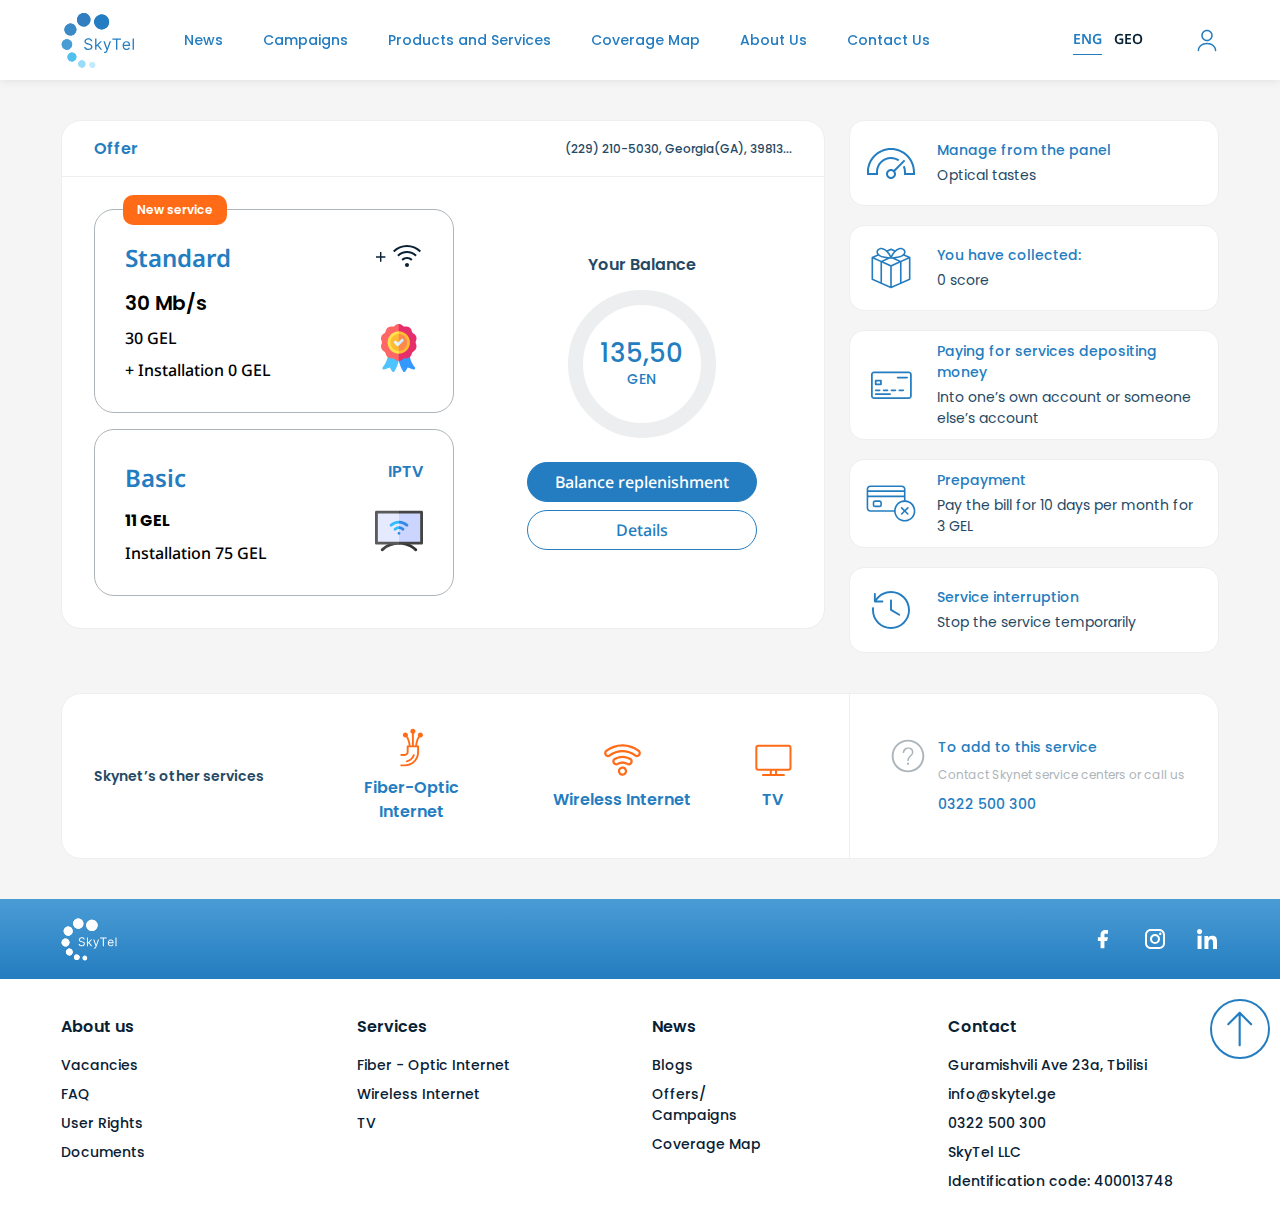
<file: userarea.html>
<!DOCTYPE html>
<html lang="en">

<head>
    <meta charset="UTF-8">
    <meta http-equiv="X-UA-Compatible" content="IE=edge">
    <meta name="viewport" content="width=device-width, initial-scale=1.0">
    <title>User Area</title>
    <link rel="icon" type="image/x-icon" href="/img/favicon.png">
    <link rel="stylesheet" href="css/lib/bootstrap.min.css">
    <link rel="stylesheet" href="css/style.css">
</head>

<body>
    <header class="header">
        <div class="container">
            <div class="row g-0 align-items-center">
                <div class="header__logo">
                    <a href="#">
                        <img src="img/general/logo.svg" alt="logo">
                    </a>
                </div>
                <div class="header__nav">
                    <ul>
                        <li><a href="#">News</a></li>
                        <li><a href="#">Campaigns</a></li>
                        <li><a href="#">Products and Services</a></li>
                        <li><a href="#">Coverage Map</a></li>
                        <li><a href="#">About Us</a></li>
                        <li><a href="#">Contact Us</a></li>
                    </ul>
                </div>
                <div class="header__rightsect">
                   
                    <div class="header__language">
                        <ul>
                            <li class="active"><a href="#">ENG</a></li>
                            <li><a href="#">GEO</a></li>
                        </ul>
                    </div>
                    <div class="profile">
                        <button>
                            <img src="img/general/user-icon.svg" alt="">
                        </button>
                    </div>
                    <div class="header__burger">
                        <button class="burger burger2"><span></span></button>
                    </div>
                </div>
            </div>
        </div>
    </header>

    <main class="main">
        <section class="userarea-section">
            <div class="container">
                <div class="userar__top">
                    <div class="row">
                        <div class="col-xl-8 col-lg-8">
                            <div class="offersect">

                                <div class="offersect__header">
                                    <h6>Offer</h6>
                                    <p class="text-end">
                                        (229) 210-5030, Georgia(GA), 39813...
                                    </p>
                                </div>
                                <div class="offersect__body">
                                    <div class="offersect__body-l">
                                        <div class="offer-servs">
                                            <a href="#" class="offer-serv">
                                                <span class="label">New service</span>
                                                <div class="offer-serv__descr">
                                                    <p class="title">Standard</p>
                                                    <p>
                                                        <span>30 Mb/s</span>
                                                    </p>
                                                    <p>30 GEL</p>
                                                    <p>+ Installation 0 GEL</p>
                                                </div>
                                                <div class="offer-serv__icons">
                                                    <img src="img/userarea/ic1.svg" alt="img">
                                                    <img src="img/userarea/ic2.svg" alt="img">
                                                </div>
                                            </a>
                                            <a href="#" class="offer-serv">
                                                <div class="offer-serv__descr">
                                                    <p class="title">Basic</p>
                                                    <p><b>11 GEL</b></p>
                                                    <p>Installation 75 GEL</p>
                                                </div>
                                                <div class="offer-serv__icons">
                                                    <p>IPTV</p>
                                                    <img src="img/userarea/ic3.svg" alt="img">
                                                </div>
                                            </a>
                                        </div>
                                    </div>
                                    <div class="offersect__body-r">
                                        <div class="yourbalance">
                                            <h6>Your Balance</h6>
                                            <div class="balancebox">
                                                <h4>
                                                    135,50
                                                    <span>GEN</span>
                                                </h4>
                                            </div>

                                            <a href="#" class="bluebtn">Balance replenishment</a>
                                            <a href="#" class="whitebtn">Details</a>
                                        </div>
                                    </div>
                                </div>
                            </div>
                        </div>
                        <div class="col-xl-4 col-lg-4">
                            <div class="srvlist">
                                <a href="#" class="srv-item">
                                    <div class="imgwrap">
                                        <svg xmlns="http://www.w3.org/2000/svg" width="52" height="52"
                                            viewBox="0 0 52 52" fill="none">
                                            <path
                                                d="M25.9999 42.0001C23.2375 42.0001 21 39.7626 21 36.9999C21 34.2375 23.2375 32 25.9999 32C28.7622 32 30.9998 34.2375 30.9998 36.9999C30.9998 39.7626 28.7622 42.0001 25.9999 42.0001ZM25.9999 33.9999C24.3497 33.9999 22.9999 35.3501 22.9999 36.9999C22.9999 38.65 24.3497 39.9999 25.9999 39.9999C27.65 39.9999 28.9999 38.65 28.9999 36.9999C28.9999 35.3501 27.65 33.9999 25.9999 33.9999Z"
                                                fill="#247DC0" />
                                            <path
                                                d="M38.9042 22.6904L40.3185 24.1047L29.5354 34.8878L28.1211 33.4739L38.9042 22.6904Z"
                                                fill="#247DC0" />
                                            <path
                                                d="M50 38H39.0001V35C39.0001 33.1375 38.6127 31.3251 37.8499 29.6376L39.675 28.8125C40.5624 30.7626 41 32.8375 41 35V36.0001H48.0001V35C48.0001 22.8751 38.1249 12.9999 26 12.9999C13.8751 12.9999 3.99988 22.8751 3.99988 35V36.0001H11V35C11 26.7251 17.7251 20 26 20C28.9498 20 31.8 20.85 34.25 22.4749L33.1499 24.1499C31.0251 22.7499 28.5624 22.0123 26 22.0123C18.8376 22.0123 12.9999 27.8501 12.9999 35.0125V38.0125H2V35.0125C2 21.7626 12.7626 11 26 11C39.2374 11 50 21.7626 50 35V38Z"
                                                fill="#247DC0" />
                                        </svg>
                                    </div>
                                    <div class="descr">
                                        <p class="title">Manage from the panel</p>
                                        <p>
                                            Optical tastes
                                        </p>
                                    </div>
                                </a>
                                <a href="#" class="srv-item">
                                    <div class="imgwrap">
                                        <svg xmlns="http://www.w3.org/2000/svg" width="52" height="52"
                                            viewBox="0 0 52 52" fill="none">
                                            <path
                                                d="M45.443 15.3188C45.4331 15.2922 45.4207 15.2686 45.4082 15.2435C45.3766 15.1799 45.3376 15.1223 45.2906 15.069C45.2739 15.0501 45.26 15.0303 45.2416 15.013C45.1761 14.9511 45.1029 14.8966 45.0176 14.8587L39.8151 12.5467C40.2637 11.9188 40.5653 11.19 40.6171 10.3407C40.7408 8.29202 39.3872 6.50397 37.248 5.89142C35.5865 5.41534 33.7148 5.78787 31.8367 6.96893C31.26 7.33199 30.6953 7.76923 30.1521 8.25265L26.3301 6.55396C26.1202 6.46072 25.881 6.45993 25.6699 6.55396L21.8606 8.24694C20.1624 6.75401 18.1955 5.6875 16.2179 5.6875C15.7176 5.6875 15.2241 5.75613 14.7516 5.89142C12.612 6.50397 11.2584 8.29202 11.3829 10.3411C11.4348 11.1902 11.7363 11.9189 12.1849 12.5467L6.98242 14.8587C6.89722 14.8966 6.82418 14.9511 6.75862 15.0129C6.74017 15.0303 6.72623 15.0501 6.70942 15.0692C6.66256 15.1224 6.62353 15.1799 6.59199 15.2434C6.57944 15.2685 6.56705 15.2922 6.55708 15.3188C6.52346 15.4084 6.5 15.5022 6.5 15.6013V37.1949C6.5 37.5158 6.68924 37.807 6.98242 37.9372L25.6699 46.2423C25.6819 46.2476 25.6952 46.2455 25.7073 46.2502C25.8018 46.2871 25.8996 46.3125 26 46.3125C26.1004 46.3125 26.1982 46.2871 26.2927 46.2502C26.3048 46.2455 26.3181 46.2476 26.3301 46.2423L45.0176 37.9372C45.3112 37.807 45.5 37.5158 45.5 37.1949V15.6013C45.5 15.5022 45.4766 15.4084 45.443 15.3188ZM25.1875 24.4348V44.2499L17.0625 40.6389V20.8238L25.1875 24.4348ZM26 23.0171L18.2783 19.5855L24.6987 16.7963C24.7114 16.7908 24.7192 16.7796 24.7315 16.7735C25.0174 16.7943 25.3054 16.8172 25.5894 16.8372C25.5894 16.8372 26.0059 16.8633 26.0143 16.8633C26.0393 16.8633 26.4098 16.8376 26.4098 16.8376C26.6941 16.8175 26.9826 16.7946 27.2689 16.7737C27.2811 16.7797 27.2887 16.7908 27.3013 16.7963L33.7217 19.5856L26 23.0171ZM35.7375 18.6898L30.6 16.4579C31.748 16.3151 32.8958 16.1299 34.0282 15.8457C35.1354 15.568 37.0988 14.9447 38.5978 13.7844L42.6872 15.6013L35.7375 18.6898ZM32.7023 8.34439C33.7941 7.65686 34.8232 7.31171 35.7762 7.31171C36.1285 7.31171 36.4705 7.35892 36.8005 7.45374C37.9566 7.78461 39.0841 8.77524 38.9952 10.2419C38.8723 12.251 36.1451 13.6399 33.6331 14.2699C31.5193 14.8 29.2952 14.9995 27.1172 15.1578C27.921 13.0948 30.0768 9.99716 32.7023 8.34439ZM26 8.1853L28.9102 9.47869C27.7 10.8008 26.6775 12.3026 26.0068 13.6656C25.3492 12.304 24.3401 10.8008 23.1142 9.46807L26 8.1853ZM15.1991 7.45374C15.526 7.36011 15.8687 7.3125 16.2179 7.3125C19.7226 7.3125 23.7208 12.1018 24.89 15.1586C22.7095 14.9999 20.4831 14.8008 18.3669 14.2699C15.8553 13.6399 13.1273 12.251 13.0048 10.2423C12.9159 8.77563 14.0426 7.78461 15.1991 7.45374ZM13.4022 13.7844C14.901 14.9447 16.8643 15.568 17.9718 15.8457C19.1042 16.1299 20.252 16.3152 21.4 16.458L16.2626 18.6897L9.3132 15.6013L13.4022 13.7844ZM8.125 16.8518L15.4375 20.1016V39.9167L8.125 36.6668V16.8518ZM26.8125 24.4348L34.9375 20.8238V40.6389L26.8125 44.2499V24.4348ZM36.5625 39.9167V20.1016L43.875 16.8518V36.6668L36.5625 39.9167Z"
                                                fill="#247DC0" />
                                        </svg>
                                    </div>
                                    <div class="descr">
                                        <p class="title">You have collected:</p>
                                        <p>
                                            0 score
                                        </p>
                                    </div>
                                </a>
                                <a href="#" class="srv-item">
                                    <div class="imgwrap">
                                        <svg xmlns="http://www.w3.org/2000/svg" width="52" height="53"
                                            viewBox="0 0 52 53" fill="none">
                                            <path
                                                d="M43.7898 12.5H8.993C7.34265 12.5 6 13.8426 6 15.493V37.0959C6 38.7462 7.34265 40.0889 8.993 40.0889H43.7898C45.4402 40.0889 46.7828 38.7462 46.7828 37.0959V15.493C46.7828 13.8426 45.4402 12.5 43.7898 12.5ZM45.0264 37.0959C45.0264 37.7777 44.4717 38.3325 43.7898 38.3325H8.993C8.31116 38.3325 7.75637 37.7778 7.75637 37.0959V15.493C7.75637 14.8112 8.31108 14.2564 8.993 14.2564H43.7898C44.4716 14.2564 45.0264 14.8111 45.0264 15.493V37.0959Z"
                                                fill="#247DC0" />
                                            <path
                                                d="M14.7179 30.4629H10.6751C10.19 30.4629 9.79688 30.8561 9.79688 31.3411C9.79688 31.8261 10.19 32.2193 10.6751 32.2193H14.7179C15.203 32.2193 15.5961 31.8261 15.5961 31.3411C15.5961 30.8561 15.2029 30.4629 14.7179 30.4629Z"
                                                fill="#247DC0" />
                                            <path
                                                d="M22.587 30.4629H18.5442C18.0591 30.4629 17.666 30.8561 17.666 31.3411C17.666 31.8261 18.0592 32.2193 18.5442 32.2193H22.587C23.0721 32.2193 23.4652 31.8261 23.4652 31.3411C23.4652 30.8561 23.0721 30.4629 22.587 30.4629Z"
                                                fill="#247DC0" />
                                            <path
                                                d="M30.4581 30.4629H26.4153C25.9302 30.4629 25.5371 30.8561 25.5371 31.3411C25.5371 31.8261 25.9303 32.2193 26.4153 32.2193H30.4581C30.9432 32.2193 31.3363 31.8261 31.3363 31.3411C31.3363 30.8561 30.9432 30.4629 30.4581 30.4629Z"
                                                fill="#247DC0" />
                                            <path
                                                d="M38.3253 30.4629H34.2825C33.7974 30.4629 33.4043 30.8561 33.4043 31.3411C33.4043 31.8261 33.7975 32.2193 34.2825 32.2193H38.3253C38.8103 32.2193 39.2035 31.8261 39.2035 31.3411C39.2035 30.8561 38.8104 30.4629 38.3253 30.4629Z"
                                                fill="#247DC0" />
                                            <path
                                                d="M25.108 34.3682H10.6751C10.19 34.3682 9.79688 34.7613 9.79688 35.2463C9.79688 35.7314 10.19 36.1245 10.6751 36.1245H25.108C25.5931 36.1245 25.9861 35.7314 25.9861 35.2463C25.9861 34.7613 25.5931 34.3682 25.108 34.3682Z"
                                                fill="#247DC0" />
                                            <path
                                                d="M15.936 20.7773H10.6751C10.19 20.7773 9.79688 21.1705 9.79688 21.6555V25.4592C9.79688 25.9443 10.19 26.3374 10.6751 26.3374H15.936C16.4211 26.3374 16.8142 25.9443 16.8142 25.4592V21.6555C16.8142 21.1704 16.4211 20.7773 15.936 20.7773ZM15.0579 24.5811H11.5532V22.5337H15.0578L15.0579 24.5811Z"
                                                fill="#247DC0" />
                                            <path
                                                d="M42.1068 17.6348H32.5715C32.0865 17.6348 31.6934 18.0279 31.6934 18.513C31.6934 18.998 32.0865 19.3911 32.5715 19.3911H42.1068C42.5918 19.3911 42.985 18.998 42.985 18.513C42.985 18.0279 42.5919 17.6348 42.1068 17.6348Z"
                                                fill="#247DC0" />
                                        </svg>
                                    </div>
                                    <div class="descr">
                                        <p class="title">Paying for services depositing money</p>
                                        <p>
                                            Into one’s own account or someone else’s account
                                        </p>
                                    </div>
                                </a>
                                <a href="#" class="srv-item">
                                    <div class="imgwrap">
                                        <svg xmlns="http://www.w3.org/2000/svg" width="52" height="53"
                                            viewBox="0 0 52 53" fill="none">
                                            <path
                                                d="M14.6094 23.2988H10.0106C8.74313 23.2988 7.70312 24.3307 7.70312 25.6063V27.9382C7.70312 29.2057 8.735 30.2457 10.0106 30.2457H14.6094C15.8769 30.2457 16.9169 29.2138 16.9169 27.9382V25.6063C16.9169 24.3388 15.885 23.2988 14.6094 23.2988ZM15.2919 27.9382C15.2919 28.312 14.9831 28.6207 14.6094 28.6207H10.0106C9.63688 28.6207 9.32812 28.312 9.32812 27.9382V25.6063C9.32812 25.2326 9.63688 24.9238 10.0106 24.9238H14.6094C14.9831 24.9238 15.2919 25.2326 15.2919 25.6063V27.9382Z"
                                                fill="#247DC0" />
                                            <path
                                                d="M40.5438 23.3396V12.184C40.5438 10.0878 38.8375 8.38965 36.7494 8.38965H5.41937C3.32313 8.38965 1.625 10.0878 1.625 12.184V30.9771C1.625 33.0734 3.33125 34.7715 5.41937 34.7715H29.1281C29.5425 40.264 34.1331 44.6109 39.7313 44.6109C45.5975 44.6109 50.375 39.8334 50.375 33.959C50.375 28.0847 46.0363 23.7621 40.5438 23.3478V23.3396ZM3.25 14.9628H38.9188V18.5134H3.25V14.9628ZM5.41937 10.0146H36.7494C37.9437 10.0146 38.9188 10.9896 38.9188 12.184V13.3378H3.25V12.184C3.25 10.9896 4.225 10.0146 5.41937 10.0146ZM3.25 30.9771V20.1465H38.9188V23.3478C33.6944 23.7459 29.5262 27.9221 29.1281 33.1465H5.41937C4.225 33.1465 3.25 32.1715 3.25 30.9771ZM39.7313 42.994C34.7588 42.994 30.7125 38.9396 30.7125 33.9671C30.7125 28.9946 34.7588 24.9321 39.7313 24.9321C44.7038 24.9321 48.75 28.9865 48.75 33.9671C48.75 38.9478 44.7038 42.994 39.7313 42.994Z"
                                                fill="#247DC0" />
                                            <path
                                                d="M43.4192 30.2621C43.1023 29.9452 42.5905 29.9452 42.2736 30.2621L39.7386 32.7971L37.2036 30.2621C36.8867 29.9452 36.3748 29.9452 36.058 30.2621C35.7411 30.5789 35.7411 31.0908 36.058 31.4077L38.593 33.9427L36.058 36.4777C35.7411 36.7946 35.7411 37.3064 36.058 37.6233C36.2205 37.7858 36.4236 37.8589 36.6348 37.8589C36.8461 37.8589 37.0492 37.7777 37.2117 37.6233L39.7467 35.0883L42.2817 37.6233C42.4442 37.7858 42.6473 37.8589 42.8586 37.8589C43.0698 37.8589 43.273 37.7777 43.4355 37.6233C43.7523 37.3064 43.7523 36.7946 43.4355 36.4777L40.9005 33.9427L43.4355 31.4077C43.7523 31.0908 43.7523 30.5789 43.4355 30.2621H43.4192Z"
                                                fill="#247DC0" />
                                        </svg>
                                    </div>
                                    <div class="descr">
                                        <p class="title">Prepayment</p>
                                        <p>
                                            Pay the bill for 10 days per month for
                                            3 GEL
                                        </p>
                                    </div>
                                </a>
                                <a href="#" class="srv-item">
                                    <div class="imgwrap">
                                        <svg xmlns="http://www.w3.org/2000/svg" width="52" height="52"
                                            viewBox="0 0 52 52" fill="none">
                                            <path
                                                d="M25.9999 7C19.9898 7 14.3661 9.83943 10.7993 14.5971V9.84676C10.8002 9.59605 10.7021 9.35482 10.5263 9.17616C10.3505 8.9975 10.1112 8.89551 9.86057 8.89258C9.73522 8.89209 9.61101 8.9167 9.4951 8.96446C9.37919 9.01222 9.27388 9.08223 9.18524 9.1709C9.0966 9.25956 9.02639 9.36527 8.97864 9.48122C8.9309 9.59716 8.90657 9.72137 8.90706 9.84676V17.4508C8.91001 17.7015 9.01188 17.9412 9.19048 18.117C9.36909 18.2929 9.60994 18.3911 9.86057 18.3901H17.4442C17.6949 18.3911 17.9357 18.2929 18.1143 18.117C18.293 17.9411 18.3948 17.7015 18.3977 17.4508C18.3982 17.3254 18.3739 17.2012 18.3262 17.0853C18.2784 16.9693 18.2082 16.8641 18.1196 16.7754C18.0309 16.6867 17.9256 16.6167 17.8097 16.569C17.6938 16.5212 17.5696 16.4966 17.4442 16.4971H11.7713C14.9357 11.7526 20.2724 8.89265 25.9999 8.89258C35.4534 8.89258 43.0929 16.5345 43.0928 25.9907C43.0928 35.4469 35.4533 43.0922 25.9999 43.0922C16.5465 43.0922 8.90706 35.4469 8.90706 25.9907C8.90706 25.3896 8.94081 24.7964 9.0035 24.1984C9.01788 24.073 9.00712 23.9458 8.97183 23.8246C8.93655 23.7033 8.87745 23.59 8.798 23.4919C8.71855 23.3938 8.62033 23.3128 8.5091 23.253C8.39786 23.1933 8.27584 23.1563 8.15016 23.1443C8.02562 23.1321 7.89988 23.1442 7.78016 23.1807C7.66045 23.2172 7.54912 23.2772 7.45258 23.3569C7.35605 23.4366 7.2762 23.5342 7.21763 23.6449C7.15906 23.7555 7.12293 23.877 7.11131 24.0016C7.04093 24.6659 7.00007 25.3225 7 25.9907C7.00001 36.4739 15.5199 45.0002 25.9999 45.0002C36.48 45.0002 44.9998 36.4739 44.9998 25.9907C44.9999 15.5076 36.48 7 25.9999 7ZM25.9999 15.5433C25.8746 15.5428 25.7504 15.567 25.6344 15.6148C25.5185 15.6625 25.4132 15.733 25.3246 15.8217C25.2359 15.9103 25.1657 16.0156 25.118 16.1315C25.0702 16.2475 25.0459 16.3717 25.0464 16.4971V25.9091C25.0486 26.0746 25.0938 26.2364 25.1778 26.379C25.2617 26.5215 25.3814 26.6397 25.525 26.7217L33.7283 31.5873C33.8357 31.651 33.9546 31.6932 34.0782 31.7109C34.2018 31.7286 34.3277 31.7218 34.4486 31.6907C34.5696 31.6597 34.6833 31.6049 34.7831 31.5299C34.883 31.4549 34.9671 31.3609 35.0306 31.2533C35.0947 31.1455 35.1369 31.026 35.1546 30.9018C35.1724 30.7776 35.1653 30.6512 35.1339 30.5297C35.1026 30.4082 35.0474 30.2944 34.9718 30.1944C34.8961 30.0943 34.8013 30.01 34.693 29.9467L26.9535 25.3599V16.4971C26.954 16.3717 26.9297 16.2475 26.8819 16.1315C26.8342 16.0156 26.764 15.9103 26.6753 15.8217C26.5867 15.733 26.4814 15.6625 26.3655 15.6148C26.2495 15.567 26.1253 15.5428 25.9999 15.5433Z"
                                                fill="#247DC0" />
                                        </svg>
                                    </div>
                                    <div class="descr">
                                        <p class="title">Service interruption </p>
                                        <p>
                                            Stop the service temporarily
                                        </p>
                                    </div>
                                </a>

                            </div>
                        </div>
                    </div>
                </div>
                <div class="userar__bottom">
                    <div class="row">
                        <div class="col-xl-8 col-lg-7">
                            <div class="linfwrap">
                                <p>
                                    Skynet’s other services
                                </p>
                                <div class="botservs">
                                    <a href="#" class="botserv">
                                        <img src="img/userarea/srv1.svg" alt="img">
                                        <p>Fiber-Optic Internet</p>
                                    </a>
                                    <a href="#" class="botserv">
                                        <img src="img/userarea/srv2.svg" alt="img">
                                        <p>Wireless Internet</p>
                                    </a>
                                    <a href="#" class="botserv">
                                        <img src="img/userarea/srv3.svg" alt="img">
                                        <p>TV</p>
                                    </a>
                                </div>
                            </div>

                        </div>
                        <div class="col-xl-4 col-lg-5">
                            <div class="questbox">
                                <img class="qimg" src="img/userarea/q.svg" alt="img">
                                <div class="descr">
                                    <p class="title">
                                        To add to this service
                                    </p>
                                    <p>
                                        Contact Skynet service centers or call us
                                    </p>
                                    <a href="tel:0322500300">0322 500 300</a>
                                </div>
                            </div>
                        </div>
                    </div>
                </div>
            </div>
        </section>
    </main>

    <footer class="footer">
        <div class="footer__topline">
            <div class="container">
                <div class="d-flex">
                    <a href="#" class="footer__logo"><img src="img/general/logo-footer.svg" alt="logo"></a>
                    <ul>
                        <li>
                            <a href="#" target="_blank">
                                <svg xmlns="http://www.w3.org/2000/svg" width="24" height="25" viewBox="0 0 24 25"
                                    fill="none">
                                    <path
                                        d="M14.2 2.92969C12.9734 2.92969 11.797 3.41696 10.9296 4.28432C10.0623 5.15167 9.575 6.32806 9.575 7.55469V10.1297H7.1C6.976 10.1297 6.875 10.2297 6.875 10.3547V13.7547C6.875 13.8787 6.975 13.9797 7.1 13.9797H9.575V20.9547C9.575 21.0787 9.675 21.1797 9.8 21.1797H13.2C13.324 21.1797 13.425 21.0797 13.425 20.9547V13.9797H15.922C16.025 13.9797 16.115 13.9097 16.14 13.8097L16.99 10.4097C16.9984 10.3765 16.9991 10.3419 16.992 10.3084C16.985 10.2749 16.9704 10.2435 16.9494 10.2165C16.9283 10.1895 16.9014 10.1676 16.8707 10.1526C16.84 10.1375 16.8062 10.1297 16.772 10.1297H13.425V7.55469C13.425 7.45291 13.445 7.35214 13.484 7.25811C13.5229 7.16408 13.58 7.07864 13.652 7.00668C13.724 6.93471 13.8094 6.87763 13.9034 6.83868C13.9974 6.79973 14.0982 6.77969 14.2 6.77969H16.8C16.924 6.77969 17.025 6.67969 17.025 6.55469V3.15469C17.025 3.03069 16.925 2.92969 16.8 2.92969H14.2Z"
                                        fill="white" />
                                </svg>
                            </a>
                        </li>
                        <li>
                            <a href="#" target="_blank">
                                <svg xmlns="http://www.w3.org/2000/svg" width="24" height="25" viewBox="0 0 24 25"
                                    fill="none">
                                    <path
                                        d="M7.8 2.05469H16.2C19.4 2.05469 22 4.65469 22 7.85469V16.2547C22 17.7929 21.3889 19.2682 20.3012 20.3559C19.2135 21.4436 17.7383 22.0547 16.2 22.0547H7.8C4.6 22.0547 2 19.4547 2 16.2547V7.85469C2 6.31643 2.61107 4.84118 3.69878 3.75347C4.78649 2.66576 6.26174 2.05469 7.8 2.05469ZM7.6 4.05469C6.64522 4.05469 5.72955 4.43397 5.05442 5.1091C4.37928 5.78423 4 6.69991 4 7.65469V16.4547C4 18.4447 5.61 20.0547 7.6 20.0547H16.4C17.3548 20.0547 18.2705 19.6754 18.9456 19.0003C19.6207 18.3251 20 17.4095 20 16.4547V7.65469C20 5.66469 18.39 4.05469 16.4 4.05469H7.6ZM17.25 5.55469C17.5815 5.55469 17.8995 5.68638 18.1339 5.9208C18.3683 6.15522 18.5 6.47317 18.5 6.80469C18.5 7.13621 18.3683 7.45415 18.1339 7.68857C17.8995 7.92299 17.5815 8.05469 17.25 8.05469C16.9185 8.05469 16.6005 7.92299 16.3661 7.68857C16.1317 7.45415 16 7.13621 16 6.80469C16 6.47317 16.1317 6.15522 16.3661 5.9208C16.6005 5.68638 16.9185 5.55469 17.25 5.55469ZM12 7.05469C13.3261 7.05469 14.5979 7.58147 15.5355 8.51915C16.4732 9.45684 17 10.7286 17 12.0547C17 13.3808 16.4732 14.6525 15.5355 15.5902C14.5979 16.5279 13.3261 17.0547 12 17.0547C10.6739 17.0547 9.40215 16.5279 8.46447 15.5902C7.52678 14.6525 7 13.3808 7 12.0547C7 10.7286 7.52678 9.45684 8.46447 8.51915C9.40215 7.58147 10.6739 7.05469 12 7.05469ZM12 9.05469C11.2044 9.05469 10.4413 9.37076 9.87868 9.93337C9.31607 10.496 9 11.259 9 12.0547C9 12.8503 9.31607 13.6134 9.87868 14.176C10.4413 14.7386 11.2044 15.0547 12 15.0547C12.7956 15.0547 13.5587 14.7386 14.1213 14.176C14.6839 13.6134 15 12.8503 15 12.0547C15 11.259 14.6839 10.496 14.1213 9.93337C13.5587 9.37076 12.7956 9.05469 12 9.05469Z"
                                        fill="white" />
                                </svg>
                            </a>
                        </li>
                        <li>
                            <a href="#" target="_blank">
                                <svg xmlns="http://www.w3.org/2000/svg" width="24" height="25" viewBox="0 0 24 25"
                                    fill="none">
                                    <path fill-rule="evenodd" clip-rule="evenodd"
                                        d="M9.429 9.02369H13.143V10.8737C13.678 9.80969 15.05 8.85369 17.111 8.85369C21.062 8.85369 22 10.9717 22 14.8577V22.0547H18V15.7427C18 13.5297 17.465 12.2817 16.103 12.2817C14.214 12.2817 13.429 13.6267 13.429 15.7417V22.0547H9.429V9.02369ZM2.57 21.8847H6.57V8.85369H2.57V21.8847ZM7.143 4.60469C7.14315 4.93996 7.07666 5.27192 6.94739 5.58128C6.81812 5.89063 6.62865 6.1712 6.39 6.40669C6.15064 6.64481 5.86671 6.83343 5.55442 6.96177C5.24214 7.09012 4.90763 7.15567 4.57 7.15469C3.8896 7.15316 3.23691 6.88497 2.752 6.40769C2.5143 6.17133 2.32553 5.89043 2.1965 5.58106C2.06746 5.27168 2.00069 4.9399 2 4.60469C2 3.92769 2.27 3.27969 2.753 2.80169C3.2367 2.32257 3.89018 2.05406 4.571 2.05469C5.253 2.05469 5.907 2.32369 6.39 2.80169C6.873 3.27969 7.143 3.92769 7.143 4.60469Z"
                                        fill="white" />
                                </svg>
                            </a>
                        </li>
                    </ul>
                </div>
            </div>
        </div>
        <div class="footer__content">
            <div class="container">
                <div class="row">
                    <div class="col-lg-3 col-md-3 col-sm-6 col-6">
                        <div class="footer__list">
                            <p class="title">About us</p>
                            <ul>
                                <li><a href="#">Vacancies</a></li>
                                <li><a href="#">FAQ</a></li>
                                <li><a href="#">User Rights</a></li>
                                <li><a href="#">Documents</a></li>
                            </ul>
                        </div>
                    </div>
                    <div class="col-lg-3 col-md-3 col-sm-6 col-6">
                        <div class="footer__list">
                            <p class="title">Services</p>
                            <ul>
                                <li><a href="#">Fiber - Optic Internet</a></li>
                                <li><a href="#">Wireless Internet</a></li>
                                <li><a href="#">TV</a></li>
                            </ul>
                        </div>
                    </div>
                    <div class="col-lg-3 col-md-3 col-sm-6 col-6">
                        <div class="footer__list">
                            <p class="title">News</p>
                            <ul>
                                <li><a href="#">Blogs</a></li>
                                <li><a href="#">Offers/<br>Campaigns</a></li>
                                <li><a href="#">Coverage Map</a></li>
                            </ul>
                        </div>
                    </div>
                    <div class="col-lg-3 col-md-3 col-sm-6 col-6">
                        <div class="footer__list">
                            <p class="title">Contact</p>
                            <ul>
                                <li><a href="#">Guramishvili Ave 23a, Tbilisi</a></li>
                                <li><a href="mailto:info@skytel.ge">info@skytel.ge</a></li>
                                <li><a href="tel:0322 500 300">0322 500 300</a></li>
                                <li>SkyTel LLC</li>
                                <li>Identification code: 400013748</li>
                            </ul>
                        </div>
                    </div>
                </div>
            </div>
        </div>

        <button class="totop">
            <svg xmlns="http://www.w3.org/2000/svg" width="60" height="60" viewBox="0 0 60 60" fill="none">
                <rect x="1" y="1" width="58" height="58" rx="29" fill="white" />
                <rect class="border" x="1" y="1" width="58" height="58" rx="29" stroke="#247DC0" stroke-width="2" />
                <path
                    d="M30.4305 13.0752L41.8658 24.5105C42.2816 24.9262 42.2816 25.6004 41.8658 26.0162C41.45 26.432 40.7759 26.432 40.3601 26.0162L30.7425 16.3986L30.7424 46.1719C30.7424 46.466 30.6233 46.7321 30.4306 46.9248C30.2379 47.1175 29.9717 47.2366 29.6777 47.2367C29.0896 47.2367 28.6129 46.76 28.6129 46.1719L28.613 16.3984L18.9952 26.0162C18.5794 26.432 17.9053 26.432 17.4895 26.0162C17.0737 25.6004 17.0737 24.9263 17.4895 24.5105L28.9248 13.0752C29.3406 12.6594 30.0148 12.6594 30.4305 13.0752Z"
                    fill="#247DC0" />
            </svg>
        </button>
    </footer>
</body>

<script src="js/lib/jquery.js"></script>
<script src="js/main.js"></script>

</html>
</file>
<file: css/style.css>
@charset "UTF-8";@import url("https://fonts.googleapis.com/css2?family=Noto+Sans+Georgian:wght@100..900&family=Poppins:ital,wght@0,100;0,200;0,300;0,400;0,500;0,600;0,700;0,800;0,900;1,100;1,200;1,300;1,400;1,500;1,600;1,700;1,800;1,900&display=swap");@media (min-width:1200px){.container{max-width:1182px}}body *{font-family:"Poppins",sans-serif}body{background:#F5F5F5}body.hidden{overflow:hidden}main.main{padding-top:80px}a{text-decoration:none}button{padding:0;background:transparent;border:none}h6{color:#254965;font-size:16px;font-weight:600}h4{font-size:26px;font-weight:500;color:#247DC0}.bluebtn{background:#247DC0;border:1px solid #247DC0;color:#fff;font-weight:500;font-size:16px;font-family:"Noto Sans Georgian",sans-serif;min-height:40px;width:100%;border-radius:30px;display:-webkit-box;display:-ms-flexbox;display:flex;-webkit-box-align:center;-ms-flex-align:center;align-items:center;-webkit-box-pack:center;-ms-flex-pack:center;justify-content:center;text-align:center;-webkit-transition:0.3s;transition:0.3s}.bluebtn:hover{background:#FF6B17;border-color:#FF6B17;color:#fff}.whitebtn{background:#fff;border:1px solid #247DC0;color:#247DC0;font-weight:500;font-size:16px;font-family:"Noto Sans Georgian",sans-serif;min-height:40px;width:100%;border-radius:30px;display:-webkit-box;display:-ms-flexbox;display:flex;-webkit-box-align:center;-ms-flex-align:center;align-items:center;-webkit-box-pack:center;-ms-flex-pack:center;justify-content:center;text-align:center;-webkit-transition:0.3s;transition:0.3s}.whitebtn:hover{color:#fff;background:#247DC0}@media (max-width:575.8px){main.main{padding-top:60px}}input::-webkit-inner-spin-button,input::-webkit-outer-spin-button{-webkit-appearance:none;margin:0}input[type=number]{-moz-appearance:textfield}.herosect{height:624px;background:#fff;position:relative;overflow:hidden;display:-webkit-box;display:-ms-flexbox;display:flex;-webkit-box-align:center;-ms-flex-align:center;align-items:center}.herosect .el1{position:absolute;right:0;top:0;width:46%}.herosect .el2{position:absolute;bottom:0;left:20%;width:50%}.herosect .imgwrap{position:relative;z-index:3;height:624px;display:-webkit-box;display:-ms-flexbox;display:flex;-webkit-box-align:end;-ms-flex-align:end;align-items:flex-end;-webkit-box-pack:end;-ms-flex-pack:end;justify-content:flex-end}.herosect .imgwrap .el31{height:624px}.herosect__descr{position:relative;z-index:2}.herosect__descr h1{font-size:114px;font-weight:700;text-transform:uppercase}.herosect__descr h1 span{display:block}.herosect__descr h1 span.darktext{margin-left:-38%;color:#082134}.herosect__descr h1 span.bluetext{background:-webkit-gradient(linear,left top,left bottom,from(#4A9CD5),to(#247DC0));background:linear-gradient(#4A9CD5,#247DC0);-webkit-background-clip:text;-webkit-text-fill-color:transparent}.herosect__descr p{margin-bottom:45px;font-size:20px;color:#254965}.herosect__descr a{color:#fff;font-size:18px;font-weight:500;line-height:120%;font-family:"Noto Sans Georgian",sans-serif;display:-webkit-inline-box;display:-ms-inline-flexbox;display:inline-flex;-webkit-box-align:center;-ms-flex-align:center;align-items:center;-webkit-box-pack:center;-ms-flex-pack:center;justify-content:center;text-align:center;min-height:52px;border-radius:28px;background:-webkit-gradient(linear,left top,left bottom,from(#4A9CD5),to(#247DC0));background:linear-gradient(#4A9CD5,#247DC0);min-width:150px;padding:5px 10px}.herosect__descr a:hover{background:#FF6B17}.bluerowserv{height:110px;background:#247DC0;display:-webkit-box;display:-ms-flexbox;display:flex;-webkit-box-align:center;-ms-flex-align:center;align-items:center;-webkit-box-pack:center;-ms-flex-pack:center;justify-content:center}.bluerowserv__item{margin:0 50px;text-align:center}.bluerowserv__item img,.bluerowserv__item svg{height:28px;margin-bottom:8px}.bluerowserv__item img path,.bluerowserv__item svg path{-webkit-transition:0.3s;transition:0.3s}.bluerowserv__item p{text-align:center;color:#fff;font-size:12px;font-weight:600;color:#fff;margin:0;-webkit-transition:0.3s;transition:0.3s}.bluerowserv__item:hover p{color:#FF6B17}.bluerowserv__item:hover svg path{fill:#FF6B17}.bluerowserv__item:hover svg path.strokecolor{stroke:#FF6B17;fill:transparent}.sectgroup{padding:50px 0 40px;background:#fff}.greysect{background:#F5F5F5;border-radius:20px;padding:44px 0 100px}.greysect h2{margin-bottom:23px;font-size:40px;font-weight:600;color:#082134}.tabswrapper .nav-tabs{-webkit-box-pack:center;-ms-flex-pack:center;justify-content:center;margin-bottom:48px}.tabswrapper .nav-tabs .nav-link{padding:0;margin:0 10px;border:none;background:transparent;color:#082134;font-size:14px;font-weight:500;padding:5px 10px;position:relative}.tabswrapper .nav-tabs .nav-link:after{content:"";display:block;background:#247DC0;height:2px;width:0;-webkit-transition:0.3s ease;transition:0.3s ease;position:absolute;left:0;right:0;margin:0 auto;bottom:0}.tabswrapper .nav-tabs .nav-link.active{color:#247DC0}.tabswrapper .nav-tabs .nav-link.active:after{width:100%}.tabswrapper .nav-tabs .nav-link:hover{color:#247DC0}.sect-subtitle{margin-bottom:24px;color:#247DC0;font-size:20px;font-weight:600}.ourservsect__header{padding:0 20px}.perviewauto .swiper-slide{width:275px}.perviewauto .swiper-slide.large{width:468px}.srvslidewrap{background:#fff;border-radius:20px;display:block;padding:36px;position:relative}.srvslidewrap .tar{margin-bottom:4px;color:#247DC0;font-size:24px;font-weight:600;font-family:"Noto Sans Georgian",sans-serif}.srvslidewrap .name{color:#247DC0;margin-bottom:4px;font-size:16px;font-weight:600}.srvslidewrap .title{font-family:"Noto Sans Georgian",sans-serif;font-size:40px;font-weight:600;color:#000;margin-bottom:8px}.srvslidewrap p{color:#000;font-size:20px;font-weight:600}.srvslidewrap p span{display:block;margin-top:5px;font-size:16px;font-weight:400;line-height:120%}.srvslidewrap .btn{color:#247DC0;height:40px;width:85px;padding:5px 10px;display:-webkit-box;display:-ms-flexbox;display:flex;-webkit-box-align:center;-ms-flex-align:center;align-items:center;-webkit-box-pack:center;-ms-flex-pack:center;justify-content:center;border-radius:30px;border:1px solid #247DC0;-webkit-transition:0.3s;transition:0.3s}.srvslidewrap .btn:hover{background:#247DC0;color:#fff}.srvslidewrap .ictop{position:absolute;max-width:64px;top:36px;right:36px}.srvslidewrap .icbot{position:absolute;bottom:34px;right:36px;max-width:48px}.srvslidewrap .icbot img{width:100%;background-size:cover}.swiper-slide.large .icbot{position:absolute;bottom:34px;right:36px;max-width:116px;width:100%}.swiper-slide.large .srvslidewrap p{padding-right:120px}.mySwiper1{padding-bottom:40px}.swiper-pagination{bottom:0!important;top:initial!important}.swiper-pagination .swiper-pagination-bullet{width:13px;height:13px;background:#CCD2D7;opacity:1;-webkit-transition:0.3s;transition:0.3s;border:3px solid #F5F5F5;margin:0 3px!important}.swiper-pagination .swiper-pagination-bullet.swiper-pagination-bullet-active{width:13px;height:13px;border:3px solid #247DC0}.ourservsect{padding-bottom:20px}.latest-news{padding:50px 98px 80px 98px}.latest-news .sect-subtitle{margin-bottom:44px}.latest-news .moremews{border:1px solid #247DC0;height:40px;display:-webkit-inline-box;display:-ms-inline-flexbox;display:inline-flex;-webkit-box-align:center;-ms-flex-align:center;align-items:center;-webkit-box-pack:center;-ms-flex-pack:center;justify-content:center;margin-top:40px;border-radius:30px;width:150px;color:#247DC0;font-size:14px;font-weight:500;-webkit-transition:0.3s;transition:0.3s}.latest-news .moremews img,.latest-news .moremews svg{margin-left:6px;-webkit-transition:0.3s;transition:0.3s}.latest-news .moremews img path,.latest-news .moremews svg path{-webkit-transition:0.3s;transition:0.3s}.latest-news .moremews:hover{border-color:#FF6B17;color:#FF6B17}.latest-news .moremews:hover svg{-webkit-transform:translate(5px,0);transform:translate(5px,0)}.latest-news .moremews:hover svg path{fill:#FF6B17}.latnewbig .imgwrap{display:block;position:relative;overflow:hidden;border-radius:10px;height:256px;margin-bottom:18px}.latnewbig .imgwrap img{width:100%;height:100%;-o-object-fit:cover;object-fit:cover;-o-object-position:50% 50%;object-position:50% 50%}.latnewbig .descr h5{color:#082134;font-size:20px;font-weight:600;-webkit-transition:0.3s;transition:0.3s;margin-bottom:14px}.latnewbig .descr .link{color:#247DC0;font-weight:500;font-size:16px;line-height:120%;padding-right:24px;position:relative}.latnewbig .descr .link img{width:20px;position:absolute;right:0;top:50%;-webkit-transform:translateY(-50%);transform:translateY(-50%);-webkit-transition:0.3s;transition:0.3s}.latnewbig:hover .descr h5{color:#FF6B17}.latnewbig:hover .link img{-webkit-transform:translate(5px,-50%);transform:translate(5px,-50%)}.latnewlist__item{display:block;border-top:1px solid #CCD2D7;padding:12px 0 10px}.latnewlist__item:last-child{border-bottom:1px solid #CCD2D7}.latnewlist__item h6{color:#254965;font-size:16px;font-weight:600;margin-bottom:21px;-webkit-transition:0.3s;transition:0.3s}.latnewlist__item .latnewlist__itembott{display:-webkit-box;display:-ms-flexbox;display:flex;-webkit-box-align:center;-ms-flex-align:center;align-items:center;-webkit-box-pack:justify;-ms-flex-pack:justify;justify-content:space-between}.latnewlist__item .latnewlist__itembott p,.latnewlist__item .latnewlist__itembott span{max-width:49%;margin:0}.latnewlist__item .latnewlist__itembott p{color:#ADB5BA;font-size:14px;font-weight:500}.latnewlist__item .latnewlist__itembott span{color:#247DC0;font-size:16px;line-height:120%;font-family:"Noto Sans Georgian",sans-serif;padding-right:24px;position:relative}.latnewlist__item .latnewlist__itembott span img{width:20px;position:absolute;right:0;top:50%;-webkit-transition:0.3s;transition:0.3s;-webkit-transform:translateY(-50%);transform:translateY(-50%)}.latnewlist__item:hover span img{-webkit-transform:translate(5px,-50%);transform:translate(5px,-50%)}.latnewlist__item:hover h6{color:#247DC0}.chooseyourtariff{padding:0 98px}.chooseyourtariff-wrap{position:relative;overflow:hidden;background:#BDE2F5;height:380px;border-radius:20px}.chooseyourtariff-wrap .bgel1{position:absolute;left:0;bottom:0}.chooseyourtariff-wrap .bgel2{position:absolute;right:0;top:0}.chooseyourtariff-wrap .bgel3{max-width:428px;position:absolute;right:39px;bottom:0}.chooseyourtariff-wrap .row{height:100%;-webkit-box-align:center;-ms-flex-align:center;align-items:center}.chooseyourtariff__descr{padding-left:100px}.chooseyourtariff__descr h2{color:#247DC0;margin-bottom:36px;font-size:46px;line-height:110%;font-weight:500}.chooseyourtariff__descr a{color:#fff;font-size:18px;font-weight:500;line-height:120%;font-family:"Noto Sans Georgian",sans-serif;display:-webkit-inline-box;display:-ms-inline-flexbox;display:inline-flex;-webkit-box-align:center;-ms-flex-align:center;align-items:center;-webkit-box-pack:center;-ms-flex-pack:center;justify-content:center;text-align:center;min-height:52px;border-radius:28px;background:-webkit-gradient(linear,left top,left bottom,from(#4A9CD5),to(#247DC0));background:linear-gradient(#4A9CD5,#247DC0);min-width:150px;padding:5px 10px}.chooseyourtariff__descr a:hover{background:#FF6B17}.contactsection{background:#fff;padding-bottom:79px}.contactsection__form{border-radius:20px;background:#ECEEEF;padding:62px 98px}.contactsection__form .title{margin-bottom:32px;color:#247DC0;font-size:32px;font-weight:600}.inputfield{margin-bottom:20px}.inputfield label{display:block;cursor:pointer;margin-bottom:8px;color:#247DC0;font-size:14px;font-weight:500}.inputfield input,.inputfield textarea{width:100%;height:40px;padding-left:8px;border-radius:5px;background:#fff;border:1px solid #fff;font-size:12px;outline:none;-webkit-transition:0.3s;transition:0.3s;background-color:#F8F9F9}.inputfield input:focus,.inputfield textarea:focus{border-color:#247DC0}.inputfield input::-webkit-input-placeholder,.inputfield textarea::-webkit-input-placeholder{color:#ADB5BA}.inputfield input::-moz-placeholder,.inputfield textarea::-moz-placeholder{color:#ADB5BA}.inputfield input:-ms-input-placeholder,.inputfield textarea:-ms-input-placeholder{color:#ADB5BA}.inputfield input::-ms-input-placeholder,.inputfield textarea::-ms-input-placeholder{color:#ADB5BA}.inputfield input::placeholder,.inputfield textarea::placeholder{color:#ADB5BA}.inputfield textarea{resize:none;height:40px;padding-top:11px}.submbtn{width:173px;height:40px;display:-webkit-inline-box;display:-ms-inline-flexbox;display:inline-flex;-webkit-box-align:center;-ms-flex-align:center;align-items:center;-webkit-box-pack:center;-ms-flex-pack:center;justify-content:center;color:#247DC0;border:1px solid #247DC0;border-radius:30px;font-size:14px;font-weight:500}.submbtn img{width:20px;margin-left:10px}.contactsection__map{display:inline-block;border-radius:10px;overflow:hidden;position:relative}.contactsection__info ul{list-style-type:none;margin:0 0 16px 0;padding:0}.contactsection__info ul li{margin-bottom:20px}.contactsection__info ul li p{margin-bottom:10px;color:#082134;font-weight:600;font-size:16px;line-height:120%}.contactsection__info ul li a{color:#082134;font-weight:500;line-height:120%;-webkit-transition:0.3s;transition:0.3s}.contactsection__info ul li a:hover{color:#247DC0}.contactsection__info{height:100%;display:-webkit-box;display:-ms-flexbox;display:flex;-webkit-box-orient:vertical;-webkit-box-direction:normal;-ms-flex-direction:column;flex-direction:column;-webkit-box-pack:end;-ms-flex-pack:end;justify-content:flex-end}.contactsection__map img{width:100%;height:100%;-o-object-fit:cover;object-fit:cover;-o-object-position:50% 50%;object-position:50% 50%}@media (max-width:1199.8px){.herosect__descr h1{font-size:70px;line-height:100%}.herosect{height:500px}.herosect .imgwrap .el31{height:500px}.herosect__descr h1 span.darktext{margin-left:-20%}.herosect__descr p{font-size:16px;margin-bottom:30px}.sect-subtitle{font-size:18px;margin-bottom:16px}.greysect h2{font-size:32px}.srvslidewrap .tar{font-size:18px;margin-bottom:0px}.srvslidewrap .title{font-size:32px;margin-bottom:5px}.srvslidewrap p{font-size:18px}.srvslidewrap p span{font-size:14px;margin-top:0}.latest-news{padding:50px 30px 50px 30px}.latest-news .sect-subtitle{margin-bottom:24px}.latnewbig .descr h5{font-size:18px;margin-bottom:5px}.chooseyourtariff{padding:0 30px}.chooseyourtariff__descr{padding-left:80px}.contactsection__form{padding:30px 50px}.contactsection__info ul li{margin-bottom:15px}.contactsection__info ul li p{margin-bottom:5px}.contactsection__map{height:230px}}@media (max-width:991.8px){.herosect .imgwrap .el31{position:absolute;bottom:0;left:0}.herosect .imgwrap{height:auto;position:initial}.herosect .el2{display:none}.bluerowserv{height:80px}.bluerowserv__item{margin:0 30px}.latnewbig .imgwrap{height:auto;margin-bottom:20px}.latnewbig .descr h5{font-size:24px}.latnewbig{margin-bottom:30px}.chooseyourtariff-wrap .bgel3{width:300px}.chooseyourtariff-wrap{height:340px}.chooseyourtariff-wrap .bgel2{width:40%}.chooseyourtariff-wrap .bgel1{width:100px}.greysect{padding-bottom:40px}.contactsection__form{padding:30px;margin-bottom:30px}.contactsection__info ul li a,.contactsection__info ul li p{font-size:18px}}@media (max-width:767.8px){.herosect .imgwrap .el31{opacity:0.3;left:initial;right:0}.herosect__descr h1 span.darktext{margin-left:0}}@media (max-width:575.8px){.herosect .imgwrap .el31{width:100%;height:auto;right:-40%}.herosect__descr h1{font-size:50px}.herosect{height:400px}.herosect__descr p{margin-bottom:15px}.bluerowserv{height:auto;padding:10px 0}.bluerowserv .d-flex{-webkit-box-align:center;-ms-flex-align:center;align-items:center}.bluerowserv__item{margin:0;width:100%;max-width:33.333%}.greysect h2{font-size:21px}.greysect{padding:20px 0}.sect-subtitle{font-size:16px;margin-bottom:5px}.tabswrapper .nav-item{width:100%;max-width:100%;margin:0;display:-webkit-box;display:-ms-flexbox;display:flex;-webkit-box-pack:center;-ms-flex-pack:center;justify-content:center;padding:0 20px}.tabswrapper .nav-item button{width:-webkit-fit-content;width:-moz-fit-content;width:fit-content;text-align:center;margin:0 0 10px 0!important}.tabswrapper .nav-tabs{margin-bottom:20px}.perviewauto .swiper-slide.large{width:300px}.srvslidewrap{padding:20px}.swiper-slide .srvslidewrap p.tar{font-size:16px}.swiper-slide .srvslidewrap p.title{font-size:24px}.swiper-slide .srvslidewrap p span{font-size:12px}.swiper-slide.large .icbot{max-width:80px;right:20px;bottom:20px}.swiper-slide.large .icbot img{width:100%}.srvslidewrap .ictop{right:20px;top:20px;max-width:50px}.srvslidewrap .ictop img{max-width:100%}.latest-news{padding:30px 20px 40px 20px}.latest-news .sect-subtitle{margin-bottom:15px}.latnewlist__item h6{margin-bottom:10px}.chooseyourtariff{padding:0 20px}.chooseyourtariff-wrap{height:200px}.chooseyourtariff-wrap .bgel3{display:none}.chooseyourtariff__descr{padding:20px;z-index:2;position:relative;text-align:center}.chooseyourtariff__descr h2{margin-bottom:15px;font-size:24px}.contactsection__form{padding:20px}.contactsection__form .title,.inputfield{margin-bottom:15px}.contactsection__form .submbtn{margin-left:12px}.contactsection{padding-bottom:60px}.latnewlist__item h6{font-size:15px}.contactsection__info ul li a{font-size:16px}.contactsection__form .title,.latnewbig .descr h5{font-size:21px}.latest-news .moremews{margin-top:20px}}.userarea-section{padding:40px 0}.offersect{border:1px solid #ECEEEF;border-radius:20px;background:#fff}.offersect__header{min-height:56px;display:-webkit-box;display:-ms-flexbox;display:flex;-webkit-box-align:center;-ms-flex-align:center;align-items:center;padding:5px 32px;border-bottom:1px solid #ECEEEF}.offersect__header h6,.offersect__header p{width:100%;max-width:50%;-webkit-box-flex:0;-ms-flex:0 0 50%;flex:0 0 50%;margin:0}.offersect__header h6{color:#247DC0;font-size:16px;font-weight:600}.offersect__header p{color:#254965;font-size:12px;font-weight:500;text-overflow:ellipsis;overflow:hidden;white-space:nowrap}.offersect__body{padding:32px;display:-webkit-box;display:-ms-flexbox;display:flex;-ms-flex-wrap:wrap;flex-wrap:wrap;-webkit-box-align:center;-ms-flex-align:center;align-items:center}.offersect__body-l{width:100%;max-width:62%;-webkit-box-flex:0;-ms-flex:0 0 62%;flex:0 0 62%}.offersect__body-r{width:100%;max-width:38%;-webkit-box-flex:0;-ms-flex:0 0 38%;flex:0 0 38%}.offer-serv{width:100%;max-width:360px;border-radius:20px;border:1px solid #ADB5BA;margin-bottom:16px;padding:30px;position:relative;display:-webkit-box;display:-ms-flexbox;display:flex;-ms-flex-wrap:wrap;flex-wrap:wrap;-webkit-transition:0.5s;transition:0.5s}.offer-serv:hover{border-color:#FF6B17;-webkit-box-shadow:0 4px 10px rgba(0,0,0,0.1);box-shadow:0 4px 10px rgba(0,0,0,0.1)}.offer-serv .label{display:-webkit-inline-box;display:-ms-inline-flexbox;display:inline-flex;-webkit-box-align:center;-ms-flex-align:center;align-items:center;-webkit-box-pack:center;-ms-flex-pack:center;justify-content:center;min-height:30px;background:#FF6B17;color:#fff;font-size:12px;font-weight:600;padding:6px 14px;position:absolute;left:28px;top:-15px;border-radius:10px}.offer-serv:last-child{margin-bottom:0}.offer-serv .offer-serv__descr{width:100%;max-width:calc(100% - 100px);-webkit-box-flex:0;-ms-flex:0 0 calc(100% - 100px);flex:0 0 calc(100% - 100px)}.offer-serv .offer-serv__descr p{color:#000;margin:0 0 8px 0;font-weight:500;font-family:"Noto Sans Georgian",sans-serif}.offer-serv .offer-serv__descr p span{display:block;font-weight:600;font-size:20px}.offer-serv .offer-serv__descr p.title{margin-bottom:12px;color:#247DC0;font-size:24px;font-weight:600}.offer-serv .offer-serv__descr p:last-child{margin-bottom:0}.offer-serv .offer-serv__icons{width:100%;max-width:100px;-webkit-box-flex:0;-ms-flex:0 0 100px;flex:0 0 100px;display:-webkit-box;display:-ms-flexbox;display:flex;-webkit-box-orient:vertical;-webkit-box-direction:normal;-ms-flex-direction:column;flex-direction:column;-webkit-box-pack:justify;-ms-flex-pack:justify;justify-content:space-between;-webkit-box-align:end;-ms-flex-align:end;align-items:flex-end;padding-bottom:10px}.offer-serv .offer-serv__icons img{max-width:48px;display:inline-block}.offer-serv .offer-serv__icons p{margin:0;text-transform:uppercase;color:#247DC0;font-weight:600}.yourbalance{max-width:230px;text-align:center}.yourbalance h6{margin-bottom:16px}.yourbalance .balancebox{border:15px solid #ECEEEF;width:148px;height:148px;display:-webkit-inline-box;display:-ms-inline-flexbox;display:inline-flex;-webkit-box-align:center;-ms-flex-align:center;align-items:center;-webkit-box-pack:center;-ms-flex-pack:center;justify-content:center;border-radius:50%;margin-bottom:24px}.yourbalance .balancebox h4{margin:0}.yourbalance .balancebox h4 span{display:block;font-size:14px;text-transform:uppercase;line-height:150%}.yourbalance .bluebtn{margin-bottom:8px}.srvlist{display:-webkit-box;display:-ms-flexbox;display:flex;-webkit-box-orient:vertical;-webkit-box-direction:normal;-ms-flex-direction:column;flex-direction:column;-webkit-box-pack:justify;-ms-flex-pack:justify;justify-content:space-between;height:100%}.srv-item{min-height:86px;padding:10px 15px;display:-webkit-box;display:-ms-flexbox;display:flex;-webkit-box-align:center;-ms-flex-align:center;align-items:center;background:#fff;margin-bottom:19px;border-radius:15px;-webkit-transition:0.3s;transition:0.3s;border:1px solid #ECEEEF}.srv-item:last-child{margin-bottom:0}.srv-item:hover{background:#247DC0}.srv-item:hover .descr p{color:#fff}.srv-item:hover .imgwrap svg path{fill:#fff}.srv-item .imgwrap{width:100%;max-width:52px;-webkit-box-flex:0;-ms-flex:0 0 52px;flex:0 0 52px}.srv-item .imgwrap svg path{-webkit-transition:0.3s;transition:0.3s}.srv-item .descr{width:100%;max-width:calc(100% - 52px);-webkit-box-flex:0;-ms-flex:0 0 calc(100% - 52px);flex:0 0 calc(100% - 52px);padding-left:20px}.srv-item .descr .title{margin-bottom:4px;color:#247DC0;font-size:14px;font-weight:500}.srv-item .descr p{margin:0;color:#254965;font-size:14px;line-height:150%;-webkit-transition:0.3s;transition:0.3s}.userar__bottom{margin-top:40px;background:#fff;border:1px solid #ECEEEF;border-radius:20px;min-height:140px}.userar__bottom .linfwrap{padding:34px 32px;display:-webkit-box;display:-ms-flexbox;display:flex;-webkit-box-align:center;-ms-flex-align:center;align-items:center}.userar__bottom .linfwrap>p{width:100%;max-width:34%;-webkit-box-flex:0;-ms-flex:0 0 34%;flex:0 0 34%;margin:0;color:#254965;font-weight:600;font-size:14px}.userar__bottom .linfwrap .botservs{width:100%;max-width:66%;-webkit-box-flex:0;-ms-flex:0 0 66%;flex:0 0 66%;display:-webkit-box;display:-ms-flexbox;display:flex;-webkit-box-align:center;-ms-flex-align:center;align-items:center;-webkit-box-pack:justify;-ms-flex-pack:justify;justify-content:space-between}.userar__bottom .linfwrap .botservs .botserv{text-align:center;max-width:160px}.userar__bottom .linfwrap .botservs .botserv img{height:40px;margin-bottom:8px}.userar__bottom .linfwrap .botservs .botserv p{margin:0;color:#247DC0;font-weight:600;-webkit-transition:0.3s;transition:0.3s}.userar__bottom .linfwrap .botservs .botserv:hover p{color:#FF6B17}.questbox{border-left:1px solid #ECEEEF;padding-left:88px;display:-webkit-box;display:-ms-flexbox;display:flex;-webkit-box-align:center;-ms-flex-align:center;align-items:center;height:100%;position:relative}.questbox .title{margin-bottom:8px;color:#247DC0;font-size:14px;font-weight:500}.questbox p{font-size:12px;margin-bottom:8px;color:#ADB5BA}.questbox a{color:#247DC0;font-size:14px;font-weight:500;-webkit-transition:0.3s;transition:0.3s}.questbox a:hover{color:#FF6B17}.questbox .qimg{position:absolute;left:34px;top:38px}@media (max-width:1199.8px){.offersect__header{padding-left:15px;padding-right:15px}.offersect__body{padding:32px 15px}.offersect__body-l{max-width:55%;-webkit-box-flex:0;-ms-flex:0 0 55%;flex:0 0 55%}.offersect__body-r{max-width:45%;-webkit-box-flex:0;-ms-flex:0 0 45%;flex:0 0 45%;padding-left:20px}.offer-serv .offer-serv__descr p{margin-bottom:5px;font-size:14px}.offer-serv .offer-serv__descr p span{font-size:18px}.offer-serv .offer-serv__descr p.title{margin-bottom:8px}.srv-item{min-height:initial;margin-bottom:10px}}@media (max-width:991.8px){.offersect{margin-bottom:25px}.srvlist{-ms-flex-wrap:wrap;flex-wrap:wrap;-webkit-box-orient:initial;-webkit-box-direction:initial;-ms-flex-direction:initial;flex-direction:initial}.srvlist .srv-item{width:100%;max-width:calc(50% - 5px);-webkit-box-flex:0;-ms-flex:0 0 calc(50% - 5px);flex:0 0 calc(50% - 5px)}.questbox{border-top:1px solid #ECEEEF;border-left:none;padding-top:20px;padding-bottom:20px;padding-left:80px}.questbox .qimg{left:20px;top:20px}.userar__bottom .linfwrap .botservs .botserv p{font-size:14px}.userar__bottom .linfwrap .botservs .botserv{width:100%;max-width:140px}}@media (max-width:575.8px){.offersect__body-l,.offersect__body-r{max-width:100%;-webkit-box-flex:0;-ms-flex:0 0 100%;flex:0 0 100%}.offersect__body-l{margin-bottom:30px}.offersect__body-r{padding-left:0}.yourbalance{max-width:100%}.offer-serv{max-width:100%}.srvlist .srv-item,.userar__bottom .linfwrap .botservs{max-width:100%;-webkit-box-flex:0;-ms-flex:0 0 100%;flex:0 0 100%}.userar__bottom .linfwrap{padding:20px;-ms-flex-wrap:wrap;flex-wrap:wrap}.userar__bottom .linfwrap>p{max-width:100%;-webkit-box-flex:0;-ms-flex:0 0 100%;flex:0 0 100%;margin-bottom:20px}.userar__bottom .linfwrap .botservs{display:block}.userar__bottom .linfwrap .botservs .botserv{max-width:100%;-webkit-box-flex:0;-ms-flex:0 0 100%;flex:0 0 100%;display:-webkit-box;display:-ms-flexbox;display:flex;-ms-flex-wrap:wrap;flex-wrap:wrap;-webkit-box-align:center;-ms-flex-align:center;align-items:center;margin-bottom:15px}.userar__bottom .linfwrap .botservs .botserv:last-child{margin-bottom:0}.userar__bottom .linfwrap .botservs .botserv img{width:100%;max-width:40px;-webkit-box-flex:0;-ms-flex:0 0 40px;flex:0 0 40px;height:auto;margin:0}.userar__bottom .linfwrap .botservs .botserv p{width:100%;max-width:calc(100% - 40px);-webkit-box-flex:0;-ms-flex:0 0 calc(100% - 40px);flex:0 0 calc(100% - 40px);text-align:left;padding-left:30px}}@media (max-width:360.8px){.offer-serv{padding:24px 15px}.offer-serv .offer-serv__descr p.title{font-size:21px}}.blog-section{padding:40px 0 0 0}.mainpost{margin-bottom:20px;position:relative;overflow:hidden;border-radius:30px;height:580px;display:-webkit-box;display:-ms-flexbox;display:flex;-webkit-box-align:end;-ms-flex-align:end;align-items:flex-end}.mainpost:after{content:"";display:block;position:absolute;z-index:1;width:100%;height:100%;left:0;top:0;background:-webkit-gradient(linear,left top,left bottom,from(rgba(25,99,154,0)),to(#0C3452));background:linear-gradient(rgba(25,99,154,0),#0C3452)}.mainpost .mainpost__bg{position:absolute;left:0;top:0;width:100%;height:100%;-o-object-fit:cover;object-fit:cover;-o-object-position:50% 50%;object-position:50% 50%}.mainpost .mainpost__description{position:relative;z-index:2;padding:38px 68px}.mainpost .mainpost__description h5{margin-bottom:16px;color:#fff;font-size:32px;font-weight:600;-webkit-transition:0.3s;transition:0.3s}.mainpost .mainpost__description p{margin:0;color:#fff;font-size:16px;font-weight:600}.mainpost:hover h5{color:#FF6B17}.recentposts{padding:40px 0 110px 0}.recentposts .title{margin-bottom:32px;color:#247DC0;font-size:20px;font-weight:600}.recentposts .loadmore{max-width:191px;width:100%;display:-webkit-inline-box;display:-ms-inline-flexbox;display:inline-flex;-webkit-box-align:center;-ms-flex-align:center;align-items:center;-webkit-box-pack:center;-ms-flex-pack:center;justify-content:center;height:52px;border-radius:30px;margin-top:28px;border:1px solid #247DC0;color:#247DC0;font-size:16px;-webkit-transition:0.3s;transition:0.3s}.recentposts .loadmore:hover{background:#247DC0;color:#fff}.recpost-item{display:block;margin-bottom:32px}.recpost-item .imgwrap{height:209px;position:relative;overflow:hidden;border-radius:20px;margin-bottom:16px}.recpost-item .imgwrap img{width:100%;height:100%;-o-object-fit:cover;object-fit:cover;-o-object-position:50% 50%;object-position:50% 50%;-webkit-transition:0.5s;transition:0.5s;-webkit-transform:scale(1.05);transform:scale(1.05)}.recpost-item .description{position:relative}.recpost-item .description .arrimg{position:absolute;right:0;top:0;width:24px}.recpost-item .description .arrimg path{-webkit-transition:0.3s;transition:0.3s}.recpost-item .description h5{color:#082134;font-size:16px;font-weight:600;margin-bottom:12px;padding-right:40px;-webkit-transition:0.3s;transition:0.3s}.recpost-item .description p{margin-bottom:12px;font-size:14px;color:#254965;display:-webkit-box;-webkit-line-clamp:2;-webkit-box-orient:vertical;overflow:hidden}.recpost-item .description .shares p{margin:0;color:#082134;font-size:12px;font-weight:500;position:relative;padding-left:20px}.recpost-item .description .shares p img{width:16px;position:absolute;left:0;top:0}.recpost-item:hover .description h5{color:#FF6B17}.recpost-item:hover .description .arrimg path{fill:#FF6B17}.recpost-item:hover .imgwrap img{-webkit-transform:scale(1.01);transform:scale(1.01)}@media (max-width:1599.8px){.mainpost{height:500px}.mainpost .mainpost__bg{-o-object-position:0 0;object-position:0 0}.recentposts{padding-bottom:80px}}@media (max-width:1199.8px){.recentposts .loadmore{margin-top:20px}.recpost-item .imgwrap{height:180px}.recentposts .title{margin-bottom:20px}}@media (max-width:991.8px){.mainpost .mainpost__description{padding:20px 40px 30px}.mainpost{height:400px}}@media (max-width:767.8px){.mainpost .mainpost__description{padding:15px 20px 20px 20px}.mainpost .mainpost__description h5{font-size:24px;margin-bottom:10px}.mainpost .mainpost__description p{font-weight:500;font-size:14px}.mainpost{height:300px}.recpost-item .imgwrap{height:160px}.recpost-item .description h5 br{display:none}.recpost-item .description h5{margin-bottom:8px}.recentposts{padding-bottom:60px}}@media (max-width:575.8px){.mainpost{height:auto;min-height:270px}.mainpost .mainpost__description h5{font-size:21px}.mainpost .mainpost__description p{font-size:13px}.mainpost .mainpost__description p br{display:none}.recentposts{padding-top:20px}.recpost-item .imgwrap{height:auto}.recentposts .loadmore{margin-top:0}}.mainpost.post-top:after{display:none}.blogpost{max-width:956px;margin:-170px auto 50px;background-color:#fff;border-radius:15px;padding:70px 85px;position:relative;z-index:2;color:#254965}.blogpost h1,.blogpost h2,.blogpost h3,.blogpost h4,.blogpost h5,.blogpost h6{color:#247DC0;font-weight:500}.blogpost a{color:#254965;text-decoration:underline;text-underline-offset:3px;font-family:"Noto Sans Georgian",sans-serif;-webkit-transition:0.3s ease;transition:0.3s ease}.blogpost a:hover{color:#FF6B17}.blogpost li,.blogpost p{font-family:"Noto Sans Georgian",sans-serif}.blogpost h1{font-size:46px;font-weight:500;line-height:110%;margin-bottom:12px}.blogpost .date{font-size:12px;line-height:150%;font-family:"Noto Sans Georgian",sans-serif;margin-bottom:32px}.blogpost .bottom-sect{display:-webkit-box;display:-ms-flexbox;display:flex;-webkit-box-pack:end;-ms-flex-pack:end;justify-content:flex-end;padding-top:34px}.blogpost .sharing-button{display:-webkit-inline-box;display:-ms-inline-flexbox;display:inline-flex;-webkit-box-align:center;-ms-flex-align:center;align-items:center;-webkit-transition:0.3s ease;transition:0.3s ease;cursor:pointer}.blogpost .sharing-button img{margin-right:12px}.blogpost .sharing-button span{text-decoration:underline;text-underline-offset:3px;color:#247DC0;line-height:150%;font-size:14px}.blogpost .sharing-button:hover{opacity:0.5}.recentposts .topsect{display:-webkit-box;display:-ms-flexbox;display:flex;-webkit-box-align:center;-ms-flex-align:center;align-items:center;-webkit-box-pack:justify;-ms-flex-pack:justify;justify-content:space-between}.recentposts .slider-navigation{display:-webkit-box;display:-ms-flexbox;display:flex;-webkit-box-align:center;-ms-flex-align:center;align-items:center}.recentposts .slider-navigation .swiper-button-prev{margin-right:12px}.recentposts .slider-navigation .swiper-button-next,.recentposts .slider-navigation .swiper-button-prev{position:relative;width:32px;height:32px;border-radius:50%;left:initial;right:initial}.recentposts .slider-navigation .swiper-button-next svg circle,.recentposts .slider-navigation .swiper-button-next svg path,.recentposts .slider-navigation .swiper-button-prev svg circle,.recentposts .slider-navigation .swiper-button-prev svg path{-webkit-transition:0.3s ease;transition:0.3s ease}.recentposts .slider-navigation .swiper-button-next:hover svg path,.recentposts .slider-navigation .swiper-button-prev:hover svg path{fill:#fff;position:relative;z-index:2}.recentposts .slider-navigation .swiper-button-next:hover svg circle.bg,.recentposts .slider-navigation .swiper-button-prev:hover svg circle.bg{fill:#247DC0}.recentposts .slider-navigation .swiper-button-next:after,.recentposts .slider-navigation .swiper-button-prev:after{display:none}.recentposts .slider-navigation .swiper-button-next img,.recentposts .slider-navigation .swiper-button-prev img{background-size:cover}.recentposts .swiper-slide{padding:0 7px}@media (max-width:1399.8px){.blogpost{margin:-120px auto 40px;padding:50px 65px}}@media (max-width:1199.8px){.blogpost{margin:-100px auto 40px;width:90%}}@media (max-width:991.8px){.blogpost{margin:-80px auto 40px;padding:50px 40px;border-radius:30px}.blogpost h1{font-size:38px}}@media (max-width:575.8px){.blogpost{margin:20px auto 30px;padding:40px 30px;width:100%}.blogpost h1{font-size:30px}.blogpost a{word-break:break-word}}@media (max-width:375px){.blogpost{padding:30px 20px;width:94%}.blogpost h1{font-size:26px}}.topsect{padding:40px 0 53px}.topsect__inner{width:100%;height:270px;border-radius:30px;overflow:hidden;position:relative;display:-webkit-box;display:-ms-flexbox;display:flex;-webkit-box-align:center;-ms-flex-align:center;align-items:center;padding:50px 98px}.topsect__inner img{position:absolute;width:auto;height:100%;background-size:cover;bottom:0;right:8%}.topsect__inner .topsect__descr{color:#247DC0}.topsect__inner .topsect__descr h1{font-size:46px;font-weight:500;line-height:110%;position:relative}.infosect{max-width:956px;margin:0 auto 80px}.infosect__inner{display:-webkit-box;display:-ms-flexbox;display:flex;-webkit-box-pack:justify;-ms-flex-pack:justify;justify-content:space-between;margin-bottom:45px}.infosect__title{position:relative}.infosect__title>img{position:absolute;z-index:-1;width:90px;background-size:cover;top:-33px;left:-60px}.infosect__title h2{color:#247DC0}.infosect__descr{max-width:690px;width:100%;font-size:14px}.infosect__descr .col-md-6:first-child{padding-right:30px}.infosect__bottom{display:-webkit-box;display:-ms-flexbox;display:flex;-webkit-box-align:center;-ms-flex-align:center;align-items:center;-webkit-box-pack:justify;-ms-flex-pack:justify;justify-content:space-between}.infosect__bottom img{height:251px;-o-object-fit:cover;object-fit:cover;border-radius:20px}.infosect__bottom img:first-child{width:29%}.infosect__bottom img:last-child{width:69%}.banner{margin-bottom:80px}.banner__inner{position:relative;overflow:hidden;border-radius:30px;padding:60px 95px}.banner__bg{position:absolute;width:100%;height:100%;top:0;left:0;-o-object-fit:cover;object-fit:cover;z-index:-1}.banner__title{color:#247DC0;font-size:32px;font-weight:600;line-height:140%;margin-bottom:38px;text-align:center}.banner__info{display:-webkit-box;display:-ms-flexbox;display:flex;-webkit-box-pack:justify;-ms-flex-pack:justify;justify-content:space-between;margin-bottom:55px}.banner__col{text-align:center;width:28%}.banner__col p{color:#082134;font-size:14px;line-height:150%;font-weight:500;margin-bottom:4px}.banner__col span{display:inline-block;color:#247DC0;font-size:20px;font-weight:600;line-height:150%;margin-bottom:4px}.banner__bottom{text-align:center;color:#247DC0;font-size:12px;line-height:150%;font-weight:500;margin:0}.tabsect{margin-bottom:94px}.tabs{margin-bottom:48px;display:-webkit-box;display:-ms-flexbox;display:flex;-webkit-box-pack:center;-ms-flex-pack:center;justify-content:center}.tabs .tab{margin-right:20px;font-size:14px;font-weight:500;color:#082134;line-height:150%;padding:0 10px 10px;position:relative;cursor:pointer;-webkit-transition:0.15s ease-in-out;transition:0.15s ease-in-out;font-family:"Noto Sans Georgian",sans-serif}.tabs .tab:last-child{margin-right:0}.tabs .tab:after{content:"";position:absolute;display:block;height:2px;width:0;left:0;right:0;bottom:0;background:#247DC0;-webkit-transition:0.3s ease;transition:0.3s ease;margin:0 auto}.tabs .tab:hover{color:#247DC0}.tabs .tab.active{color:#247DC0}.tabs .tab.active:after{width:100%}.tab-body{display:none;-webkit-box-pack:justify;-ms-flex-pack:justify;justify-content:space-between;-ms-flex-wrap:wrap;flex-wrap:wrap}.tab-body.active{display:-webkit-box;display:-ms-flexbox;display:flex}.tab-card{width:calc(33% - 10px);position:relative;border-radius:20px;overflow:hidden;border:1px solid #CCD2D7;padding:36px;text-align:center;margin-bottom:20px;overflow:hidden}.tab-card:after{content:"";position:absolute;bottom:-450px;left:50%;-webkit-transform:translate(-50%,0);transform:translate(-50%,0);right:0;width:660px;height:660px;border-radius:50%;background-color:#C4E9FB;opacity:0.4;-webkit-transition:0.7s ease-in-out;transition:0.7s ease-in-out}.tab-card .type{padding:4px 10px;border-radius:5px;background:-webkit-gradient(linear,left top,left bottom,from(rgb(74,156,213)),to(rgb(36,125,192)));background:linear-gradient(180deg,rgb(74,156,213) 0%,rgb(36,125,192) 100%);color:#fff;font-size:14px;line-height:150%;display:-webkit-inline-box;display:-ms-inline-flexbox;display:inline-flex;margin-bottom:12px;position:relative;z-index:2}.tab-card .kind{font-size:20px;color:#247DC0;font-weight:600;line-height:150%;margin-bottom:15px;position:relative;z-index:2}.tab-card .name{color:#254965;font-family:"Noto Sans Georgian",sans-serif;margin-bottom:13px;font-size:40px;line-height:150%;font-weight:600;position:relative;z-index:2}.tab-card .speed{color:#254965;font-size:20px;line-height:150%;font-weight:600;margin-bottom:12px;font-family:"Noto Sans Georgian",sans-serif;position:relative;z-index:2}.tab-card .text{margin-bottom:54px;color:#254965;font-size:16px;font-weight:500;font-family:"Noto Sans Georgian",sans-serif;line-height:120%;position:relative;z-index:2}.tab-card .icon{position:relative;z-index:2}.tab-card .button{padding:10px 29px;display:-webkit-inline-box;display:-ms-inline-flexbox;display:inline-flex;font-weight:500;font-size:16px;font-family:"Noto Sans Georgian",sans-serif;line-height:120%;color:#247DC0;border-radius:30px;border:1px solid #247DC0;-webkit-transition:0.4s ease-in-out;transition:0.4s ease-in-out;position:relative;z-index:2}.tab-card:hover:after{bottom:-150px;opacity:1}.tab-card:hover .button{background-color:#247DC0;color:#fff}@media (max-width:1399.8px){.infosect__bottom img{height:230px}}@media (max-width:1199.8px){.topsect__inner img{height:80%}.banner__inner{padding:60px 70px}}@media (max-width:991.8px){.topsect__inner img{height:63%;right:5%}.tab-body{-ms-flex-wrap:wrap;flex-wrap:wrap}.tab-card{max-width:400px;width:100%;margin:0 auto 20px}.infosect__bottom img{height:180px}.banner__title{font-size:26px}}@media (max-width:767.8px){.tabsect{margin-bottom:40px}.banner{margin-bottom:50px}.banner__inner{padding:50px 30px}.banner__info{margin-bottom:35px;-ms-flex-wrap:wrap;flex-wrap:wrap}.banner__col{width:100%;margin-bottom:10px}.infosect__descr .col-md-6:first-child{padding-right:calc(var(--bs-gutter-x) * 0.5)}.infosect{margin-bottom:50px}.infosect__bottom img{height:150px}.infosect__inner{-ms-flex-wrap:wrap;flex-wrap:wrap;margin-bottom:20px}.infosect__descr{width:initial}.infosect__title{padding-left:20px;width:100%;margin-bottom:20px}.infosect__title>img{width:70px;top:-30px;left:-20px}.topsect__inner{padding:40px 50px}}@media (max-width:575.8px){.topsect__inner{-webkit-box-orient:vertical;-webkit-box-direction:normal;-ms-flex-direction:column;flex-direction:column;padding:40px 50px 0}.topsect__inner img{height:80%;position:relative;right:initial;margin:auto auto 0;-webkit-transform:translateX(-50px);transform:translateX(-50px)}.banner__col span{font-size:18px}.banner__inner{padding:40px 25px}.banner__title{font-size:20px;margin-bottom:20px}.topsect__inner .topsect__descr h1{font-size:38px;text-align:center;margin-bottom:15px}.infosect__bottom{-webkit-box-orient:vertical;-webkit-box-direction:normal;-ms-flex-direction:column;flex-direction:column}.infosect__bottom img{max-height:55vw;height:auto;border-radius:10px}.infosect__bottom img:first-child{width:100%;margin-bottom:10px}.infosect__bottom img:last-child{width:100%}}@media (max-width:425px){.topsect__inner{padding:40px 35px 0;height:320px}.topsect__inner .topsect__descr h1{font-size:32px}.tab-card .name{font-size:36px}.tabs{-webkit-box-orient:vertical;-webkit-box-direction:normal;-ms-flex-direction:column;flex-direction:column;-webkit-box-align:center;-ms-flex-align:center;align-items:center;margin-bottom:15px}.tabs .tab{margin:0 0 10px}}.order__inner{border-radius:20px;background-color:#fff;padding:64px 98px}.order__inner h2{color:#247DC0;font-size:26px;font-weight:500;line-height:150%;margin-bottom:32px}.order__inner form{display:-webkit-box;display:-ms-flexbox;display:flex;-webkit-box-pack:justify;-ms-flex-pack:justify;justify-content:space-between}.form-fields{display:-webkit-box;display:-ms-flexbox;display:flex;-ms-flex-wrap:wrap;flex-wrap:wrap;-webkit-box-pack:justify;-ms-flex-pack:justify;justify-content:space-between}.order__fields{max-width:468px;width:100%}.order__fields .inputform{width:49%;margin-bottom:20px}.order__fields .inputform.fullwidth{width:100%}.order__fields .inputform label{color:#247DC0;font-size:14px;line-height:150%;font-weight:500;margin-bottom:8px}.order__fields .inputform input,.order__fields .inputform select,.order__fields .inputform textarea{width:100%;-webkit-transition:3s;transition:3s;border-radius:5px;background-color:#f8f9f9;font-size:12px;line-height:150%;padding:11px 8px;border:1px solid #f8f9f9;height:inherit;height:40px;outline:none;-webkit-transition:0.3s;transition:0.3s}.order__fields .inputform input:focus,.order__fields .inputform select:focus,.order__fields .inputform textarea:focus{border-color:#247DC0}.order__fields .inputform input::-webkit-input-placeholder,.order__fields .inputform select::-webkit-input-placeholder,.order__fields .inputform textarea::-webkit-input-placeholder{color:#ADB5BA}.order__fields .inputform input::-moz-placeholder,.order__fields .inputform select::-moz-placeholder,.order__fields .inputform textarea::-moz-placeholder{color:#ADB5BA}.order__fields .inputform input:-ms-input-placeholder,.order__fields .inputform select:-ms-input-placeholder,.order__fields .inputform textarea:-ms-input-placeholder{color:#ADB5BA}.order__fields .inputform input::-ms-input-placeholder,.order__fields .inputform select::-ms-input-placeholder,.order__fields .inputform textarea::-ms-input-placeholder{color:#ADB5BA}.order__fields .inputform input::placeholder,.order__fields .inputform select::placeholder,.order__fields .inputform textarea::placeholder{color:#ADB5BA}.order__fields .inputform .select2-container--default .select2-selection--single{background:#f8f9f9;border:1px solid #f8f9f9;display:block}.order__fields .inputform .select2-container--default .select2-selection--single .select2-selection__rendered{font-size:12px;line-height:150%;padding:11px 8px;color:#ADB5BA}.order__fields .inputform .select2-container--default .select2-selection--single{height:40px;border-radius:5px}.order__fields .inputform .select2-container--default .select2-selection--single .select2-selection__arrow{width:14px;height:14px;background:url(../img/general/arrow-down.svg) no-repeat center/100%;height:47px;top:0;right:11px;-webkit-transition:0.3s;transition:0.3s}.order__fields .inputform .select2-container--default .select2-selection--single .select2-selection__arrow b{display:none}.order__fields .inputform .select2.select2-container--open .select2-selection--single .select2-selection__arrow{-webkit-transform:rotate(-180deg);transform:rotate(-180deg)}.order__fields .inputform .select2-container--default .select2-results__option--highlighted.select2-results__option--selectable{background-color:#247DC0}.select2-container--default .select2-results__option--highlighted.select2-results__option--selectable{background-color:#247DC0}.select2-results__option{font-size:12px;line-height:150%}.select2-container--open .select2-dropdown--below{border:1px solid #f8f9f9}.order__package{max-width:370px;width:100%}.order__box{background-color:#E1F4FD;border-radius:30px;padding:48px}.order__box .info{background-color:#fff;border-radius:20px;padding:36px;position:relative;height:-webkit-fit-content;height:-moz-fit-content;height:fit-content;margin-bottom:34px}.order__box .info .element{position:absolute;top:36px;right:36px;width:64px;background-size:cover}.order__box .info .tariff{color:#247DC0;font-size:24px;font-weight:600;line-height:150%;font-family:"Noto Sans Georgian",sans-serif;margin-bottom:12px}.order__box .info .name{color:#000;font-size:40px;line-height:150%;margin-bottom:12px;font-weight:600;font-family:"Noto Sans Georgian",sans-serif}.order__box .info .speed{display:-webkit-box;display:-ms-flexbox;display:flex;-webkit-box-align:center;-ms-flex-align:center;align-items:center;-webkit-box-pack:justify;-ms-flex-pack:justify;justify-content:space-between}.order__box .info .speed p{color:#000;font-size:20px;font-weight:600;line-height:150%;margin:0}.order__box .info .speed p span{display:block;font-size:16px;font-weight:500;line-height:120%;margin-top:3px}.order__box .info .speed img{width:48px;height:48px;background-size:cover}.order__box .order-btn{width:100%}@media (max-width:1199.8px){.order__inner{padding:50px 50px}.order__box{padding:35px}.order__package{max-width:345px}}@media (max-width:991.8px){.order__inner form{-ms-flex-wrap:wrap;flex-wrap:wrap}.order__fields{max-width:100%;width:100%;margin-bottom:30px}}@media (max-width:575.8px){.order__fields .inputform{width:100%}.order__inner{padding:35px 20px}.order__box .info{padding:30px;margin-bottom:30px}.order__box .info .element{width:50px;top:30px;right:30px}.order__box .info .name{font-size:32px;margin-bottom:10px}.order__box .info .speed p{font-size:18px}.order__box .info .tariff{font-size:22px}}@media (max-width:374.8px){.order__box .info .speed p{font-size:16px}.order__box .info .speed p span{font-size:14px}.order__box{padding:17px}.order__box .info{padding:20px;margin-bottom:20px}.order__box .info .element{width:45px;top:20px;right:20px}.order__box .info .speed img{width:40px;height:40px}}.products{margin-bottom:90px}.products .nav-tabs{border-bottom:none}.products .swiper-pagination .swiper-pagination-bullet{background:#247DC0;border:3px solid #C4E9FB}.products .swiper-pagination .swiper-pagination-bullet.swiper-pagination-bullet-active{border:3px solid #247DC0;background:#fff}.products .swiper-horizontal>.swiper-pagination-bullets,.products .swiper-pagination-bullets.swiper-pagination-horizontal,.products .swiper-pagination-custom,.products .swiper-pagination-fraction{position:relative;display:-webkit-inline-box;display:-ms-inline-flexbox;display:inline-flex;width:auto}.products .ourservsect{border-radius:30px;background-color:#C4E9FB;padding:60px 0 50px}.bottom-row{padding-top:22px;display:-webkit-box;display:-ms-flexbox;display:flex;-webkit-box-align:center;-ms-flex-align:center;align-items:center;-webkit-box-pack:center;-ms-flex-pack:center;justify-content:center}.bottom-row .swiper-button-next:after,.bottom-row .swiper-button-prev:after,.bottom-row .swiper-rtl .swiper-button-next:after,.bottom-row .swiper-rtl .swiper-button-prev:after{display:none}.bottom-row .swiper-button-next,.bottom-row .swiper-button-prev{position:relative;top:initial;left:initial;right:initial;display:-webkit-box;display:-ms-flexbox;display:flex;height:32px;width:32px;margin:0 15px}.bottom-row .swiper-button-next.swiper-button-disabled,.bottom-row .swiper-button-prev.swiper-button-disabled{opacity:0}.bottom-row .swiper-button-next img,.bottom-row .swiper-button-prev img{background-size:cover;height:32px;width:32px}.play-btn{margin-left:17px;border-radius:50%;-webkit-transition:0.3s;transition:0.3s}.play-btn:hover{opacity:0.6}.play-btn img{background-size:cover;height:32px;width:32px}.srvslidewrap.special{background-color:#FF9601}.srvslidewrap.special .name,.srvslidewrap.special .tar,.srvslidewrap.special .title,.srvslidewrap.special p{color:#fff}.srvslidewrap.special .btn{color:#fff;border-color:#fff}.srvslidewrap.special .btn:hover{color:#FF9601;background-color:#fff}#productsModal .modal-dialog{max-width:1152px;border-radius:30px}#productsModal .modal-content{border:none;border-radius:30px}#productsModal .modal-header{background-color:#247DC0;padding:20px 26px;color:#fff}#productsModal .modal-header>button{-webkit-transition:0.3s ease;transition:0.3s ease}#productsModal .modal-header>button:hover{opacity:0.5}#productsModal .modal-body{padding:32px 36px 0}#productsModal .modal-footer{display:-webkit-box;display:-ms-flexbox;display:flex;-webkit-box-pack:end;-ms-flex-pack:end;justify-content:flex-end;border:none;padding:20px 36px 32px}#productsModal .modal-footer .bluebtn{width:auto;background:-webkit-gradient(linear,left bottom,left top,from(rgb(36,125,192)),to(rgb(74,156,213)));background:linear-gradient(0deg,rgb(36,125,192) 0%,rgb(74,156,213) 100%);padding:7px 20px;margin:0;border:none;-webkit-transition:0.3s;transition:0.3s}#productsModal .modal-footer .bluebtn:hover{opacity:0.7}#productsModal .tabs{-webkit-box-pack:start;-ms-flex-pack:start;justify-content:flex-start;-ms-flex-wrap:wrap;flex-wrap:wrap;margin-bottom:35px}#productsModal .tabs .tab{padding:5px 32px;height:44px;display:-webkit-inline-box;display:-ms-inline-flexbox;display:inline-flex;-webkit-box-align:center;-ms-flex-align:center;align-items:center;font-size:20px;border-radius:10px;border:1px solid #247DC0;background-color:#fff;color:#082134;margin-right:10px;margin-bottom:10px}#productsModal .tabs .tab:hover{color:#247DC0;background-color:rgba(36,125,192,0.05)}#productsModal .tabs .tab.active{color:#fff;background-color:#247DC0}#productsModal .tabs .tab.active:after{display:none}#productsModal .tab-wrapper{height:380px;overflow:auto;scrollbar-width:none;-ms-overflow-style:none}#productsModal .tab-wrapper ::-webkit-scrollbar{display:none}#productsModal .tab-body{-webkit-box-pack:start;-ms-flex-pack:start;justify-content:flex-start;gap:24px}#productsModal .tab-card{width:calc(25% - 18px);height:176px;padding:24px 28px;margin:0}#productsModal .tab-card:after{bottom:-520px}#productsModal .tab-card:hover:after{bottom:-300px;opacity:1}@media (max-width:991.8px){#productsModal .tab-card{width:calc(33% - 15px);height:180px}#productsModal .tab-body{gap:25px}}@media (max-width:767.8px){.products{margin-bottom:50px}#productsModal .tab-card{width:calc(50% - 15px);height:180px}#productsModal .tab-body{gap:25px}}@media (max-width:575.8px){.products{margin-bottom:50px}#productsModal .tab-card{width:100%;max-width:260px;margin:0 auto;height:180px}#productsModal .tab-body{gap:25px}#productsModal .tabs .tab{padding:4px 20px;height:35px;font-size:16px}#productsModal .modal-body{padding:20px 18px 0}#productsModal .modal-footer{padding:20px 18px 20px}}@media (max-width:425px){#productsModal .tabs{-webkit-box-orient:horizontal;-webkit-box-direction:normal;-ms-flex-direction:row;flex-direction:row}}.about-herowrap{padding:40px 0 0 0;margin-bottom:40px}.about-hero{height:270px;border-radius:30px;background:#247DC0;padding:0 98px;position:relative;display:-webkit-box;display:-ms-flexbox;display:flex;-webkit-box-align:center;-ms-flex-align:center;align-items:center}.about-hero img{position:absolute;right:72px;bottom:0;max-width:463px}.about-hero h1{color:#fff;font-size:46px;line-height:110%;font-weight:500;margin:0}.about-company{padding:40px 0}.about-company .imgwrap{max-width:275px}.about-company .imgwrap img{width:100%;border-radius:20px}.about-company .abcomp__descr h3{margin-bottom:27px;color:#247DC0;font-size:32px;font-weight:600}.about-company .abcomp__descr p{color:#082134;font-size:14px;line-height:150%;margin-bottom:25px}.about-company .abcomp__descr p:last-child{margin-bottom:0}.abvideowrap{padding:40px 0}.plyr--stopped.plyr__poster-enabled .plyr__poster{background-size:cover}.abvideo{position:relative;border-radius:30px;overflow:hidden;height:506px}.plyr{height:100%}.plyr__control--overlaid{background-color:#FF6B17;width:90px!important;height:90px;opacity:1;background-image:url("../img/about/playicon.png")!important;background-repeat:no-repeat!important;background-position:top 23px left 30px!important;border:2px solid transparent}.plyr__control--overlaid svg{display:none}.plyr__control--overlaid:hover{background-color:#247DC0!important;background-image:url("../img/about/playicon.png")!important;background-repeat:no-repeat!important;background-position:top 23px left 30px!important;border:2px solid #fff}.plyr--video .plyr__controls{opacity:0}.plyr--playing.plyr--video .plyr__controls{opacity:1}.abouttabs{padding:40px 0}.abouttabs .nav-tabs{border-bottom:2px solid #CCD2D7}.abouttabs .nav-tabs .nav-link{margin:0;border:none;background:transparent;border-bottom:2px solid #C4E9FB;margin-bottom:-2px;padding:3px 30px 20px 30px;color:#082134;font-size:16px;font-weight:500}.abouttabs .nav-tabs .nav-link.active{border-color:#247DC0}.abouttabs__item{padding:40px 0;border-bottom:1px solid #CCD2D7}.abouttabs__item:last-child{border:none}.abouttabs__item .title{color:#082134;margin:0;font-size:26px;font-weight:500}.abouttabs__item .descr p{color:#082134;font-size:14px}.abouttabs__item .descr p:last-child{margin-bottom:0}.managingboard{padding:20px 0 80px}.managingboard h3{margin-bottom:48px;color:#247DC0;text-transform:uppercase;font-size:32px;font-weight:600}.managingboard__item{position:relative;overflow:hidden;border-radius:30px;height:314px;cursor:pointer}.managingboard__item:hover .managingboard__img{-webkit-transform:scale(1.05);transform:scale(1.05)}.managingboard__img{width:100%;height:100%;-o-object-fit:cover;object-fit:cover;-o-object-position:50% 50%;object-position:50% 50%;-webkit-transition:0.5s;transition:0.5s;-webkit-transform:scale(1.01);transform:scale(1.01)}.managingboard__descr{position:absolute;bottom:16px;left:16px;width:calc(100% - 32px);background:#D9D9D9;border-radius:15px;padding:10px 16px}.managingboard__descr p{margin:0;color:#082134;font-size:14px;padding-right:20px}.managingboard__descr .title{font-size:16px;font-weight:600}.managingboard__descr img{position:absolute;right:16px;top:10px}.managingmodal .modal-dialog{max-width:1150px}.managingmodal .modal-content{border:none;border-radius:30px}.managingmodal .imgwrap{height:679px}.managingmodal .imgwrap img{width:100%;height:100%;-o-object-fit:cover;object-fit:cover;-o-object-position:50% 0;object-position:50% 0}.managingmodal .descrwrap{padding:66px 98px 30px 118px}.managingmodal .descrwrap h5{color:#247DC0;margin-bottom:12px;font-size:26px;font-weight:500}.managingmodal .descrwrap h6{margin-bottom:32px;color:#082134;font-size:16px;font-weight:600}.managingmodal .descrwrap p{color:#000;font-size:14px;margin-bottom:20px}.managingmodal .descrwrap p:last-child{margin-bottom:0}.managingmodal .managingmodal__close{width:36px;height:36px;position:absolute;right:18px;top:17px;-webkit-transition:0.3s;transition:0.3s}.managingmodal .managingmodal__close:hover{opacity:0.7}.managingmodal .managingmodal__close img{width:100%}.managingmodal .modal-content{overflow:hidden}@media (max-width:1599.8px){.managingmodal .modal-dialog{max-width:900px}.managingmodal .imgwrap{height:100%;min-height:600px}.managingmodal .descrwrap{padding:60px 80px 30px 70px}.managingmodal .descrwrap h6{margin-bottom:20px}.managingmodal .descrwrap p{margin-bottom:15px}}@media (max-width:1199.8px){.about-hero{padding:0 50px;height:240px}.about-hero img{max-height:100%}.about-hero h1{font-size:40px}.about-company .abcomp__descr h3{font-size:26px;margin-bottom:15px}.about-company .abcomp__descr p{margin-bottom:15px}.abvideo{height:auto}.abouttabs__item .title{font-size:21px}.abouttabs__item{padding:30px 0}.managingboard h3{font-size:26px;margin-bottom:20px}.about-company,.abouttabs,.abvideowrap{padding:10px 0 40px 0}}@media (max-width:991.8px){.managingboard .managingboard__item{margin-bottom:20px}.managingboard{padding-bottom:60px}.about-hero{height:200px}.about-hero img{max-width:350px;right:20px}.about-hero h1{font-size:36px}.managingmodal .modal-dialog{max-width:700px}.managingmodal .descrwrap{padding:60px 40px 30px 40px}}@media (max-width:767.8px){.about-company .imgwrap{display:none}.abouttabs__item{padding:20px 0}.abouttabs__item .title{font-size:18px}.about-hero{padding:0 30px}.about-hero img{max-width:300px}.managingmodal .modal-dialog{max-width:400px}.managingmodal .imgwrap{height:auto;min-height:initial}.managingmodal .modal-content{overflow:hidden;border-radius:20px}}@media (max-width:575.8px){.about-hero{display:block;border-radius:20px;padding:15px 15px 0 15px;height:auto}.about-hero img{position:relative;right:initial;bottom:initial}.about-hero h1{font-size:32px;margin-bottom:15px}.about-company .abcomp__descr h3{font-size:24px}.abouttabs{padding-bottom:20px}.managingmodal .descrwrap{padding:30px}}.contactsect{padding-bottom:40px}.contactsect__wrapper{display:-webkit-box;display:-ms-flexbox;display:flex;-webkit-box-align:center;-ms-flex-align:center;align-items:center;-webkit-box-pack:justify;-ms-flex-pack:justify;justify-content:space-between;padding:20px 90px 20px 20px;border-radius:20px;background-color:#fff}.contactsect__info{border-radius:20px;padding:40px 38px;background-color:#3B8AC8;position:relative;overflow:hidden;max-width:370px;width:100%;margin-right:20px}.contactsect__info:after{content:"";position:absolute;display:block;width:209px;height:209px;border-radius:50%;bottom:-80px;right:-20px;background:-webkit-gradient(linear,right top,left top,from(rgba(196,240,251,0.9)),to(rgba(153,219,248,0.5)));background:linear-gradient(270deg,rgba(196,240,251,0.9) 0%,rgba(153,219,248,0.5) 100%)}.contactsect__info h2{font-size:20px;color:#fff;line-height:150%;font-weight:600;margin-bottom:16px}.contactsect__info p{font-size:14px;line-height:150%;color:#fff;margin-bottom:40px}.contactsect__info ul{padding:0}.contactsect__info ul li{display:-webkit-box;display:-ms-flexbox;display:flex}.contactsect__info ul li img{width:24px;height:24px;background-size:cover;margin-right:24px}.contactsect__info ul li p{font-weight:600;font-size:16px;line-height:120%;font-family:"Noto Sans Georgian",sans-serif}.contactsect__info ul li p a{display:block;margin-top:10px;font-weight:500;color:#fff;-webkit-transition:0.3s;transition:0.3s}.contactsect__info ul li p a:hover{color:#FF6B17}.contactsect__form{max-width:565px;width:100%}.contactsect__form form{display:-webkit-box;display:-ms-flexbox;display:flex;-webkit-box-pack:justify;-ms-flex-pack:justify;justify-content:space-between;-ms-flex-wrap:wrap;flex-wrap:wrap}.contactsect__form .inputfield{width:calc(50% - 10px)}.contactsect__form .inputfield.fullwidth{width:100%}.contactsect__form .inputfield input,.contactsect__form .inputfield textarea{border-radius:5px;border:1px solid #ADB5BA;width:100%;height:40px;padding:11px 8px;font-size:12px;line-height:150%}.contactsect__form .inputfield input::-webkit-input-placeholder,.contactsect__form .inputfield textarea::-webkit-input-placeholder{color:#ADB5BA}.contactsect__form .inputfield input::-moz-placeholder,.contactsect__form .inputfield textarea::-moz-placeholder{color:#ADB5BA}.contactsect__form .inputfield input:-ms-input-placeholder,.contactsect__form .inputfield textarea:-ms-input-placeholder{color:#ADB5BA}.contactsect__form .inputfield input::-ms-input-placeholder,.contactsect__form .inputfield textarea::-ms-input-placeholder{color:#ADB5BA}.contactsect__form .inputfield input::placeholder,.contactsect__form .inputfield textarea::placeholder{color:#ADB5BA}.contactsect__form .inputfield textarea{resize:none;height:143px}.contactsect__form .bluebtn{display:-webkit-inline-box;display:-ms-inline-flexbox;display:inline-flex;width:-webkit-fit-content;width:-moz-fit-content;width:fit-content;height:52px;padding:15px 55px}.contactsect__form label{color:#247DC0;font-weight:500;font-size:14px;line-height:150%;margin-bottom:8px}.mapsect{padding-bottom:40px}.map{border-radius:30px;display:block;overflow:hidden;height:350px}.map img{width:100%;height:100%;-o-object-fit:cover;object-fit:cover;-webkit-transition:0.6s ease-in-out;transition:0.6s ease-in-out}.map:hover img{-webkit-transform:scale(1.1);transform:scale(1.1);-webkit-filter:brightness(70%);filter:brightness(70%)}@media (max-width:1199.8px){.contactsect__wrapper{padding:20px}.map{height:300px}}@media (max-width:991.8px){.map{height:270px}}.coveragehero__wrap{background:#BEE7F9;border-radius:30px;padding:25px 60px 25px 98px;display:-webkit-box;display:-ms-flexbox;display:flex;-ms-flex-wrap:wrap;flex-wrap:wrap;-webkit-box-align:center;-ms-flex-align:center;align-items:center;margin:40px 0 34px}.coveragehero__wrap h1{width:100%;max-width:53%;-webkit-box-flex:0;-ms-flex:0 0 53%;flex:0 0 53%;margin:0;color:#247DC0;font-size:46px;font-weight:500}.coveragehero__wrap img{width:100%;max-width:47%;-webkit-box-flex:0;-ms-flex:0 0 47%;flex:0 0 47%}.coveragevillage{margin-bottom:24px}.coveragevillage p{position:relative;margin:0;padding-left:60px;color:#247DC0;font-size:14px}.coveragevillage p img{width:40px;position:absolute;left:0;top:50%;-webkit-transform:translateY(-50%);transform:translateY(-50%)}.coveragevillage a{display:-webkit-inline-box;display:-ms-inline-flexbox;display:inline-flex;-webkit-box-align:center;-ms-flex-align:center;align-items:center;-webkit-box-pack:center;-ms-flex-pack:center;justify-content:center;height:40px;padding:2px 20px;border-radius:30px;color:#fff;font-size:14px;background:-webkit-gradient(linear,left top,left bottom,from(#4A9CD5),to(#247DC0));background:linear-gradient(180deg,#4A9CD5 0%,#247DC0 100%)}.coveragevillage a:hover{background:#FF6B17}#googleMap{margin-bottom:60px;border-radius:30px;position:relative;overflow:hidden}@media (max-width:991.8px){.coveragehero__wrap{padding:25px 25px 25px 40px}.coveragehero__wrap h1{font-size:36px}#googleMap{height:500px!important}}@media (max-width:767.8px){.coveragehero__wrap h1,.coveragehero__wrap img{max-width:100%;-webkit-box-flex:0;-ms-flex:0 0 100%;flex:0 0 100%}.coveragevillage p{margin-bottom:30px}}@media (max-width:575.8px){.coveragehero__wrap{padding:25px 15px}.coveragehero__wrap h1{text-align:center;font-size:28px;margin-bottom:10px}.coveragevillage p{margin-bottom:20px}#googleMap{height:350px!important}}.info-title{font-size:16px;margin:0}.gm-ui-hover-effect{width:20px!important;height:20px!important;margin:4px 4px 4px 0!important}.gm-ui-hover-effect span{margin:0!important}.gm-style-iw-d{padding:0 8px 8px 0!important;overflow:initial!important;min-width:100px}.marker{-webkit-transition:-webkit-transform 0.3s ease-in-out;transition:-webkit-transform 0.3s ease-in-out;transition:transform 0.3s ease-in-out;transition:transform 0.3s ease-in-out,-webkit-transform 0.3s ease-in-out}.marker:hover{-webkit-transform:scale(1.2);transform:scale(1.2)}header.header{height:80px;display:-webkit-box;display:-ms-flexbox;display:flex;-webkit-box-align:center;-ms-flex-align:center;align-items:center;background:#fff;-webkit-box-shadow:0 0 10px rgba(0,0,0,0.1);box-shadow:0 0 10px rgba(0,0,0,0.1);position:fixed;left:0;top:0;width:100%;z-index:23}.header__logo{width:100%;max-width:123px;-webkit-box-flex:0;-ms-flex:0 0 123px;flex:0 0 123px}.header__logo img{max-width:92px;max-height:69px}.header__nav{width:100%;max-width:calc(100% - 269px);-webkit-box-flex:0;-ms-flex:0 0 calc(100% - 269px);flex:0 0 calc(100% - 269px)}.header__nav ul{margin:0;padding:0;list-style-type:none}.header__nav ul li{display:inline-block;vertical-align:middle;margin-right:36px}.header__nav ul li:last-child{margin-right:0}.header__nav ul li a{color:#247DC0;font-size:14px;font-weight:500;-webkit-transition:0.3s;transition:0.3s}.header__nav ul li a:hover{color:#FF6B17}.header__rightsect{width:100%;max-width:146px;-webkit-box-flex:0;-ms-flex:0 0 146px;flex:0 0 146px;display:-webkit-box;display:-ms-flexbox;display:flex;-webkit-box-pack:justify;-ms-flex-pack:justify;justify-content:space-between}.header__rightsect ul{list-style-type:none;margin:0;padding:0;width:70px;display:-webkit-box;display:-ms-flexbox;display:flex;-webkit-box-align:center;-ms-flex-align:center;align-items:center;-webkit-box-pack:justify;-ms-flex-pack:justify;justify-content:space-between}.header__rightsect ul li a{color:#082134;font-size:14px;font-weight:600;font-family:"Noto Sans Georgian",sans-serif;position:relative;-webkit-transition:0.3s;transition:0.3s}.header__rightsect ul li a:after{content:"";display:inline-block;height:1px;width:0;background:#247DC0;bottom:-7px;left:0;position:absolute;-webkit-transition:0.3s;transition:0.3s}.header__rightsect ul li a:hover{color:#FF6B17}.header__rightsect ul li.active a{color:#247DC0}.header__rightsect ul li.active a:after{width:100%}.header__rightsect ul li.active a:hover{color:#247DC0}.header__rightsect .profile button img{width:24px}.header__burger{display:none}@media (max-width:1199.8px){.header__nav ul li{margin-right:16px}.header__logo,.header__rightsect{max-width:120px;-webkit-box-flex:0;-ms-flex:0 0 120px;flex:0 0 120px}.header__nav{max-width:calc(100% - 240px);-webkit-box-flex:0;-ms-flex:0 0 calc(100% - 240px);flex:0 0 calc(100% - 240px)}}@media (max-width:991.8px){.header__burger{display:-webkit-inline-box;display:-ms-inline-flexbox;display:inline-flex;-webkit-box-align:center;-ms-flex-align:center;align-items:center;-webkit-box-pack:center;-ms-flex-pack:center;justify-content:center;width:44px;height:44px;border-radius:50%;vertical-align:middle}button.burger{display:inline-block;position:relative;padding:0;width:32px;height:20px;border:none;background:transparent;cursor:pointer}button.burger:focus{outline:none}button.burger.burger2 span,button.burger.burger2:after,button.burger.burger2:before{width:100%;height:2px;border-radius:100px;position:absolute;display:block;background:#0E4271;right:0}button.burger.burger2:after,button.burger.burger2:before{content:"";-webkit-transition:0.3s width 0.4s;transition:0.3s width 0.4s}button.burger.burger2:after{top:0px;left:0px;margin-top:0px}button.burger.burger2:before{bottom:0px;right:0px;margin-bottom:0px}button.burger.burger2 span{top:50%;margin-top:-1px;-webkit-transition:-webkit-transform 0.3s;transition:-webkit-transform 0.3s;transition:transform 0.3s;transition:transform 0.3s,-webkit-transform 0.3s}button.burger.burger2 span:before{content:"";background:#0E4271;width:100%;height:2px;border-radius:100px;position:absolute;left:0px;-webkit-transition:-webkit-transform 0.3s;transition:-webkit-transform 0.3s;transition:transform 0.3s;transition:transform 0.3s,-webkit-transform 0.3s}button.burger.burger2.on:after{-webkit-transition:all 0.2s;transition:all 0.2s;width:0%;left:0px}button.burger.burger2.on:before{-webkit-transition:all 0.2s;transition:all 0.2s;width:0%;right:0px}button.burger.burger2.on span{-webkit-transform:rotate(45deg);transform:rotate(45deg);-webkit-transition:0.3s -webkit-transform 0.4s;transition:0.3s -webkit-transform 0.4s;transition:0.3s transform 0.4s;transition:0.3s transform 0.4s,0.3s -webkit-transform 0.4s}button.burger.burger2.on span:before{-webkit-transform:rotate(-90deg);transform:rotate(-90deg);-webkit-transition:0.3s -webkit-transform 0.4s;transition:0.3s -webkit-transform 0.4s;transition:0.3s transform 0.4s;transition:0.3s transform 0.4s,0.3s -webkit-transform 0.4s}.header__nav{display:none}.header__rightsect{max-width:calc(100% - 120px);-webkit-box-flex:0;-ms-flex:0 0 calc(100% - 120px);flex:0 0 calc(100% - 120px);-webkit-box-pack:end;-ms-flex-pack:end;justify-content:flex-end;-webkit-box-align:center;-ms-flex-align:center;align-items:center}.header__rightsect ul li a:after{bottom:-2px}.header__rightsect ul{margin-right:20px}.header__rightsect .profile{margin-right:20px}.header__nav{display:block;position:fixed;left:0;bottom:0;width:100%;max-width:100%;height:calc(100vh - 80px);background:#fff;z-index:99;border-top:1px solid #247DC0;padding:40px;overflow:auto;-webkit-transition:0.5s;transition:0.5s;-webkit-transform:translateX(100%);transform:translateX(100%)}.header__nav.show{-webkit-transform:translateX(0);transform:translateX(0)}.header__nav ul li{margin:0 0 15px 0;display:block}.header__nav ul li a{font-size:16px}.footer__list{margin-bottom:30px}}@media (max-width:575.8px){header.header{height:60px}.header__logo img{max-height:44px}.header__nav{height:calc(100vh - 60px);padding:40px 20px}}.footer__topline{min-height:80px;display:-webkit-box;display:-ms-flexbox;display:flex;-webkit-box-align:center;-ms-flex-align:center;align-items:center;-webkit-box-pack:justify;-ms-flex-pack:justify;justify-content:space-between;background:-webkit-gradient(linear,left top,left bottom,from(#4A9CD5),to(#247DC0));background:linear-gradient(to bottom,#4A9CD5,#247DC0)}.footer__topline .d-flex{-webkit-box-pack:justify;-ms-flex-pack:justify;justify-content:space-between;-webkit-box-align:center;-ms-flex-align:center;align-items:center}.footer__topline ul{list-style-type:none;margin:0;padding:0}.footer__topline ul li{display:inline-block;vertical-align:middle;margin-right:24px}.footer__topline ul li:last-child{margin-right:0}.footer__topline ul li a svg{width:24px}.footer__topline ul li a svg path{-webkit-transition:0.3s;transition:0.3s}.footer__topline ul li a:hover svg path{fill:#FF6B17}.footer__topline .footer__logo a{max-width:62px}.footer__content{padding:36px 0 38px;background:#fff}.footer__content .footer__list p.title{margin-bottom:16px;color:#082134;font-size:16px;font-weight:600}.footer__content .footer__list ul{margin:0;padding:0;list-style-type:none}.footer__content .footer__list ul li{margin-bottom:8px;color:#082134;font-size:14px;font-weight:500}.footer__content .footer__list ul li:last-child{margin-bottom:0}.footer__content .footer__list ul li a{color:#082134;font-size:14px;font-weight:500;-webkit-transition:0.3s;transition:0.3s}.footer__content .footer__list ul li a:hover{color:#247DC0}footer.footer{position:relative}.totop{display:inline-block;width:60px;height:60px;position:absolute;right:0;top:116px;right:7%}.totop svg{width:100%}.totop svg path,.totop svg rect{-webkit-transition:0.3s;transition:0.3s}.totop:hover svg path{fill:#FF6B17}.totop:hover svg rect.border{stroke:#FF6B17}.footer__logo img{max-width:90px}@media (max-width:1499.8px){.totop{right:3%}}@media (max-width:1399.8px){.totop{right:10px;top:100px}}@media (max-width:1199.8px){.totop{top:85px}}@media (max-width:991.8px){.totop{width:40px;height:40px}}@media (max-width:575.8px){.footer__content{padding-bottom:10px}.totop svg{height:40px}}
</file>
<file: css/lib/select2.css>
.select2-container{box-sizing:border-box;display:inline-block;margin:0;position:relative;vertical-align:middle}.select2-container .select2-selection--single{box-sizing:border-box;cursor:pointer;display:block;height:28px;user-select:none;-webkit-user-select:none}.select2-container .select2-selection--single .select2-selection__rendered{display:block;padding-left:8px;padding-right:20px;overflow:hidden;text-overflow:ellipsis;white-space:nowrap}.select2-container .select2-selection--single .select2-selection__clear{background-color:transparent;border:none;font-size:1em}.select2-container[dir="rtl"] .select2-selection--single .select2-selection__rendered{padding-right:8px;padding-left:20px}.select2-container .select2-selection--multiple{box-sizing:border-box;cursor:pointer;display:block;min-height:32px;user-select:none;-webkit-user-select:none}.select2-container .select2-selection--multiple .select2-selection__rendered{display:inline;list-style:none;padding:0}.select2-container .select2-selection--multiple .select2-selection__clear{background-color:transparent;border:none;font-size:1em}.select2-container .select2-search--inline .select2-search__field{box-sizing:border-box;border:none;font-size:100%;margin-top:5px;margin-left:5px;padding:0;max-width:100%;resize:none;height:18px;vertical-align:bottom;font-family:sans-serif;overflow:hidden;word-break:keep-all}.select2-container .select2-search--inline .select2-search__field::-webkit-search-cancel-button{-webkit-appearance:none}.select2-dropdown{background-color:white;border:1px solid #aaa;border-radius:4px;box-sizing:border-box;display:block;position:absolute;left:-100000px;width:100%;z-index:1051}.select2-results{display:block}.select2-results__options{list-style:none;margin:0;padding:0}.select2-results__option{padding:6px;user-select:none;-webkit-user-select:none}.select2-results__option--selectable{cursor:pointer}.select2-container--open .select2-dropdown{left:0}.select2-container--open .select2-dropdown--above{border-bottom:none;border-bottom-left-radius:0;border-bottom-right-radius:0}.select2-container--open .select2-dropdown--below{border-top:none;border-top-left-radius:0;border-top-right-radius:0}.select2-search--dropdown{display:block;padding:4px}.select2-search--dropdown .select2-search__field{padding:4px;width:100%;box-sizing:border-box}.select2-search--dropdown .select2-search__field::-webkit-search-cancel-button{-webkit-appearance:none}.select2-search--dropdown.select2-search--hide{display:none}.select2-close-mask{border:0;margin:0;padding:0;display:block;position:fixed;left:0;top:0;min-height:100%;min-width:100%;height:auto;width:auto;opacity:0;z-index:99;background-color:#fff;filter:alpha(opacity=0)}.select2-hidden-accessible{border:0 !important;clip:rect(0 0 0 0) !important;-webkit-clip-path:inset(50%) !important;clip-path:inset(50%) !important;height:1px !important;overflow:hidden !important;padding:0 !important;position:absolute !important;width:1px !important;white-space:nowrap !important}.select2-container--default .select2-selection--single{background-color:#fff;border:1px solid #aaa;border-radius:4px}.select2-container--default .select2-selection--single .select2-selection__rendered{color:#444;line-height:28px}.select2-container--default .select2-selection--single .select2-selection__clear{cursor:pointer;float:right;font-weight:bold;height:26px;margin-right:20px;padding-right:0px}.select2-container--default .select2-selection--single .select2-selection__placeholder{color:#999}.select2-container--default .select2-selection--single .select2-selection__arrow{height:26px;position:absolute;top:1px;right:1px;width:20px}.select2-container--default .select2-selection--single .select2-selection__arrow b{border-color:#888 transparent transparent transparent;border-style:solid;border-width:5px 4px 0 4px;height:0;left:50%;margin-left:-4px;margin-top:-2px;position:absolute;top:50%;width:0}.select2-container--default[dir="rtl"] .select2-selection--single .select2-selection__clear{float:left}.select2-container--default[dir="rtl"] .select2-selection--single .select2-selection__arrow{left:1px;right:auto}.select2-container--default.select2-container--disabled .select2-selection--single{background-color:#eee;cursor:default}.select2-container--default.select2-container--disabled .select2-selection--single .select2-selection__clear{display:none}.select2-container--default.select2-container--open .select2-selection--single .select2-selection__arrow b{border-color:transparent transparent #888 transparent;border-width:0 4px 5px 4px}.select2-container--default .select2-selection--multiple{background-color:white;border:1px solid #aaa;border-radius:4px;cursor:text;padding-bottom:5px;padding-right:5px;position:relative}.select2-container--default .select2-selection--multiple.select2-selection--clearable{padding-right:25px}.select2-container--default .select2-selection--multiple .select2-selection__clear{cursor:pointer;font-weight:bold;height:20px;margin-right:10px;margin-top:5px;position:absolute;right:0;padding:1px}.select2-container--default .select2-selection--multiple .select2-selection__choice{background-color:#e4e4e4;border:1px solid #aaa;border-radius:4px;box-sizing:border-box;display:inline-block;margin-left:5px;margin-top:5px;padding:0;padding-left:20px;position:relative;max-width:100%;overflow:hidden;text-overflow:ellipsis;vertical-align:bottom;white-space:nowrap}.select2-container--default .select2-selection--multiple .select2-selection__choice__display{cursor:default;padding-left:2px;padding-right:5px}.select2-container--default .select2-selection--multiple .select2-selection__choice__remove{background-color:transparent;border:none;border-right:1px solid #aaa;border-top-left-radius:4px;border-bottom-left-radius:4px;color:#999;cursor:pointer;font-size:1em;font-weight:bold;padding:0 4px;position:absolute;left:0;top:0}.select2-container--default .select2-selection--multiple .select2-selection__choice__remove:hover,.select2-container--default .select2-selection--multiple .select2-selection__choice__remove:focus{background-color:#f1f1f1;color:#333;outline:none}.select2-container--default[dir="rtl"] .select2-selection--multiple .select2-selection__choice{margin-left:5px;margin-right:auto}.select2-container--default[dir="rtl"] .select2-selection--multiple .select2-selection__choice__display{padding-left:5px;padding-right:2px}.select2-container--default[dir="rtl"] .select2-selection--multiple .select2-selection__choice__remove{border-left:1px solid #aaa;border-right:none;border-top-left-radius:0;border-bottom-left-radius:0;border-top-right-radius:4px;border-bottom-right-radius:4px}.select2-container--default[dir="rtl"] .select2-selection--multiple .select2-selection__clear{float:left;margin-left:10px;margin-right:auto}.select2-container--default.select2-container--focus .select2-selection--multiple{border:solid black 1px;outline:0}.select2-container--default.select2-container--disabled .select2-selection--multiple{background-color:#eee;cursor:default}.select2-container--default.select2-container--disabled .select2-selection__choice__remove{display:none}.select2-container--default.select2-container--open.select2-container--above .select2-selection--single,.select2-container--default.select2-container--open.select2-container--above .select2-selection--multiple{border-top-left-radius:0;border-top-right-radius:0}.select2-container--default.select2-container--open.select2-container--below .select2-selection--single,.select2-container--default.select2-container--open.select2-container--below .select2-selection--multiple{border-bottom-left-radius:0;border-bottom-right-radius:0}.select2-container--default .select2-search--dropdown .select2-search__field{border:1px solid #aaa}.select2-container--default .select2-search--inline .select2-search__field{background:transparent;border:none;outline:0;box-shadow:none;-webkit-appearance:textfield}.select2-container--default .select2-results>.select2-results__options{max-height:200px;overflow-y:auto}.select2-container--default .select2-results__option .select2-results__option{padding-left:1em}.select2-container--default .select2-results__option .select2-results__option .select2-results__group{padding-left:0}.select2-container--default .select2-results__option .select2-results__option .select2-results__option{margin-left:-1em;padding-left:2em}.select2-container--default .select2-results__option .select2-results__option .select2-results__option .select2-results__option{margin-left:-2em;padding-left:3em}.select2-container--default .select2-results__option .select2-results__option .select2-results__option .select2-results__option .select2-results__option{margin-left:-3em;padding-left:4em}.select2-container--default .select2-results__option .select2-results__option .select2-results__option .select2-results__option .select2-results__option .select2-results__option{margin-left:-4em;padding-left:5em}.select2-container--default .select2-results__option .select2-results__option .select2-results__option .select2-results__option .select2-results__option .select2-results__option .select2-results__option{margin-left:-5em;padding-left:6em}.select2-container--default .select2-results__option--group{padding:0}.select2-container--default .select2-results__option--disabled{color:#999}.select2-container--default .select2-results__option--selected{background-color:#ddd}.select2-container--default .select2-results__option--highlighted.select2-results__option--selectable{background-color:#5897fb;color:white}.select2-container--default .select2-results__group{cursor:default;display:block;padding:6px}.select2-container--classic .select2-selection--single{background-color:#f7f7f7;border:1px solid #aaa;border-radius:4px;outline:0;background-image:-webkit-linear-gradient(top, #fff 50%, #eee 100%);background-image:-o-linear-gradient(top, #fff 50%, #eee 100%);background-image:linear-gradient(to bottom, #fff 50%, #eee 100%);background-repeat:repeat-x;filter:progid:DXImageTransform.Microsoft.gradient(startColorstr='#FFFFFFFF', endColorstr='#FFEEEEEE', GradientType=0)}.select2-container--classic .select2-selection--single:focus{border:1px solid #5897fb}.select2-container--classic .select2-selection--single .select2-selection__rendered{color:#444;line-height:28px}.select2-container--classic .select2-selection--single .select2-selection__clear{cursor:pointer;float:right;font-weight:bold;height:26px;margin-right:20px}.select2-container--classic .select2-selection--single .select2-selection__placeholder{color:#999}.select2-container--classic .select2-selection--single .select2-selection__arrow{background-color:#ddd;border:none;border-left:1px solid #aaa;border-top-right-radius:4px;border-bottom-right-radius:4px;height:26px;position:absolute;top:1px;right:1px;width:20px;background-image:-webkit-linear-gradient(top, #eee 50%, #ccc 100%);background-image:-o-linear-gradient(top, #eee 50%, #ccc 100%);background-image:linear-gradient(to bottom, #eee 50%, #ccc 100%);background-repeat:repeat-x;filter:progid:DXImageTransform.Microsoft.gradient(startColorstr='#FFEEEEEE', endColorstr='#FFCCCCCC', GradientType=0)}.select2-container--classic .select2-selection--single .select2-selection__arrow b{border-color:#888 transparent transparent transparent;border-style:solid;border-width:5px 4px 0 4px;height:0;left:50%;margin-left:-4px;margin-top:-2px;position:absolute;top:50%;width:0}.select2-container--classic[dir="rtl"] .select2-selection--single .select2-selection__clear{float:left}.select2-container--classic[dir="rtl"] .select2-selection--single .select2-selection__arrow{border:none;border-right:1px solid #aaa;border-radius:0;border-top-left-radius:4px;border-bottom-left-radius:4px;left:1px;right:auto}.select2-container--classic.select2-container--open .select2-selection--single{border:1px solid #5897fb}.select2-container--classic.select2-container--open .select2-selection--single .select2-selection__arrow{background:transparent;border:none}.select2-container--classic.select2-container--open .select2-selection--single .select2-selection__arrow b{border-color:transparent transparent #888 transparent;border-width:0 4px 5px 4px}.select2-container--classic.select2-container--open.select2-container--above .select2-selection--single{border-top:none;border-top-left-radius:0;border-top-right-radius:0;background-image:-webkit-linear-gradient(top, #fff 0%, #eee 50%);background-image:-o-linear-gradient(top, #fff 0%, #eee 50%);background-image:linear-gradient(to bottom, #fff 0%, #eee 50%);background-repeat:repeat-x;filter:progid:DXImageTransform.Microsoft.gradient(startColorstr='#FFFFFFFF', endColorstr='#FFEEEEEE', GradientType=0)}.select2-container--classic.select2-container--open.select2-container--below .select2-selection--single{border-bottom:none;border-bottom-left-radius:0;border-bottom-right-radius:0;background-image:-webkit-linear-gradient(top, #eee 50%, #fff 100%);background-image:-o-linear-gradient(top, #eee 50%, #fff 100%);background-image:linear-gradient(to bottom, #eee 50%, #fff 100%);background-repeat:repeat-x;filter:progid:DXImageTransform.Microsoft.gradient(startColorstr='#FFEEEEEE', endColorstr='#FFFFFFFF', GradientType=0)}.select2-container--classic .select2-selection--multiple{background-color:white;border:1px solid #aaa;border-radius:4px;cursor:text;outline:0;padding-bottom:5px;padding-right:5px}.select2-container--classic .select2-selection--multiple:focus{border:1px solid #5897fb}.select2-container--classic .select2-selection--multiple .select2-selection__clear{display:none}.select2-container--classic .select2-selection--multiple .select2-selection__choice{background-color:#e4e4e4;border:1px solid #aaa;border-radius:4px;display:inline-block;margin-left:5px;margin-top:5px;padding:0}.select2-container--classic .select2-selection--multiple .select2-selection__choice__display{cursor:default;padding-left:2px;padding-right:5px}.select2-container--classic .select2-selection--multiple .select2-selection__choice__remove{background-color:transparent;border:none;border-top-left-radius:4px;border-bottom-left-radius:4px;color:#888;cursor:pointer;font-size:1em;font-weight:bold;padding:0 4px}.select2-container--classic .select2-selection--multiple .select2-selection__choice__remove:hover{color:#555;outline:none}.select2-container--classic[dir="rtl"] .select2-selection--multiple .select2-selection__choice{margin-left:5px;margin-right:auto}.select2-container--classic[dir="rtl"] .select2-selection--multiple .select2-selection__choice__display{padding-left:5px;padding-right:2px}.select2-container--classic[dir="rtl"] .select2-selection--multiple .select2-selection__choice__remove{border-top-left-radius:0;border-bottom-left-radius:0;border-top-right-radius:4px;border-bottom-right-radius:4px}.select2-container--classic.select2-container--open .select2-selection--multiple{border:1px solid #5897fb}.select2-container--classic.select2-container--open.select2-container--above .select2-selection--multiple{border-top:none;border-top-left-radius:0;border-top-right-radius:0}.select2-container--classic.select2-container--open.select2-container--below .select2-selection--multiple{border-bottom:none;border-bottom-left-radius:0;border-bottom-right-radius:0}.select2-container--classic .select2-search--dropdown .select2-search__field{border:1px solid #aaa;outline:0}.select2-container--classic .select2-search--inline .select2-search__field{outline:0;box-shadow:none}.select2-container--classic .select2-dropdown{background-color:#fff;border:1px solid transparent}.select2-container--classic .select2-dropdown--above{border-bottom:none}.select2-container--classic .select2-dropdown--below{border-top:none}.select2-container--classic .select2-results>.select2-results__options{max-height:200px;overflow-y:auto}.select2-container--classic .select2-results__option--group{padding:0}.select2-container--classic .select2-results__option--disabled{color:grey}.select2-container--classic .select2-results__option--highlighted.select2-results__option--selectable{background-color:#3875d7;color:#fff}.select2-container--classic .select2-results__group{cursor:default;display:block;padding:6px}.select2-container--classic.select2-container--open .select2-dropdown{border-color:#5897fb}
</file>
